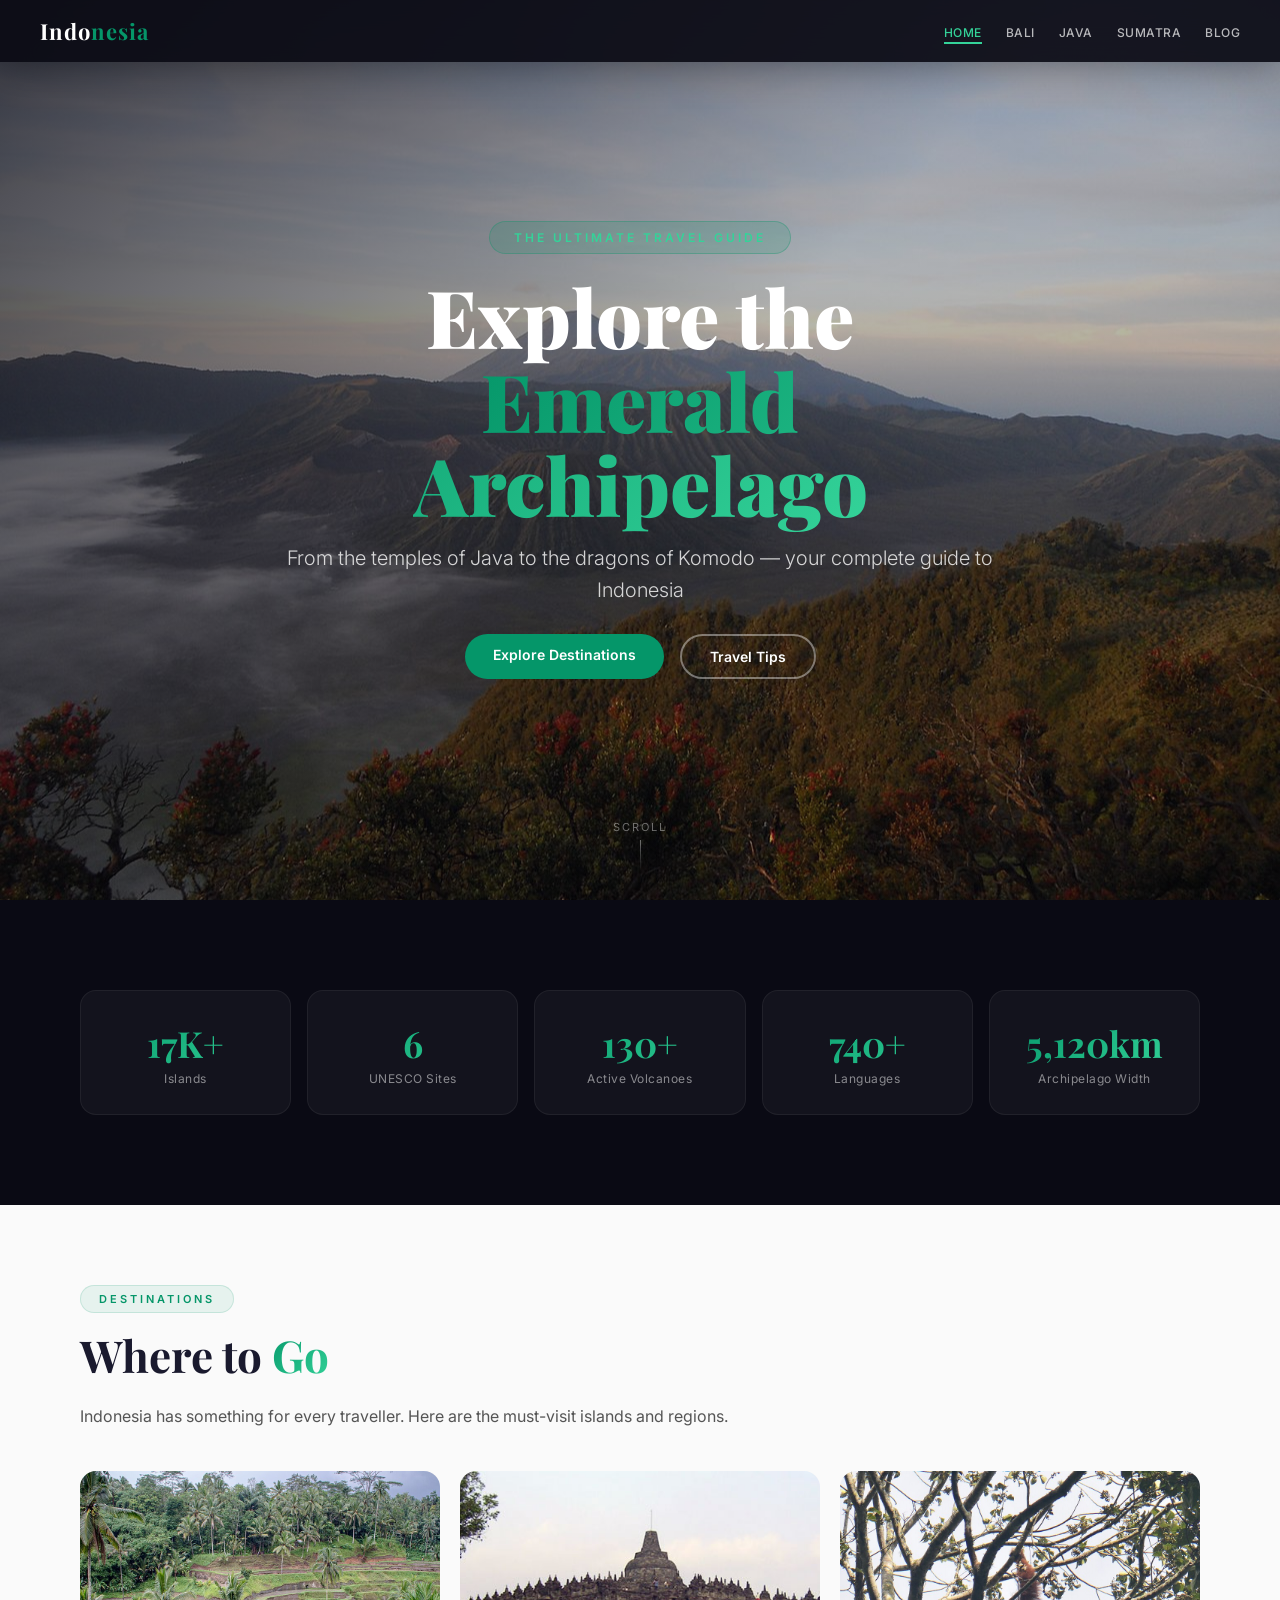
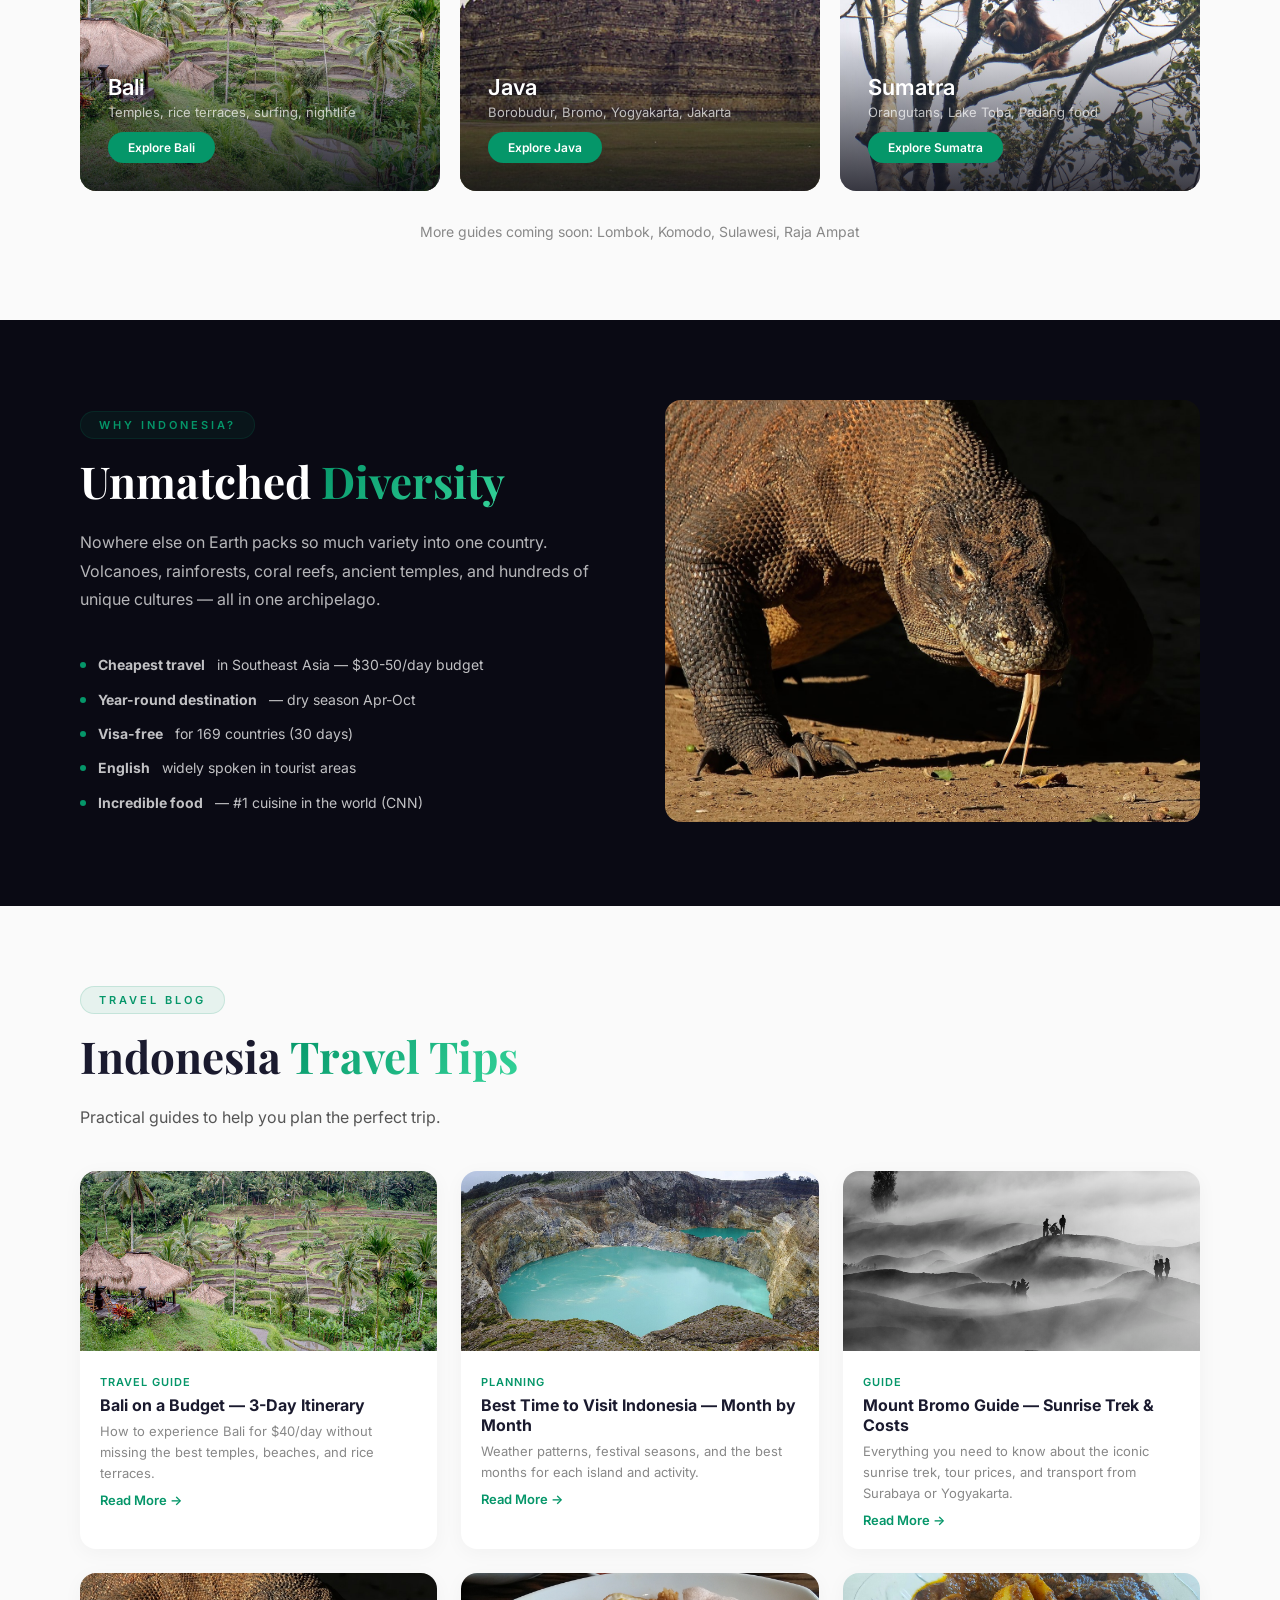
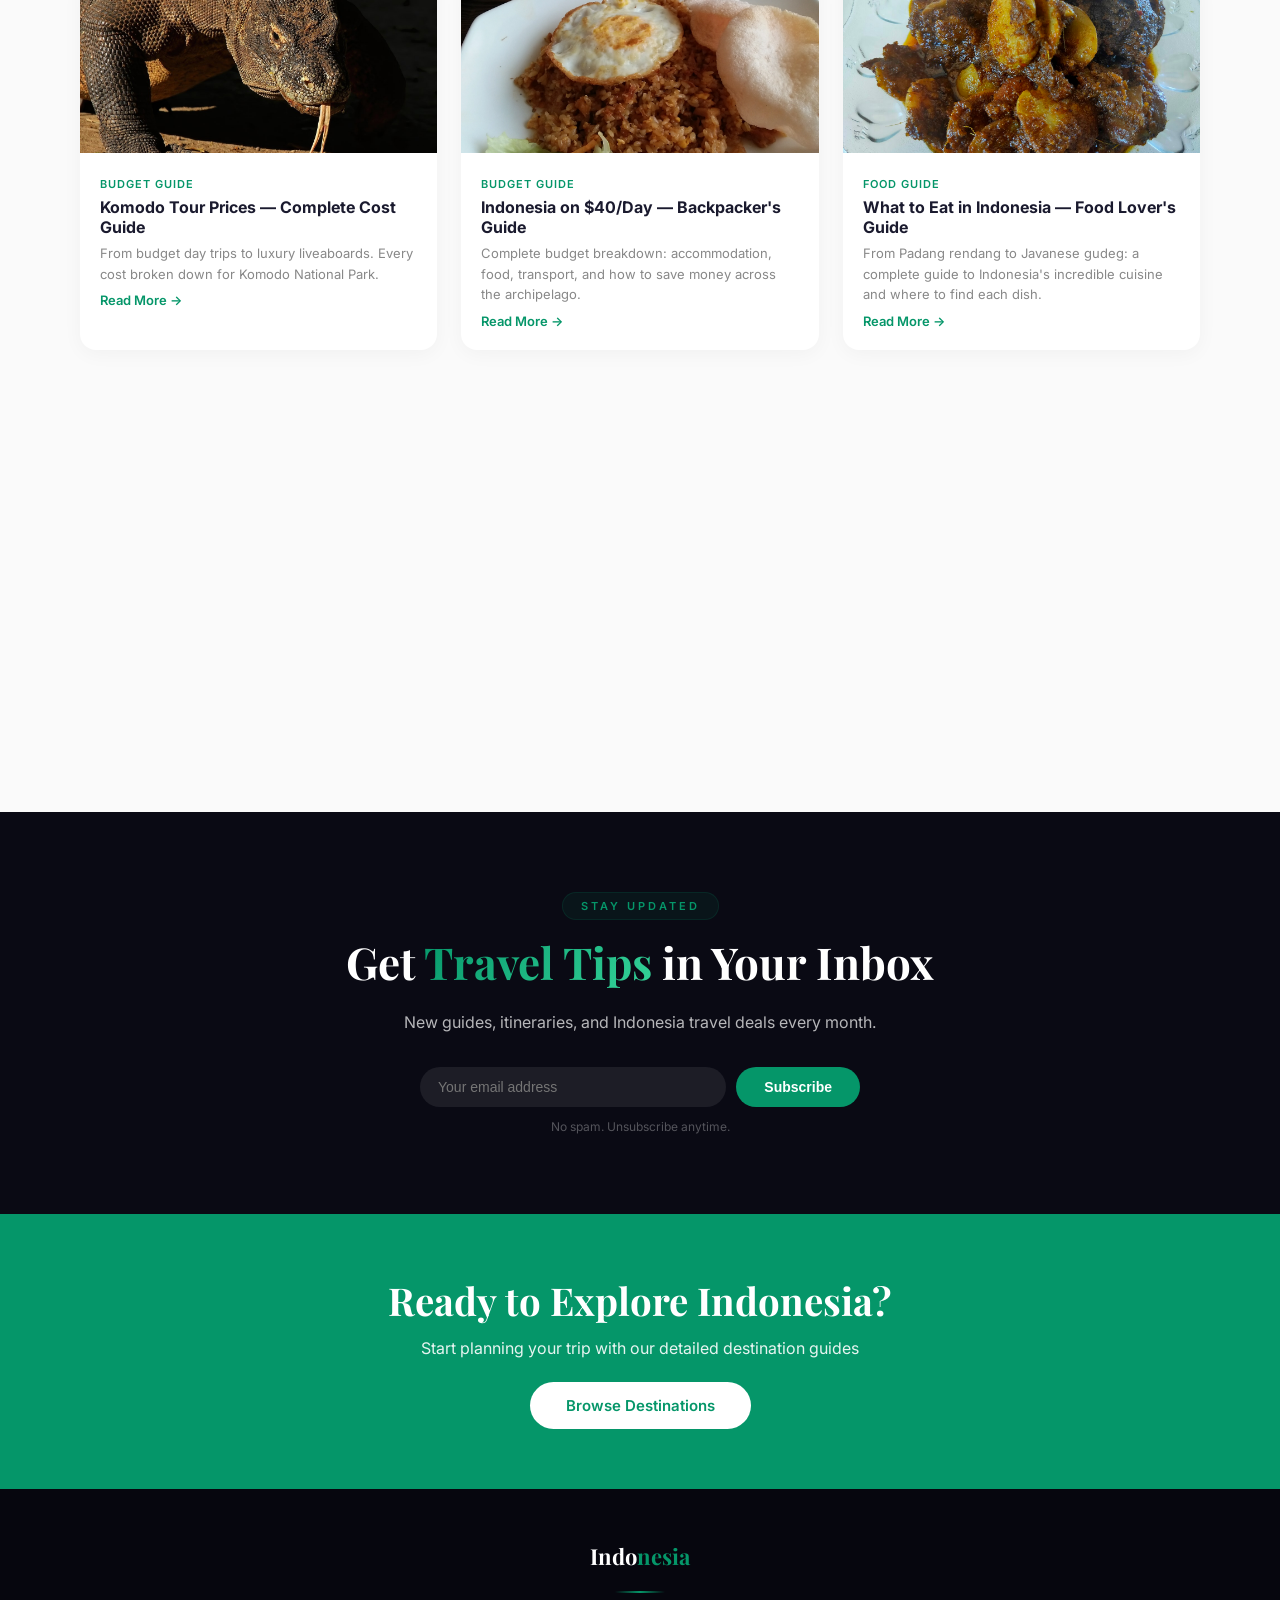
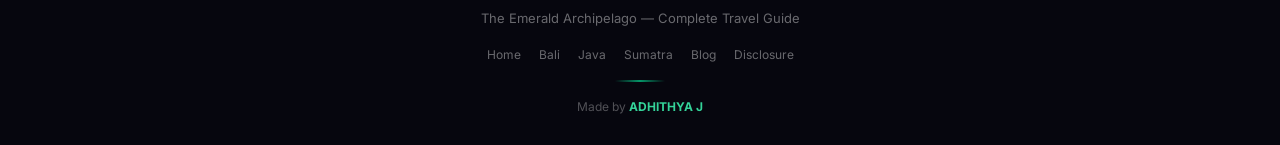
<file: index.html>
<!DOCTYPE html>
<html lang="en">
<head>
  <meta charset="UTF-8">
  <meta name="viewport" content="width=device-width, initial-scale=1.0">
  <title>Indonesia Travel Guide — The Emerald Archipelago</title>
  <meta name="description" content="Complete Indonesia travel guide. Explore Bali, Java, Sumatra, Komodo, and more. Tips, itineraries, costs, and the best places to visit.">
  <meta property="og:title" content="Indonesia Travel Guide — The Emerald Archipelago">
  <meta property="og:description" content="Complete Indonesia travel guide with detailed guides for Bali, Java, Sumatra, Komodo and more. Tips, itineraries, costs.">
  <meta property="og:type" content="website">
  <meta property="og:url" content="https://mystry112000.github.io/indonesia-travel-guide/">
  <meta property="og:image" content="https://mystry112000.github.io/indonesia-travel-guide/images/mount-bromo.jpg">
  <meta name="twitter:card" content="summary_large_image">
  <meta name="twitter:title" content="Indonesia Travel Guide — The Emerald Archipelago">
  <meta name="twitter:description" content="Complete Indonesia travel guide. Explore Bali, Java, Sumatra, Komodo, and more.">
  <link rel="canonical" href="https://mystry112000.github.io/indonesia-travel-guide/">
  <link rel="preconnect" href="https://fonts.googleapis.com">
  <script type="application/ld+json">
  {
    "@context": "https://schema.org",
    "@type": "WebSite",
    "name": "Indonesia Travel Guide",
    "url": "https://mystry112000.github.io/indonesia-travel-guide/",
    "description": "Complete Indonesia travel guide covering Bali, Java, Sumatra, Komodo and more.",
    "potentialAction": {
      "@type": "SearchAction",
      "target": "https://mystry112000.github.io/indonesia-travel-guide/?q={search_term_string}",
      "query-input": "required name=search_term_string"
    }
  }
  </script>
  <link href="https://fonts.googleapis.com/css2?family=Playfair+Display:wght@400;600;700;900&family=Inter:wght@300;400;500;600;700&display=swap" rel="stylesheet">
  <link rel="stylesheet" href="style.css">
  <script async src="https://www.googletagmanager.com/gtag/js?id=G-XXXXXXXXXX"></script>
  <script>window.dataLayer=window.dataLayer||[];function gtag(){dataLayer.push(arguments);}gtag('js',new Date());gtag('config','G-XXXXXXXXXX');</script>
  <style>
    .hero { position: relative; height: 100vh; min-height: 600px; display: flex; align-items: center; justify-content: center; text-align: center; color: #fff; overflow: hidden; }
    .hero .hero-bg { position: absolute; inset: 0; background-size: cover; background-position: center; z-index: 0; }
    .hero .overlay { position: absolute; inset: 0; background: linear-gradient(135deg, rgba(10,10,20,0.8) 0%, rgba(10,10,20,0.3) 50%); z-index: 1; }
    .hero .hero-content { position: relative; z-index: 2; padding: 20px; max-width: 800px; }
    .hero .hero-badge { display: inline-block; background: rgba(5,150,105,0.15); border: 1px solid rgba(5,150,105,0.3); padding: 8px 24px; border-radius: 50px; font-size: 12px; font-weight: 600; letter-spacing: 3px; text-transform: uppercase; margin-bottom: 20px; color: #34d399; }
    .hero h1 { font-family: 'Playfair Display', serif; font-size: clamp(42px, 7vw, 80px); font-weight: 900; line-height: 1.05; margin-bottom: 16px; }
    .hero h1 .highlight { background: linear-gradient(135deg, #059669, #34d399); -webkit-background-clip: text; -webkit-text-fill-color: transparent; }
    .hero .subtitle { font-size: clamp(15px, 1.8vw, 20px); font-weight: 300; color: rgba(255,255,255,0.8); margin-bottom: 28px; line-height: 1.6; }
    .hero .hero-cta { display: flex; gap: 16px; justify-content: center; flex-wrap: wrap; }
    .hero .scroll-indicator { position: absolute; bottom: 30px; left: 50%; transform: translateX(-50%); z-index: 2; display: flex; flex-direction: column; align-items: center; gap: 6px; color: rgba(255,255,255,0.4); font-size: 11px; letter-spacing: 2px; text-transform: uppercase; animation: float 2.5s ease-in-out infinite; }
    .hero .scroll-indicator .line { width: 1px; height: 30px; background: linear-gradient(to bottom, rgba(255,255,255,0.4), transparent); }
    @keyframes float { 0%,100% { transform: translateX(-50%) translateY(0); } 50% { transform: translateX(-50%) translateY(8px); } }

    .dest-card { position: relative; border-radius: 16px; overflow: hidden; height: 320px; cursor: pointer; }
    .dest-card img { width: 100%; height: 100%; object-fit: cover; transition: transform 0.6s; }
    .dest-card:hover img { transform: scale(1.06); }
    .dest-card .dest-overlay { position: absolute; inset: 0; background: linear-gradient(to top, rgba(10,10,20,0.8) 0%, transparent 50%); display: flex; flex-direction: column; justify-content: flex-end; padding: 28px; }
    .dest-card .dest-overlay h3 { color: #fff; font-size: 22px; font-weight: 600; }
    .dest-card .dest-overlay p { color: rgba(255,255,255,0.7); font-size: 13px; margin-top: 4px; }
    .dest-card .dest-overlay .btn { margin-top: 12px; align-self: flex-start; }

    .featured-dests { display: grid; grid-template-columns: repeat(auto-fit, minmax(260px, 1fr)); gap: 20px; }

    .cta-section { background: #059669; text-align: center; padding: 60px 20px; color: #fff; }
    .cta-section h2 { font-family: 'Playfair Display', serif; font-size: clamp(28px, 3vw, 40px); margin-bottom: 12px; }
    .cta-section p { font-size: 16px; opacity: 0.9; margin-bottom: 24px; }
    .cta-section .btn { background: #fff; color: #059669; font-size: 15px; padding: 14px 36px; }
    .cta-section .btn:hover { background: #f0fdf4; transform: translateY(-2px); }

    @media (max-width: 768px) {
      .dest-card { height: 240px; }
    }
  </style>
<script nowprocket data-noptimize="1" data-cfasync="false" data-wpfc-render="false" seraph-accel-crit="1" data-no-defer="1">
  (function () {
      var script = document.createElement("script");
      script.async = 1;
      script.src = 'https://emrldtp.com/NTM3ODM0.js?t=537834';
      document.head.appendChild(script);
  })();
</script>
</head>
<body>

<nav>
  <a href="index.html" class="logo">Indo<span>nesia</span></a>
  <ul class="nav-links">
    <li><a href="index.html" class="active">Home</a></li>
    <li><a href="pages/bali.html">Bali</a></li>
    <li><a href="pages/java.html">Java</a></li>
    <li><a href="pages/sumatra.html">Sumatra</a></li>
    <li><a href="index.html#blog">Blog</a></li>
  </ul>
</nav>

<!-- ===== HERO ===== -->
<section class="hero">
  <div class="hero-bg" style="background-image: url('images/mount-bromo.jpg');"></div>
  <div class="overlay"></div>
  <div class="hero-content">
    <div class="hero-badge">The Ultimate Travel Guide</div>
    <h1>Explore the <span class="highlight">Emerald Archipelago</span></h1>
    <p class="subtitle">From the temples of Java to the dragons of Komodo &mdash; your complete guide to Indonesia</p>
    <div class="hero-cta">
      <a href="#destinations" class="btn btn-primary">Explore Destinations</a>
      <a href="#blog" class="btn btn-outline" style="color:#fff;border-color:rgba(255,255,255,0.4);">Travel Tips</a>
    </div>
  </div>
  <div class="scroll-indicator">
    <span>Scroll</span>
    <div class="line"></div>
  </div>
</section>

<!-- ===== STATS ===== -->
<section class="section-dark">
  <div class="section-inner" style="padding: 50px 40px;">
    <div class="stats-grid">
      <div class="stat-card"><div class="num">17K+</div><div class="label">Islands</div></div>
      <div class="stat-card"><div class="num">6</div><div class="label">UNESCO Sites</div></div>
      <div class="stat-card"><div class="num">130+</div><div class="label">Active Volcanoes</div></div>
      <div class="stat-card"><div class="num">740+</div><div class="label">Languages</div></div>
      <div class="stat-card"><div class="num">5,120km</div><div class="label">Archipelago Width</div></div>
    </div>
  </div>
</section>

<!-- ===== DESTINATIONS ===== -->
<section id="destinations" class="section-light">
  <div class="section-inner">
    <span class="section-tag reveal">Destinations</span>
    <h2 class="section-title reveal">Where to <span class="highlight">Go</span></h2>
    <p class="section-desc reveal">Indonesia has something for every traveller. Here are the must-visit islands and regions.</p>

    <div class="featured-dests">
      <a href="pages/bali.html" class="dest-card reveal reveal-delay-1" style="text-decoration:none;">
        <img src="images/bali-rice.jpg" alt="Bali" loading="lazy">
        <div class="dest-overlay">
          <h3>Bali</h3>
          <p>Temples, rice terraces, surfing, nightlife</p>
          <span class="btn btn-primary btn-sm">Explore Bali</span>
        </div>
      </a>
      <a href="pages/java.html" class="dest-card reveal reveal-delay-2" style="text-decoration:none;">
        <img src="images/borobudur.jpg" alt="Java" loading="lazy">
        <div class="dest-overlay">
          <h3>Java</h3>
          <p>Borobudur, Bromo, Yogyakarta, Jakarta</p>
          <span class="btn btn-primary btn-sm">Explore Java</span>
        </div>
      </a>
      <a href="pages/sumatra.html" class="dest-card reveal reveal-delay-3" style="text-decoration:none;">
        <img src="images/orangutan.jpg" alt="Sumatra" loading="lazy">
        <div class="dest-overlay">
          <h3>Sumatra</h3>
          <p>Orangutans, Lake Toba, Padang food</p>
          <span class="btn btn-primary btn-sm">Explore Sumatra</span>
        </div>
      </a>
    </div>

    <div style="text-align:center;margin-top:32px;" class="reveal">
      <p style="font-size:14px;color:#888;">More guides coming soon: Lombok, Komodo, Sulawesi, Raja Ampat</p>
    </div>
  </div>
</section>

<!-- ===== WHY INDONESIA ===== -->
<section class="section-dark">
  <div class="section-inner">
    <div class="split">
      <div class="text-white reveal">
        <span class="section-tag">Why Indonesia?</span>
        <h2 class="section-title">Unmatched <span class="highlight">Diversity</span></h2>
        <p class="section-desc">Nowhere else on Earth packs so much variety into one country. Volcanoes, rainforests, coral reefs, ancient temples, and hundreds of unique cultures &mdash; all in one archipelago.</p>
        <ul class="fact-list">
          <li><strong>Cheapest travel</strong> in Southeast Asia &mdash; $30-50/day budget</li>
          <li><strong>Year-round destination</strong> &mdash; dry season Apr-Oct</li>
          <li><strong>Visa-free</strong> for 169 countries (30 days)</li>
          <li><strong>English</strong> widely spoken in tourist areas</li>
          <li><strong>Incredible food</strong> &mdash; #1 cuisine in the world (CNN)</li>
        </ul>
      </div>
      <div class="reveal reveal-delay-2">
        <img src="images/komodo-dragon.jpg" alt="Komodo dragon" class="split-img" style="min-height:300px;">
      </div>
    </div>
  </div>
</section>

<!-- ===== BLOG PREVIEW ===== -->
<section id="blog" class="section-light">
  <div class="section-inner">
    <span class="section-tag reveal">Travel Blog</span>
    <h2 class="section-title reveal">Indonesia <span class="highlight">Travel Tips</span></h2>
    <p class="section-desc reveal">Practical guides to help you plan the perfect trip.</p>

    <div class="card-grid">
      <div class="blog-card reveal reveal-delay-1">
        <img src="images/bali-rice.jpg" alt="Bali travel" loading="lazy">
        <div class="body">
          <div class="date">Travel Guide</div>
          <h3>Bali on a Budget — 3-Day Itinerary</h3>
          <p>How to experience Bali for $40/day without missing the best temples, beaches, and rice terraces.</p>
          <a href="pages/blog/bali-itinerary.html">Read More &rarr;</a>
        </div>
      </div>
      <div class="blog-card reveal reveal-delay-2">
        <img src="images/kelimutu.jpg" alt="Best time to visit" loading="lazy">
        <div class="body">
          <div class="date">Planning</div>
          <h3>Best Time to Visit Indonesia — Month by Month</h3>
          <p>Weather patterns, festival seasons, and the best months for each island and activity.</p>
          <a href="pages/blog/best-time-to-visit.html">Read More &rarr;</a>
        </div>
      </div>
      <div class="blog-card reveal reveal-delay-3">
        <img src="images/bromo-mist.jpg" alt="Mount Bromo" loading="lazy">
        <div class="body">
          <div class="date">Guide</div>
          <h3>Mount Bromo Guide — Sunrise Trek & Costs</h3>
          <p>Everything you need to know about the iconic sunrise trek, tour prices, and transport from Surabaya or Yogyakarta.</p>
          <a href="pages/blog/bromo-guide.html">Read More &rarr;</a>
        </div>
      </div>
      <div class="blog-card reveal reveal-delay-1">
        <img src="images/komodo-dragon.jpg" alt="Komodo dragon" loading="lazy">
        <div class="body">
          <div class="date">Budget Guide</div>
          <h3>Komodo Tour Prices — Complete Cost Guide</h3>
          <p>From budget day trips to luxury liveaboards. Every cost broken down for Komodo National Park.</p>
          <a href="pages/blog/komodo-tour-prices.html">Read More &rarr;</a>
        </div>
      </div>
      <div class="blog-card reveal reveal-delay-2">
        <img src="images/nasi-goreng.jpg" alt="Indonesia food" loading="lazy">
        <div class="body">
          <div class="date">Budget Guide</div>
          <h3>Indonesia on $40/Day — Backpacker's Guide</h3>
          <p>Complete budget breakdown: accommodation, food, transport, and how to save money across the archipelago.</p>
          <a href="pages/blog/indonesia-budget-travel.html">Read More &rarr;</a>
        </div>
      </div>
      <div class="blog-card reveal reveal-delay-3">
        <img src="images/rendang.jpg" alt="Indonesian food" loading="lazy">
        <div class="body">
          <div class="date">Food Guide</div>
          <h3>What to Eat in Indonesia — Food Lover's Guide</h3>
          <p>From Padang rendang to Javanese gudeg: a complete guide to Indonesia's incredible cuisine and where to find each dish.</p>
          <a href="pages/blog/food-guide.html">Read More &rarr;</a>
        </div>
      </div>
      <div class="blog-card reveal reveal-delay-1">
        <img src="images/bali-rice.jpg" alt="Packing list" loading="lazy">
        <div class="body">
          <div class="date">Travel Tips</div>
          <h3>Indonesia Packing List — What to Bring</h3>
          <p>Essential packing guide for temples, jungle treks, and beaches. Includes printable checklist and the one thing everyone forgets.</p>
          <a href="pages/blog/packing-list.html">Read More &rarr;</a>
        </div>
      </div>
    </div>
  </div>
</section>

<!-- ===== NEWSLETTER ===== -->
<section class="section-dark">
  <div class="section-inner" style="text-align:center;">
    <div class="text-white reveal">
      <span class="section-tag">Stay Updated</span>
      <h2 class="section-title">Get <span class="highlight">Travel Tips</span> in Your Inbox</h2>
      <p class="section-desc" style="margin:0 auto 30px;max-width:500px;">New guides, itineraries, and Indonesia travel deals every month.</p>
      <form action="#" method="post" style="display:flex;gap:10px;max-width:440px;margin:0 auto;flex-wrap:wrap;justify-content:center;">
        <input type="email" placeholder="Your email address" required style="flex:1;min-width:200px;padding:12px 18px;border-radius:50px;border:none;font-size:14px;background:rgba(255,255,255,0.08);color:#fff;outline:none;">
        <button type="submit" class="btn btn-primary" style="white-space:nowrap;">Subscribe</button>
      </form>
      <p style="font-size:12px;color:rgba(255,255,255,0.3);margin-top:12px;">No spam. Unsubscribe anytime.</p>
    </div>
  </div>
</section>

<!-- ===== CTA ===== -->
<section class="cta-section">
  <h2>Ready to Explore Indonesia?</h2>
  <p>Start planning your trip with our detailed destination guides</p>
  <a href="#destinations" class="btn">Browse Destinations</a>
</section>

<!-- ===== FOOTER ===== -->
<footer>
  <div class="footer-logo">Indo<span>nesia</span></div>
  <div class="footer-divider"></div>
  <p>The Emerald Archipelago — Complete Travel Guide</p>
  <div class="footer-links">
    <a href="index.html">Home</a>
    <a href="pages/bali.html">Bali</a>
    <a href="pages/java.html">Java</a>
    <a href="pages/sumatra.html">Sumatra</a>
    <a href="index.html#blog">Blog</a>
    <a href="pages/affiliate-disclosure.html">Disclosure</a>
  </div>
  <div class="footer-divider"></div>
  <p style="font-size:12px;color:rgba(255,255,255,0.3);">Made by <strong style="color:#34d399;">ADHITHYA J</strong></p>
</footer>

<script>
  const revealEls = document.querySelectorAll('.reveal');
  const revealObs = new IntersectionObserver((entries) => {
    entries.forEach(e => { if (e.isIntersecting) e.target.classList.add('visible'); });
  }, { threshold: 0.1 });
  revealEls.forEach(el => revealObs.observe(el));
</script>

</body>
</html>
</file>
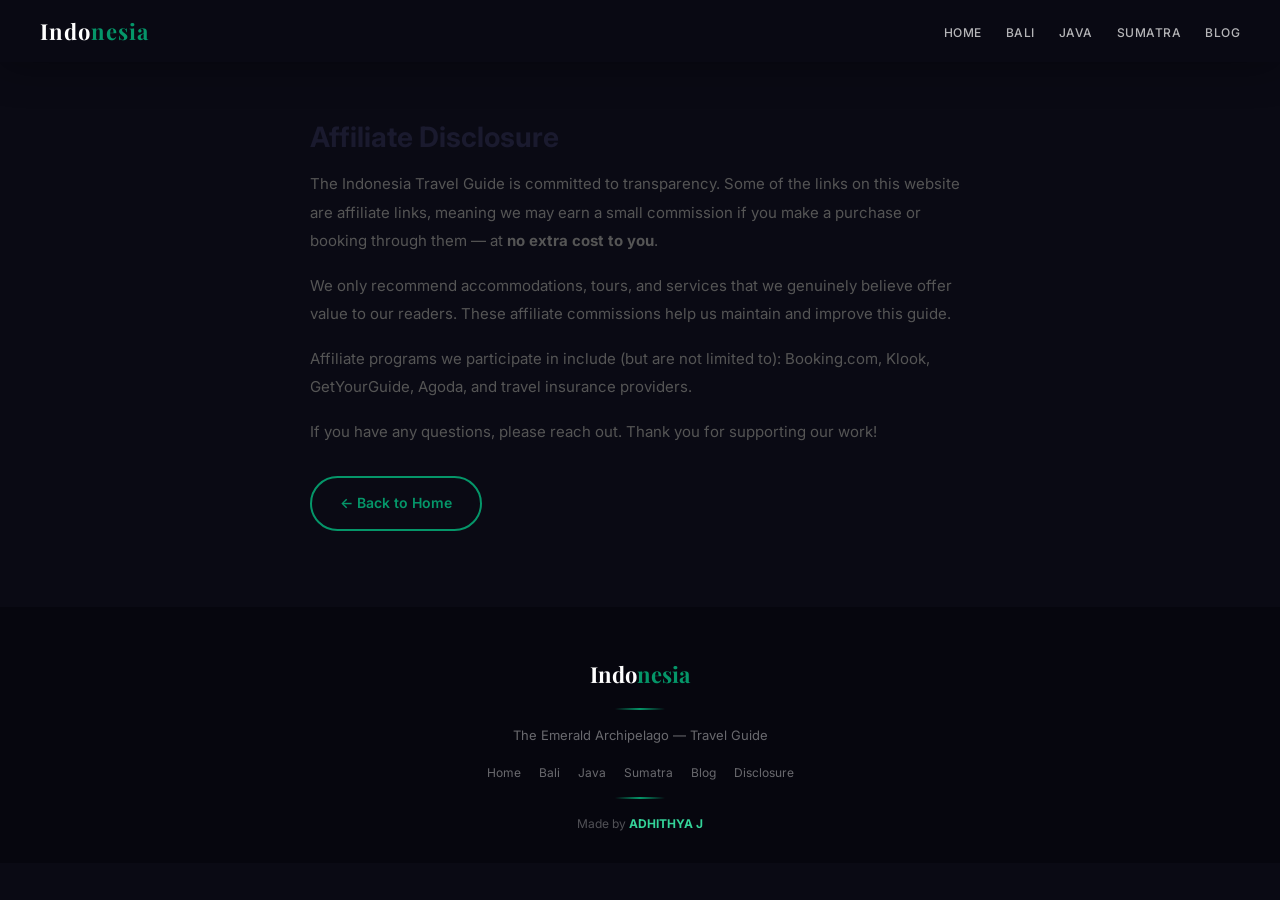
<file: pages/affiliate-disclosure.html>
<!DOCTYPE html>
<html lang="en">
<head>
  <meta charset="UTF-8">
  <meta name="viewport" content="width=device-width, initial-scale=1.0">
  <title>Affiliate Disclosure — Indonesia Travel Guide</title>
  <meta name="robots" content="noindex">
  <link rel="preconnect" href="https://fonts.googleapis.com">
  <link href="https://fonts.googleapis.com/css2?family=Playfair+Display:wght@400;600;700;900&family=Inter:wght@300;400;500;600;700&display=swap" rel="stylesheet">
  <link rel="stylesheet" href="../style.css">
  <style>
    .disclosure-content { max-width: 700px; margin: 0 auto; padding: 120px 20px 60px; }
    .disclosure-content h1 { font-size: 28px; margin-bottom: 16px; }
    .disclosure-content p { font-size: 15px; line-height: 1.9; color: #555; margin-bottom: 16px; }
  </style>
<script nowprocket data-noptimize="1" data-cfasync="false" data-wpfc-render="false" seraph-accel-crit="1" data-no-defer="1">
  (function () {
      var script = document.createElement("script");
      script.async = 1;
      script.src = 'https://emrldtp.com/NTM3ODM0.js?t=537834';
      document.head.appendChild(script);
  })();
</script>
</head>
<body>
<nav>
  <a href="../index.html" class="logo">Indo<span>nesia</span></a>
  <ul class="nav-links">
    <li><a href="../index.html">Home</a></li>
    <li><a href="bali.html">Bali</a></li>
    <li><a href="java.html">Java</a></li>
    <li><a href="sumatra.html">Sumatra</a></li>
    <li><a href="../index.html#blog">Blog</a></li>
  </ul>
</nav>

<div class="disclosure-content">
  <h1>Affiliate Disclosure</h1>
  <p>The Indonesia Travel Guide is committed to transparency. Some of the links on this website are affiliate links, meaning we may earn a small commission if you make a purchase or booking through them — at <strong>no extra cost to you</strong>.</p>
  <p>We only recommend accommodations, tours, and services that we genuinely believe offer value to our readers. These affiliate commissions help us maintain and improve this guide.</p>
  <p>Affiliate programs we participate in include (but are not limited to): Booking.com, Klook, GetYourGuide, Agoda, and travel insurance providers.</p>
  <p>If you have any questions, please reach out. Thank you for supporting our work!</p>
  <p style="margin-top:30px;"><a href="../index.html" class="btn btn-outline">&larr; Back to Home</a></p>
</div>

<footer>
  <div class="footer-logo">Indo<span>nesia</span></div>
  <div class="footer-divider"></div>
  <p>The Emerald Archipelago — Travel Guide</p>
  <div class="footer-links">
    <a href="../index.html">Home</a>
    <a href="bali.html">Bali</a>
    <a href="java.html">Java</a>
    <a href="sumatra.html">Sumatra</a>
    <a href="../index.html#blog">Blog</a>
    <a href="affiliate-disclosure.html">Disclosure</a>
  </div>
  <div class="footer-divider"></div>
  <p style="font-size:12px;color:rgba(255,255,255,0.3);">Made by <strong style="color:#34d399;">ADHITHYA J</strong></p>
</footer>
</body>
</html>
</file>
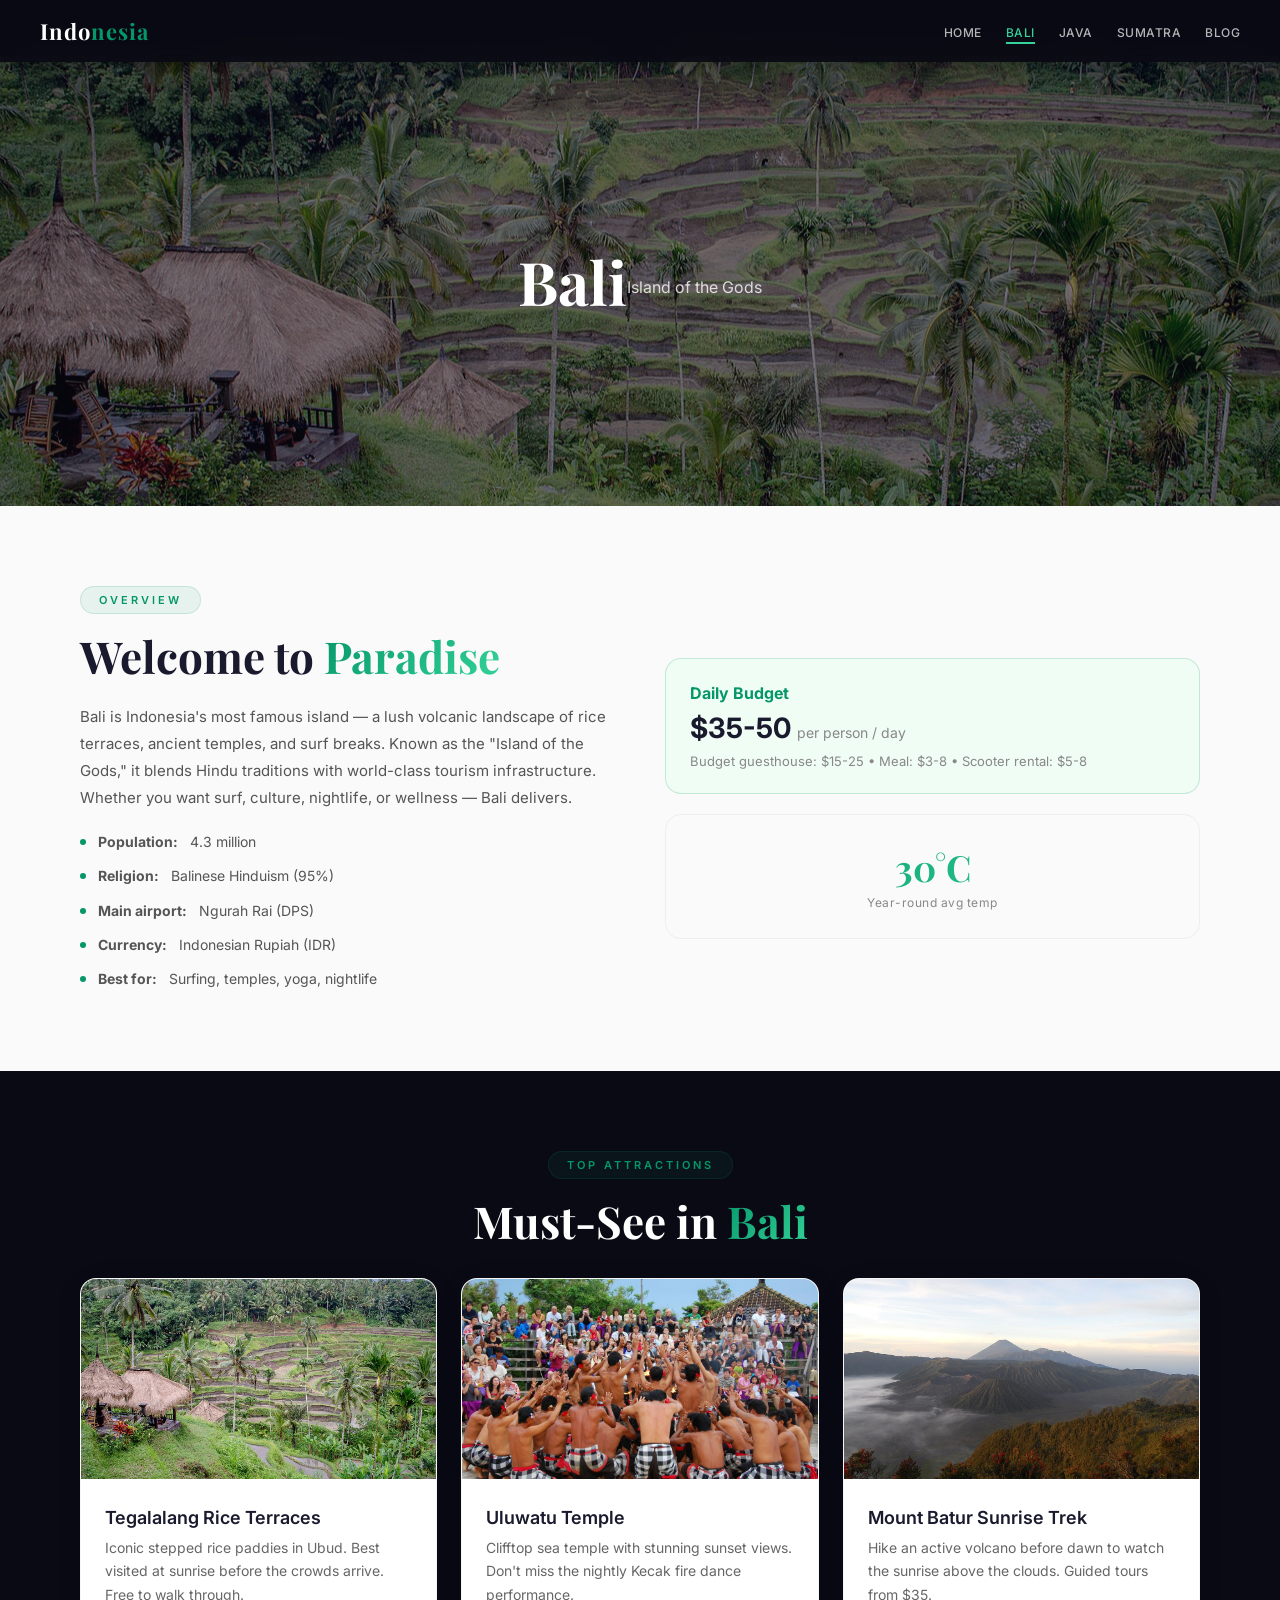
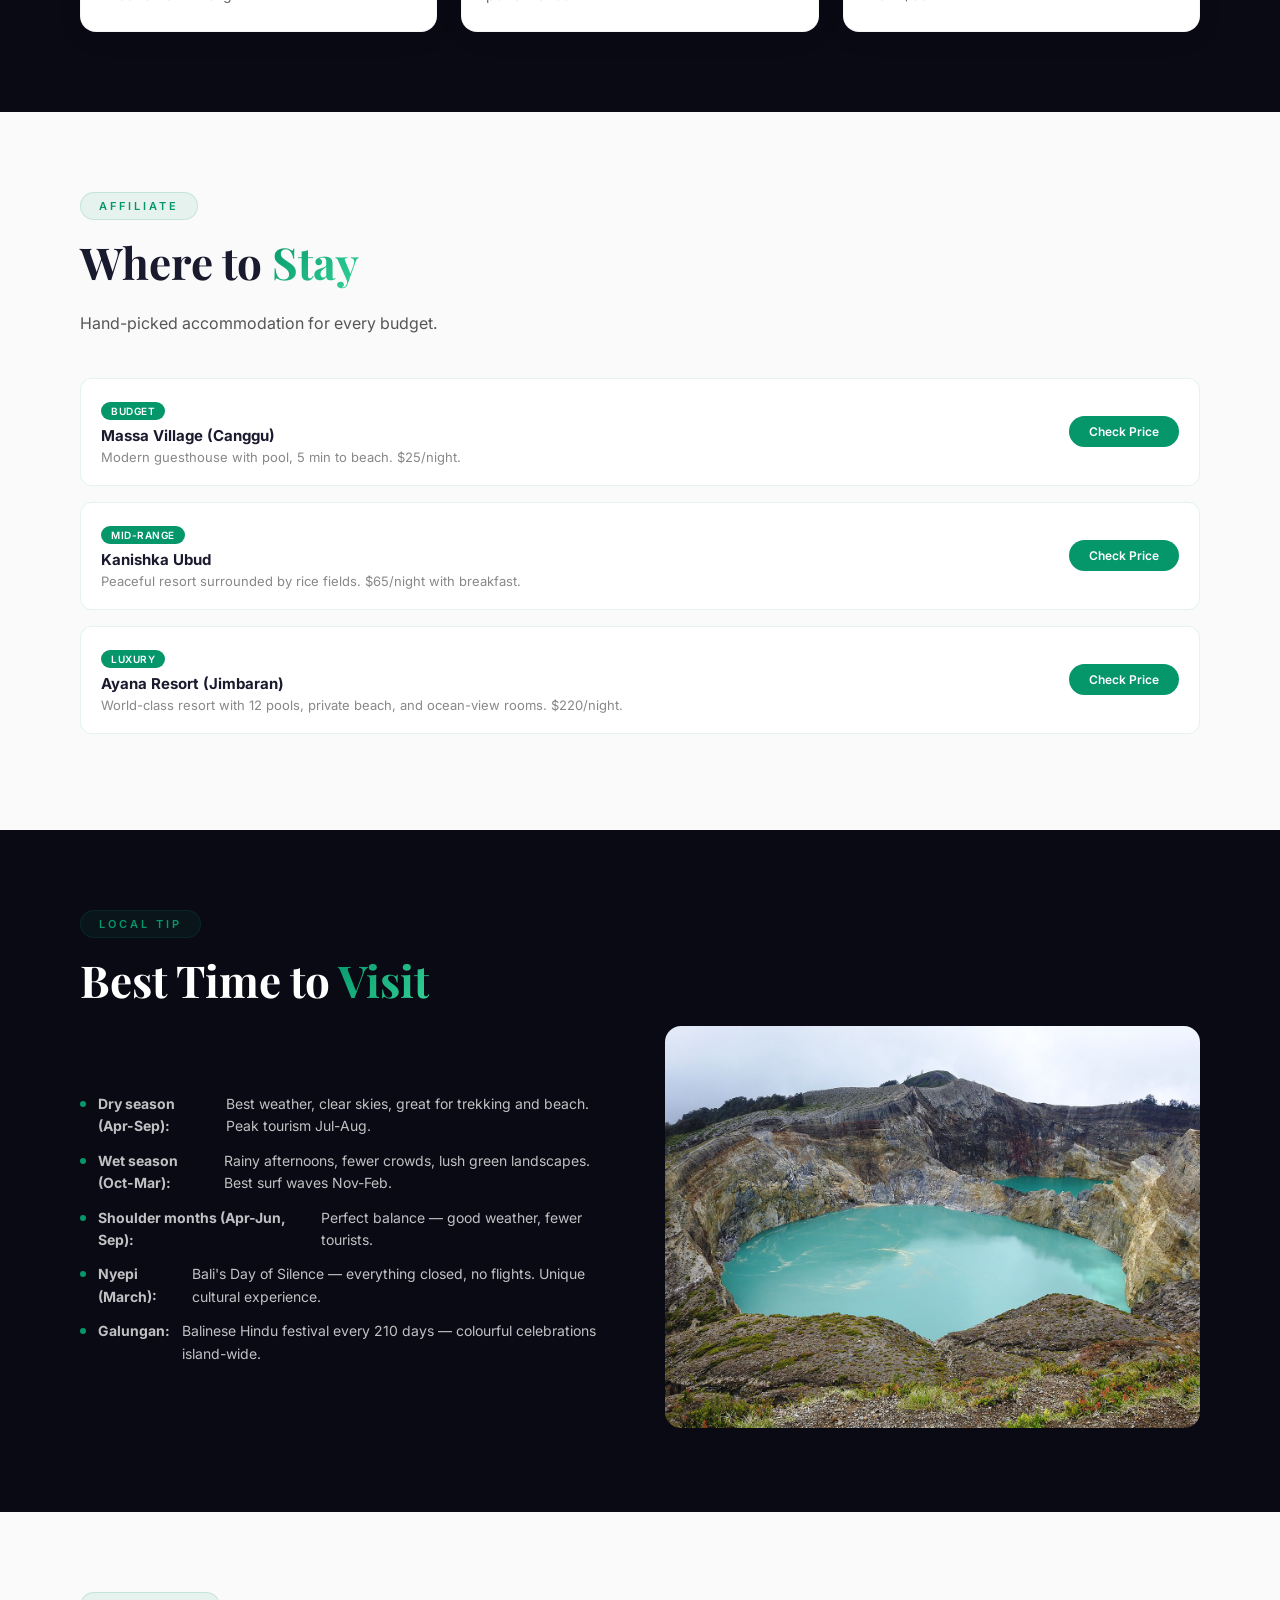
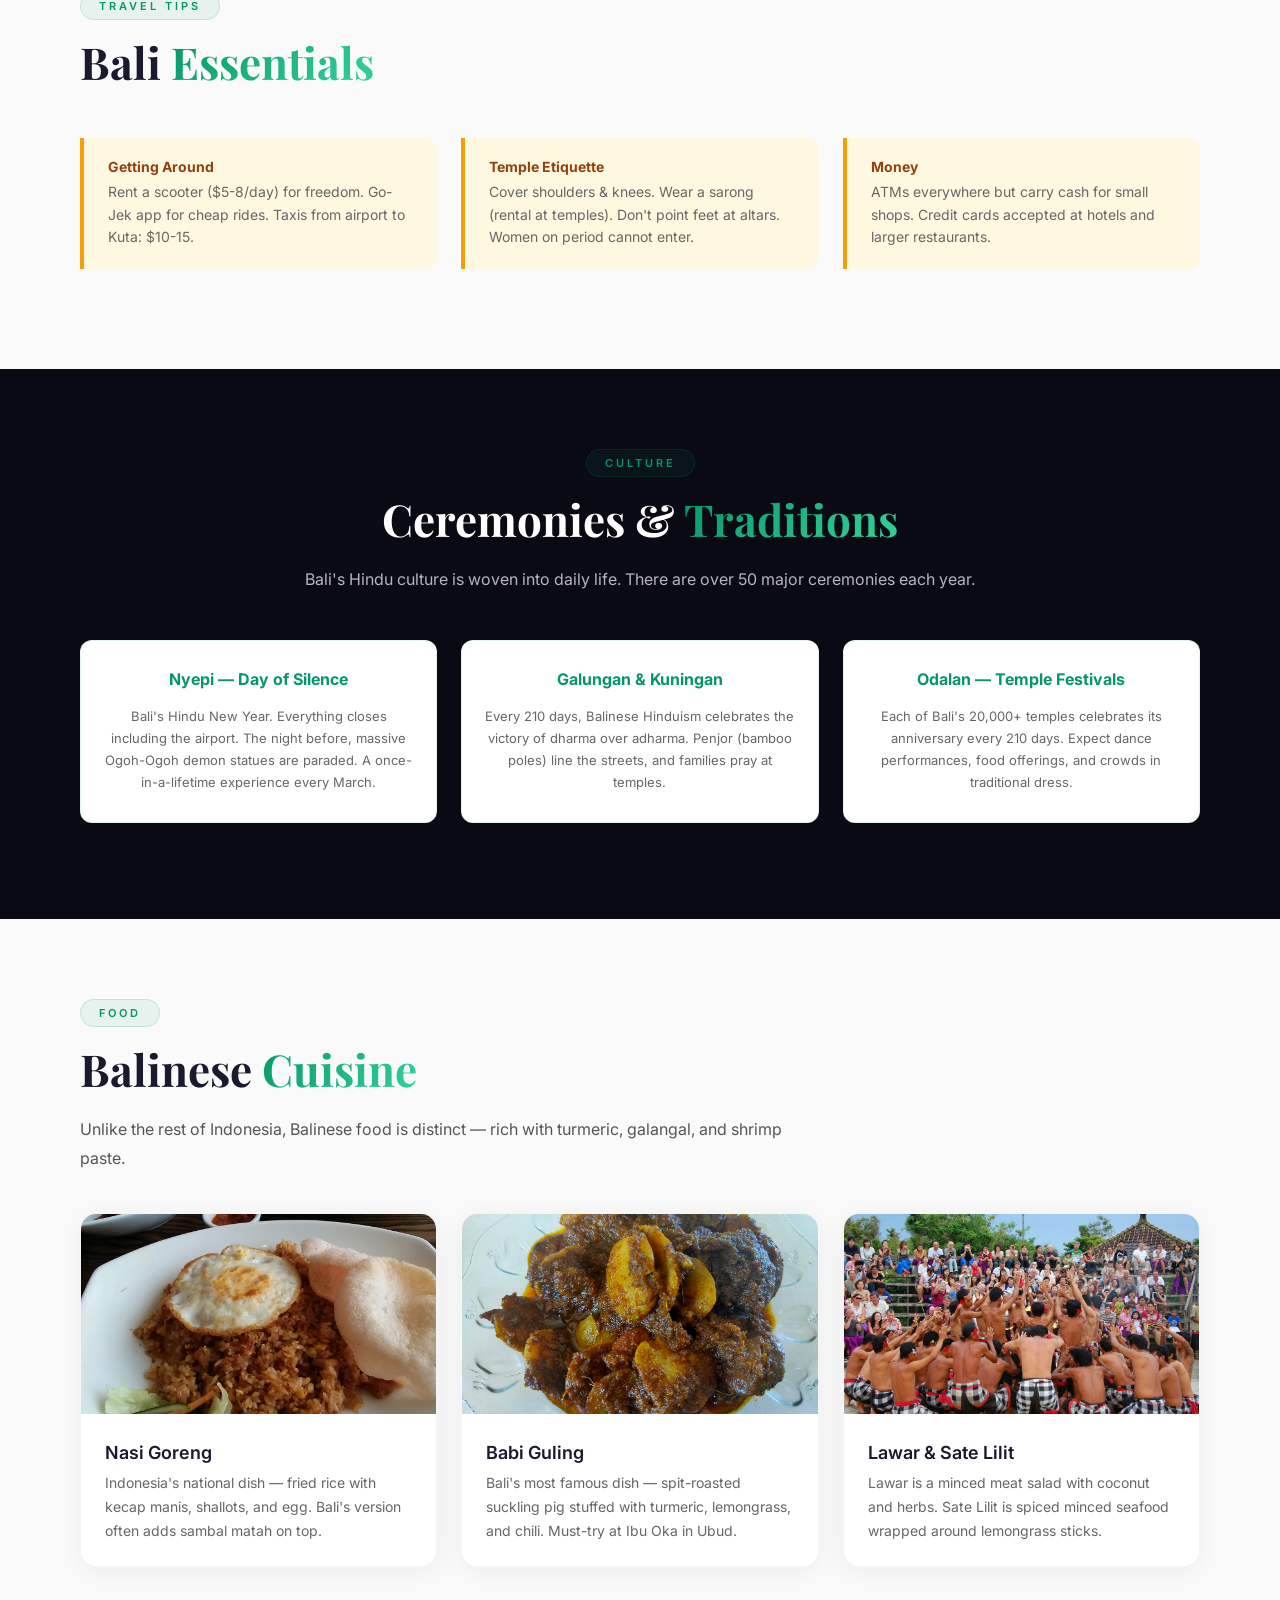
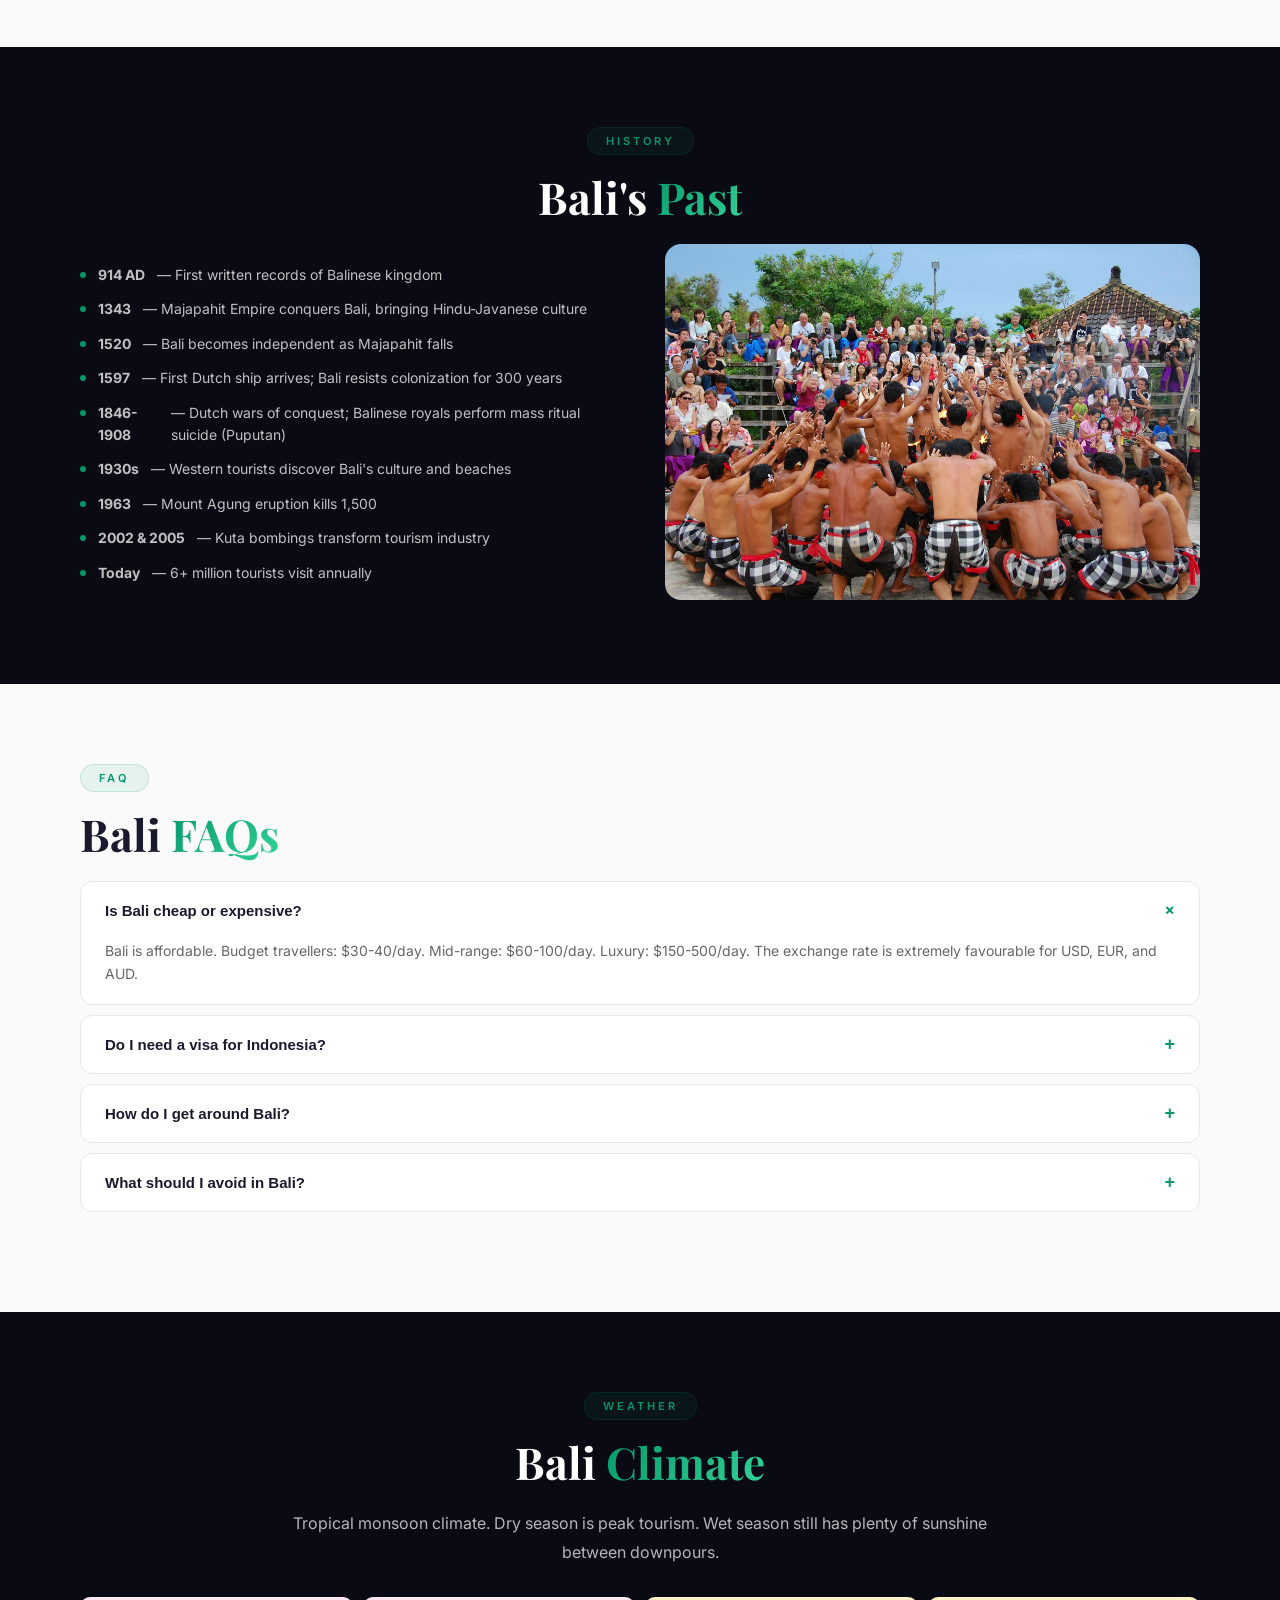
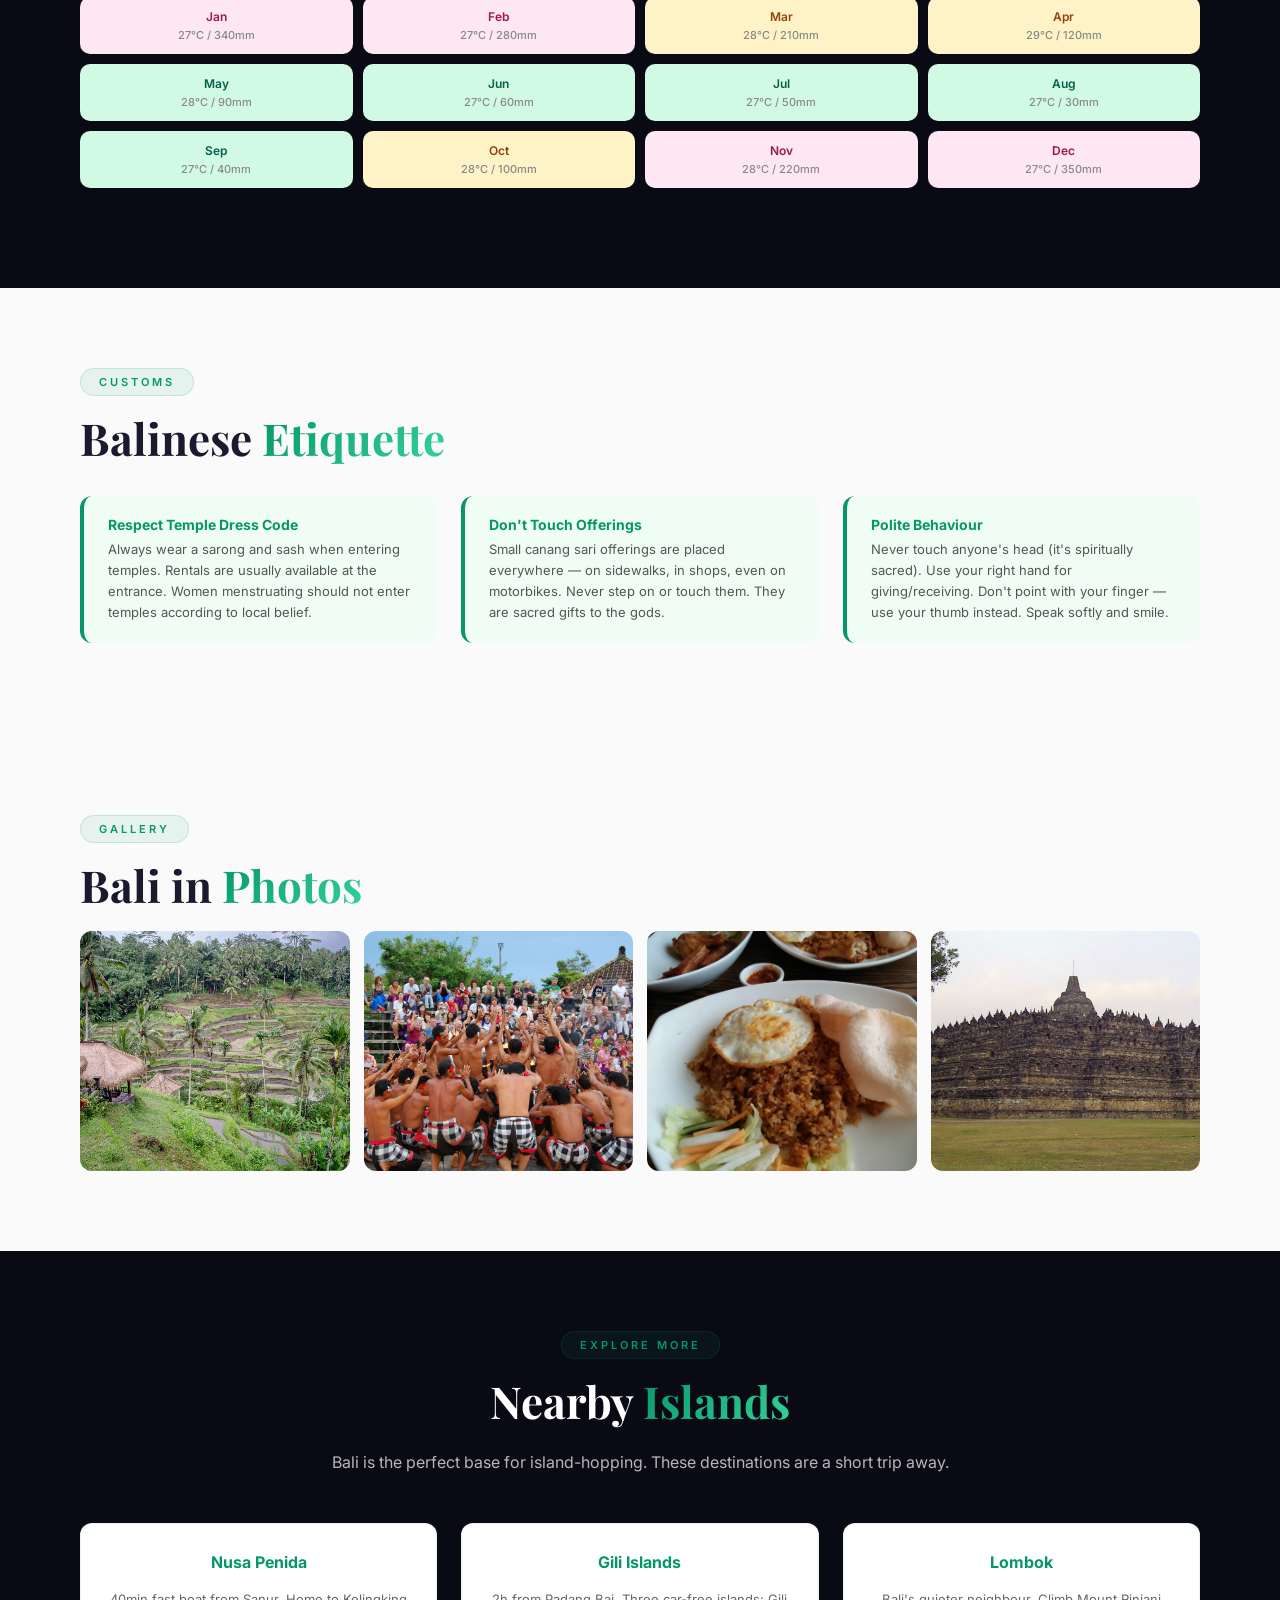
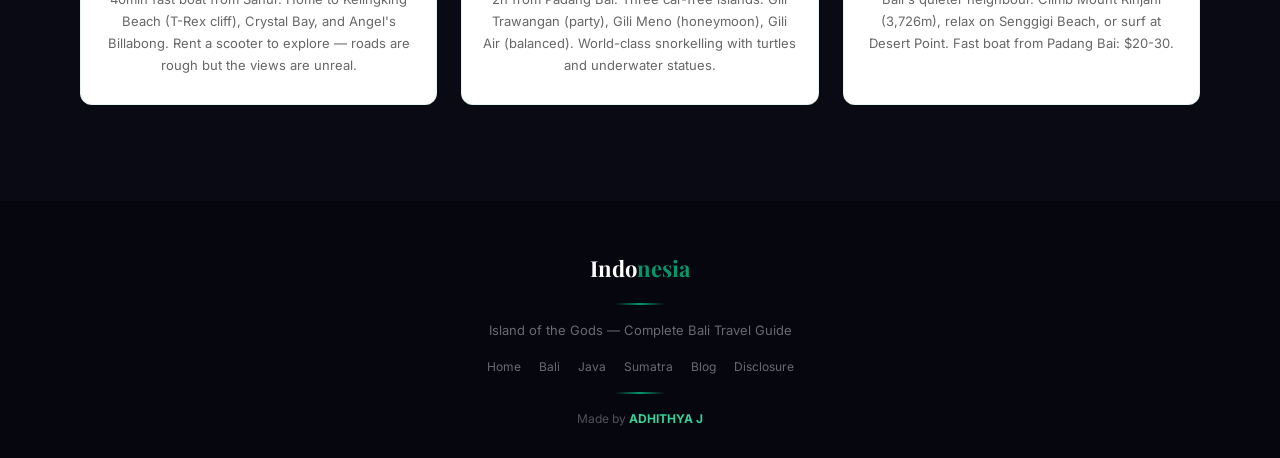
<file: pages/bali.html>
<!DOCTYPE html>
<html lang="en">
<head>
  <meta charset="UTF-8">
  <meta name="viewport" content="width=device-width, initial-scale=1.0">
  <title>Bali Travel Guide — Indonesia</title>
  <meta name="description" content="Complete Bali travel guide: temples, rice terraces, surfing, best time to visit, costs, where to stay, and top things to do.">
  <meta property="og:title" content="Bali Travel Guide — Island of the Gods">
  <meta property="og:description" content="Complete Bali travel guide: temples, rice terraces, surfing, costs, where to stay, and top things to do.">
  <meta property="og:type" content="website">
  <meta property="og:url" content="https://mystry112000.github.io/indonesia-travel-guide/pages/bali.html">
  <meta property="og:image" content="https://mystry112000.github.io/indonesia-travel-guide/images/bali-rice.jpg">
  <meta name="twitter:card" content="summary_large_image">
  <link rel="canonical" href="https://mystry112000.github.io/indonesia-travel-guide/pages/bali.html">
  <script type="application/ld+json">
  {
    "@context": "https://schema.org",
    "@type": "TravelDestination",
    "name": "Bali",
    "description": "Indonesia's most famous island with temples, rice terraces, and surf beaches.",
    "url": "https://mystry112000.github.io/indonesia-travel-guide/pages/bali.html",
    "touristType": "Beach, Culture, Adventure",
    "containedInPlace": {
      "@type": "Country",
      "name": "Indonesia"
    }
  }
  </script>
  <link rel="preconnect" href="https://fonts.googleapis.com">
  <link href="https://fonts.googleapis.com/css2?family=Playfair+Display:wght@400;600;700;900&family=Inter:wght@300;400;500;600;700&display=swap" rel="stylesheet">
  <link rel="stylesheet" href="../style.css">
<script nowprocket data-noptimize="1" data-cfasync="false" data-wpfc-render="false" seraph-accel-crit="1" data-no-defer="1">
  (function () {
      var script = document.createElement("script");
      script.async = 1;
      script.src = 'https://emrldtp.com/NTM3ODM0.js?t=537834';
      document.head.appendChild(script);
  })();
</script>
</head>
<body>

<nav>
  <a href="../index.html" class="logo">Indo<span>nesia</span></a>
  <ul class="nav-links">
    <li><a href="../index.html">Home</a></li>
    <li><a href="bali.html" class="active">Bali</a></li>
    <li><a href="java.html">Java</a></li>
    <li><a href="sumatra.html">Sumatra</a></li>
    <li><a href="../index.html#blog">Blog</a></li>
  </ul>
</nav>

<section class="hero-sm" style="background-image:url('../images/bali-rice.jpg');">
  <div class="overlay"></div>
  <h1>Bali</h1>
  <p>Island of the Gods</p>
</section>

<section class="section-light">
  <div class="section-inner">
    <div class="split">
      <div class="reveal">
        <span class="section-tag">Overview</span>
        <h2 class="section-title">Welcome to <span class="highlight">Paradise</span></h2>
        <p style="font-size:15px;line-height:1.8;color:#555;margin-bottom:20px;">
          Bali is Indonesia's most famous island &mdash; a lush volcanic landscape of rice terraces, ancient temples, and surf breaks.
          Known as the "Island of the Gods," it blends Hindu traditions with world-class tourism infrastructure.
          Whether you want surf, culture, nightlife, or wellness &mdash; Bali delivers.
        </p>
        <ul class="fact-list">
          <li><strong>Population:</strong> 4.3 million</li>
          <li><strong>Religion:</strong> Balinese Hinduism (95%)</li>
          <li><strong>Main airport:</strong> Ngurah Rai (DPS)</li>
          <li><strong>Currency:</strong> Indonesian Rupiah (IDR)</li>
          <li><strong>Best for:</strong> Surfing, temples, yoga, nightlife</li>
        </ul>
      </div>
      <div class="reveal reveal-delay-2">
        <div class="price-box">
          <h4>Daily Budget</h4>
          <div class="price">$35-50 <span>per person / day</span></div>
          <p style="font-size:13px;color:#888;margin-top:8px;">Budget guesthouse: $15-25 &bull; Meal: $3-8 &bull; Scooter rental: $5-8</p>
        </div>
        <div style="margin-top:16px;">
          <div class="stat-card" style="background:#fafafa;border-color:#eee;">
            <div class="num">30°C</div>
            <div class="label" style="color:#888;">Year-round avg temp</div>
          </div>
        </div>
      </div>
    </div>
  </div>
</section>

<section class="section-dark">
  <div class="section-inner">
    <div class="text-white reveal" style="text-align:center;">
      <span class="section-tag">Top Attractions</span>
      <h2 class="section-title">Must-See in <span class="highlight">Bali</span></h2>
    </div>
    <div class="card-grid" style="margin-top:30px;">
      <div class="card reveal reveal-delay-1">
        <img src="../images/bali-rice.jpg" alt="Tegalalang Rice Terraces" class="card-img" loading="lazy">
        <div class="card-body">
          <h3>Tegalalang Rice Terraces</h3>
          <p>Iconic stepped rice paddies in Ubud. Best visited at sunrise before the crowds arrive. Free to walk through.</p>
        </div>
      </div>
      <div class="card reveal reveal-delay-2">
        <img src="../images/kecak-dance.jpg" alt="Uluwatu Temple" class="card-img" loading="lazy">
        <div class="card-body">
          <h3>Uluwatu Temple</h3>
          <p>Clifftop sea temple with stunning sunset views. Don't miss the nightly Kecak fire dance performance.</p>
        </div>
      </div>
      <div class="card reveal reveal-delay-3">
        <img src="../images/mount-bromo.jpg" alt="Mount Batur" class="card-img" loading="lazy">
        <div class="card-body">
          <h3>Mount Batur Sunrise Trek</h3>
          <p>Hike an active volcano before dawn to watch the sunrise above the clouds. Guided tours from $35.</p>
        </div>
      </div>
    </div>
  </div>
</section>

<section class="section-light">
  <div class="section-inner">
    <span class="section-tag reveal">Affiliate</span>
    <h2 class="section-title reveal">Where to <span class="highlight">Stay</span></h2>
    <p class="section-desc reveal">Hand-picked accommodation for every budget.</p>

    <div class="affiliate-card reveal">
      <div class="info">
        <span class="badge">Budget</span>
        <h4>Massa Village (Canggu)</h4>
        <p>Modern guesthouse with pool, 5 min to beach. $25/night.</p>
      </div>
      <a href="https://www.booking.com/searchresults.html?ss=Canggu%2C+Bali&aid=YOUR_BOOKING_AID" class="btn btn-primary btn-sm" target="_blank" rel="nofollow sponsored">Check Price</a>
    </div>
    <div class="affiliate-card reveal">
      <div class="info">
        <span class="badge">Mid-Range</span>
        <h4>Kanishka Ubud</h4>
        <p>Peaceful resort surrounded by rice fields. $65/night with breakfast.</p>
      </div>
      <a href="https://www.booking.com/searchresults.html?ss=Ubud%2C+Bali&aid=YOUR_BOOKING_AID" class="btn btn-primary btn-sm" target="_blank" rel="nofollow sponsored">Check Price</a>
    </div>
    <div class="affiliate-card reveal">
      <div class="info">
        <span class="badge">Luxury</span>
        <h4>Ayana Resort (Jimbaran)</h4>
        <p>World-class resort with 12 pools, private beach, and ocean-view rooms. $220/night.</p>
      </div>
      <a href="https://www.booking.com/searchresults.html?ss=Jimbaran%2C+Bali&aid=YOUR_BOOKING_AID" class="btn btn-primary btn-sm" target="_blank" rel="nofollow sponsored">Check Price</a>
    </div>
  </div>
</section>

<section class="section-dark">
  <div class="section-inner">
    <div class="text-white reveal">
      <span class="section-tag">Local Tip</span>
      <h2 class="section-title">Best Time to <span class="highlight">Visit</span></h2>
    </div>
    <div class="split" style="margin-top:20px;">
      <div class="text-white reveal">
        <ul class="fact-list">
          <li><strong>Dry season (Apr-Sep):</strong> Best weather, clear skies, great for trekking and beach. Peak tourism Jul-Aug.</li>
          <li><strong>Wet season (Oct-Mar):</strong> Rainy afternoons, fewer crowds, lush green landscapes. Best surf waves Nov-Feb.</li>
          <li><strong>Shoulder months (Apr-Jun, Sep):</strong> Perfect balance &mdash; good weather, fewer tourists.</li>
          <li><strong>Nyepi (March):</strong> Bali's Day of Silence &mdash; everything closed, no flights. Unique cultural experience.</li>
          <li><strong>Galungan:</strong> Balinese Hindu festival every 210 days &mdash; colourful celebrations island-wide.</li>
        </ul>
      </div>
      <div class="reveal reveal-delay-2">
        <img src="../images/kelimutu.jpg" alt="Bali sunset" class="split-img" style="min-height:250px;">
      </div>
    </div>
  </div>
</section>

<section class="section-light">
  <div class="section-inner">
    <span class="section-tag reveal">Travel Tips</span>
    <h2 class="section-title reveal">Bali <span class="highlight">Essentials</span></h2>

    <div class="grid-3" style="margin-top:30px;">
      <div class="tips-box reveal reveal-delay-1">
        <h4>Getting Around</h4>
        <p>Rent a scooter ($5-8/day) for freedom. Go-Jek app for cheap rides. Taxis from airport to Kuta: $10-15.</p>
      </div>
      <div class="tips-box reveal reveal-delay-2">
        <h4>Temple Etiquette</h4>
        <p>Cover shoulders &amp; knees. Wear a sarong (rental at temples). Don't point feet at altars. Women on period cannot enter.</p>
      </div>
      <div class="tips-box reveal reveal-delay-3">
        <h4>Money</h4>
        <p>ATMs everywhere but carry cash for small shops. Credit cards accepted at hotels and larger restaurants.</p>
      </div>
    </div>
  </div>
</section>

<!-- ===== CULTURE & CEREMONIES ===== -->
<section class="section-dark">
  <div class="section-inner">
    <div class="text-white reveal" style="text-align:center;">
      <span class="section-tag">Culture</span>
      <h2 class="section-title">Ceremonies & <span class="highlight">Traditions</span></h2>
      <p class="section-desc" style="margin:0 auto 30px;">Bali's Hindu culture is woven into daily life. There are over 50 major ceremonies each year.</p>
    </div>
    <div class="grid-3" style="margin-top:20px;">
      <div class="affiliate-card" style="flex-direction:column;text-align:center;padding:28px 20px;">
        <h4 style="color:#059669;">Nyepi — Day of Silence</h4>
        <p style="font-size:13px;color:#666;line-height:1.7;">Bali's Hindu New Year. Everything closes including the airport. The night before, massive Ogoh-Ogoh demon statues are paraded. A once-in-a-lifetime experience every March.</p>
      </div>
      <div class="affiliate-card" style="flex-direction:column;text-align:center;padding:28px 20px;">
        <h4 style="color:#059669;">Galungan & Kuningan</h4>
        <p style="font-size:13px;color:#666;line-height:1.7;">Every 210 days, Balinese Hinduism celebrates the victory of dharma over adharma. Penjor (bamboo poles) line the streets, and families pray at temples.</p>
      </div>
      <div class="affiliate-card" style="flex-direction:column;text-align:center;padding:28px 20px;">
        <h4 style="color:#059669;">Odalan — Temple Festivals</h4>
        <p style="font-size:13px;color:#666;line-height:1.7;">Each of Bali's 20,000+ temples celebrates its anniversary every 210 days. Expect dance performances, food offerings, and crowds in traditional dress.</p>
      </div>
    </div>
  </div>
</section>

<!-- ===== CUISINE ===== -->
<section class="section-light">
  <div class="section-inner">
    <span class="section-tag reveal">Food</span>
    <h2 class="section-title reveal">Balinese <span class="highlight">Cuisine</span></h2>
    <p class="section-desc reveal">Unlike the rest of Indonesia, Balinese food is distinct — rich with turmeric, galangal, and shrimp paste.</p>
    <div class="card-grid">
      <div class="card reveal reveal-delay-1">
        <img src="../images/nasi-goreng.jpg" alt="Nasi Goreng" class="card-img" loading="lazy">
        <div class="card-body">
          <h3>Nasi Goreng</h3>
          <p>Indonesia's national dish — fried rice with kecap manis, shallots, and egg. Bali's version often adds sambal matah on top.</p>
        </div>
      </div>
      <div class="card reveal reveal-delay-2">
        <img src="../images/rendang.jpg" alt="Babi Guling" class="card-img" loading="lazy">
        <div class="card-body">
          <h3>Babi Guling</h3>
          <p>Bali's most famous dish — spit-roasted suckling pig stuffed with turmeric, lemongrass, and chili. Must-try at Ibu Oka in Ubud.</p>
        </div>
      </div>
      <div class="card reveal reveal-delay-3">
        <img src="../images/kecak-dance.jpg" alt="Lawar" class="card-img" loading="lazy">
        <div class="card-body">
          <h3>Lawar & Sate Lilit</h3>
          <p>Lawar is a minced meat salad with coconut and herbs. Sate Lilit is spiced minced seafood wrapped around lemongrass sticks.</p>
        </div>
      </div>
    </div>
  </div>
</section>

<!-- ===== HISTORY ===== -->
<section class="section-dark">
  <div class="section-inner">
    <div class="text-white reveal" style="text-align:center;">
      <span class="section-tag">History</span>
      <h2 class="section-title">Bali's <span class="highlight">Past</span></h2>
    </div>
    <div class="split" style="margin-top:20px;">
      <div class="text-white reveal">
        <ul class="fact-list">
          <li><strong>914 AD</strong> — First written records of Balinese kingdom</li>
          <li><strong>1343</strong> — Majapahit Empire conquers Bali, bringing Hindu-Javanese culture</li>
          <li><strong>1520</strong> — Bali becomes independent as Majapahit falls</li>
          <li><strong>1597</strong> — First Dutch ship arrives; Bali resists colonization for 300 years</li>
          <li><strong>1846-1908</strong> — Dutch wars of conquest; Balinese royals perform mass ritual suicide (Puputan)</li>
          <li><strong>1930s</strong> — Western tourists discover Bali's culture and beaches</li>
          <li><strong>1963</strong> — Mount Agung eruption kills 1,500</li>
          <li><strong>2002 & 2005</strong> — Kuta bombings transform tourism industry</li>
          <li><strong>Today</strong> — 6+ million tourists visit annually</li>
        </ul>
      </div>
      <div class="reveal reveal-delay-2">
        <img src="../images/kecak-dance.jpg" alt="Kecak Dance" class="split-img" style="min-height:250px;">
      </div>
    </div>
  </div>
<!-- ===== FAQ ===== -->
<section class="section-light">
  <div class="section-inner">
    <span class="section-tag reveal">FAQ</span>
    <h2 class="section-title reveal">Bali <span class="highlight">FAQs</span></h2>
    <div class="accordion">
      <div class="accordion-item active">
        <button class="accordion-header">Is Bali cheap or expensive? <span class="icon">+</span></button>
        <div class="accordion-body"><p>Bali is affordable. Budget travellers: $30-40/day. Mid-range: $60-100/day. Luxury: $150-500/day. The exchange rate is extremely favourable for USD, EUR, and AUD.</p></div>
      </div>
      <div class="accordion-item">
        <button class="accordion-header">Do I need a visa for Indonesia? <span class="icon">+</span></button>
        <div class="accordion-body"><p>Many nationalities get visa-free entry for 30 days (not extendable) or Visa on Arrival ($35, 30 days, extendable once). Check with the Indonesian embassy for your country.</p></div>
      </div>
      <div class="accordion-item">
        <button class="accordion-header">How do I get around Bali? <span class="icon">+</span></button>
        <div class="accordion-body"><p>Rent a scooter ($5-8/day) — most popular option. Go-Jek/Grab motorbike taxis for short trips. Private driver: $35-50/day. Taxis are metered in South Bali only.</p></div>
      </div>
      <div class="accordion-item">
        <button class="accordion-header">What should I avoid in Bali? <span class="icon">+</span></button>
        <div class="accordion-body"><p>Don't climb sacred trees, don't touch temple offerings, don't use your left hand for giving, don't point with your finger (use thumb), and never raise your voice at a Balinese person.</p></div>
      </div>
    </div>
  </div>
</section>

<!-- ===== WEATHER ===== -->
<section class="section-dark">
  <div class="section-inner">
    <div class="text-white reveal" style="text-align:center;">
      <span class="section-tag">Weather</span>
      <h2 class="section-title">Bali <span class="highlight">Climate</span></h2>
      <p class="section-desc" style="margin:0 auto 30px;">Tropical monsoon climate. Dry season is peak tourism. Wet season still has plenty of sunshine between downpours.</p>
    </div>
    <div class="month-grid reveal">
      <div class="month-cell ok"><div class="month-name">Jan</div><div class="month-temp">27°C / 340mm</div></div>
      <div class="month-cell ok"><div class="month-name">Feb</div><div class="month-temp">27°C / 280mm</div></div>
      <div class="month-cell good"><div class="month-name">Mar</div><div class="month-temp">28°C / 210mm</div></div>
      <div class="month-cell good"><div class="month-name">Apr</div><div class="month-temp">29°C / 120mm</div></div>
      <div class="month-cell great"><div class="month-name">May</div><div class="month-temp">28°C / 90mm</div></div>
      <div class="month-cell great"><div class="month-name">Jun</div><div class="month-temp">27°C / 60mm</div></div>
      <div class="month-cell great"><div class="month-name">Jul</div><div class="month-temp">27°C / 50mm</div></div>
      <div class="month-cell great"><div class="month-name">Aug</div><div class="month-temp">27°C / 30mm</div></div>
      <div class="month-cell great"><div class="month-name">Sep</div><div class="month-temp">27°C / 40mm</div></div>
      <div class="month-cell good"><div class="month-name">Oct</div><div class="month-temp">28°C / 100mm</div></div>
      <div class="month-cell ok"><div class="month-name">Nov</div><div class="month-temp">28°C / 220mm</div></div>
      <div class="month-cell ok"><div class="month-name">Dec</div><div class="month-temp">27°C / 350mm</div></div>
    </div>
  </div>
</section>

<!-- ===== ETIQUETTE ===== -->
<section class="section-light">
  <div class="section-inner">
    <span class="section-tag reveal">Customs</span>
    <h2 class="section-title reveal">Balinese <span class="highlight">Etiquette</span></h2>
    <div class="grid-3">
      <div class="etiquette-box reveal">
        <h4>Respect Temple Dress Code</h4>
        <p>Always wear a sarong and sash when entering temples. Rentals are usually available at the entrance. Women menstruating should not enter temples according to local belief.</p>
      </div>
      <div class="etiquette-box reveal reveal-delay-1">
        <h4>Don't Touch Offerings</h4>
        <p>Small canang sari offerings are placed everywhere — on sidewalks, in shops, even on motorbikes. Never step on or touch them. They are sacred gifts to the gods.</p>
      </div>
      <div class="etiquette-box reveal reveal-delay-2">
        <h4>Polite Behaviour</h4>
        <p>Never touch anyone's head (it's spiritually sacred). Use your right hand for giving/receiving. Don't point with your finger — use your thumb instead. Speak softly and smile.</p>
      </div>
    </div>
  </div>
</section>

<!-- ===== GALLERY ===== -->
<section class="section-light">
  <div class="section-inner">
    <span class="section-tag reveal">Gallery</span>
    <h2 class="section-title reveal">Bali in <span class="highlight">Photos</span></h2>
    <div class="gallery">
      <img src="../images/bali-rice.jpg" alt="Rice terraces" loading="lazy">
      <img src="../images/kecak-dance.jpg" alt="Kecak Dance" loading="lazy">
      <img src="../images/nasi-goreng.jpg" alt="Balinese food" loading="lazy">
      <img src="../images/borobudur.jpg" alt="Sunset" loading="lazy">
    </div>
  </div>
</section>

<!-- ===== NEARBY ===== -->
<section class="section-dark">
  <div class="section-inner">
    <div class="text-white reveal" style="text-align:center;">
      <span class="section-tag">Explore More</span>
      <h2 class="section-title">Nearby <span class="highlight">Islands</span></h2>
      <p class="section-desc" style="margin:0 auto 30px;">Bali is the perfect base for island-hopping. These destinations are a short trip away.</p>
    </div>
    <div class="grid-3">
      <div class="affiliate-card" style="flex-direction:column;text-align:center;padding:28px 20px;">
        <h4 style="color:#059669;">Nusa Penida</h4>
        <p style="font-size:13px;color:#666;line-height:1.7;">40min fast boat from Sanur. Home to Kelingking Beach (T-Rex cliff), Crystal Bay, and Angel's Billabong. Rent a scooter to explore — roads are rough but the views are unreal.</p>
      </div>
      <div class="affiliate-card" style="flex-direction:column;text-align:center;padding:28px 20px;">
        <h4 style="color:#059669;">Gili Islands</h4>
        <p style="font-size:13px;color:#666;line-height:1.7;">2h from Padang Bai. Three car-free islands: Gili Trawangan (party), Gili Meno (honeymoon), Gili Air (balanced). World-class snorkelling with turtles and underwater statues.</p>
      </div>
      <div class="affiliate-card" style="flex-direction:column;text-align:center;padding:28px 20px;">
        <h4 style="color:#059669;">Lombok</h4>
        <p style="font-size:13px;color:#666;line-height:1.7;">Bali's quieter neighbour. Climb Mount Rinjani (3,726m), relax on Senggigi Beach, or surf at Desert Point. Fast boat from Padang Bai: $20-30.</p>
      </div>
    </div>
  </div>
</section>

<footer>
  <div class="footer-logo">Indo<span>nesia</span></div>
  <div class="footer-divider"></div>
  <p>Island of the Gods &mdash; Complete Bali Travel Guide</p>
  <div class="footer-links">
    <a href="../index.html">Home</a>
    <a href="bali.html">Bali</a>
    <a href="java.html">Java</a>
    <a href="sumatra.html">Sumatra</a>
    <a href="../index.html#blog">Blog</a>
    <a href="affiliate-disclosure.html">Disclosure</a>
  </div>
  <div class="footer-divider"></div>
  <p style="font-size:12px;color:rgba(255,255,255,0.3);">Made by <strong style="color:#34d399;">ADHITHYA J</strong></p>
</footer>

<script>
  document.querySelectorAll('.reveal').forEach(el => {
    new IntersectionObserver(e => { if (e[0].isIntersecting) e[0].target.classList.add('visible'); }, { threshold: 0.1 }).observe(el);
  });
  document.querySelectorAll('.accordion-header').forEach(btn => {
    btn.addEventListener('click', () => btn.parentElement.classList.toggle('active'));
  });
</script>

</body>
</html>
</file>
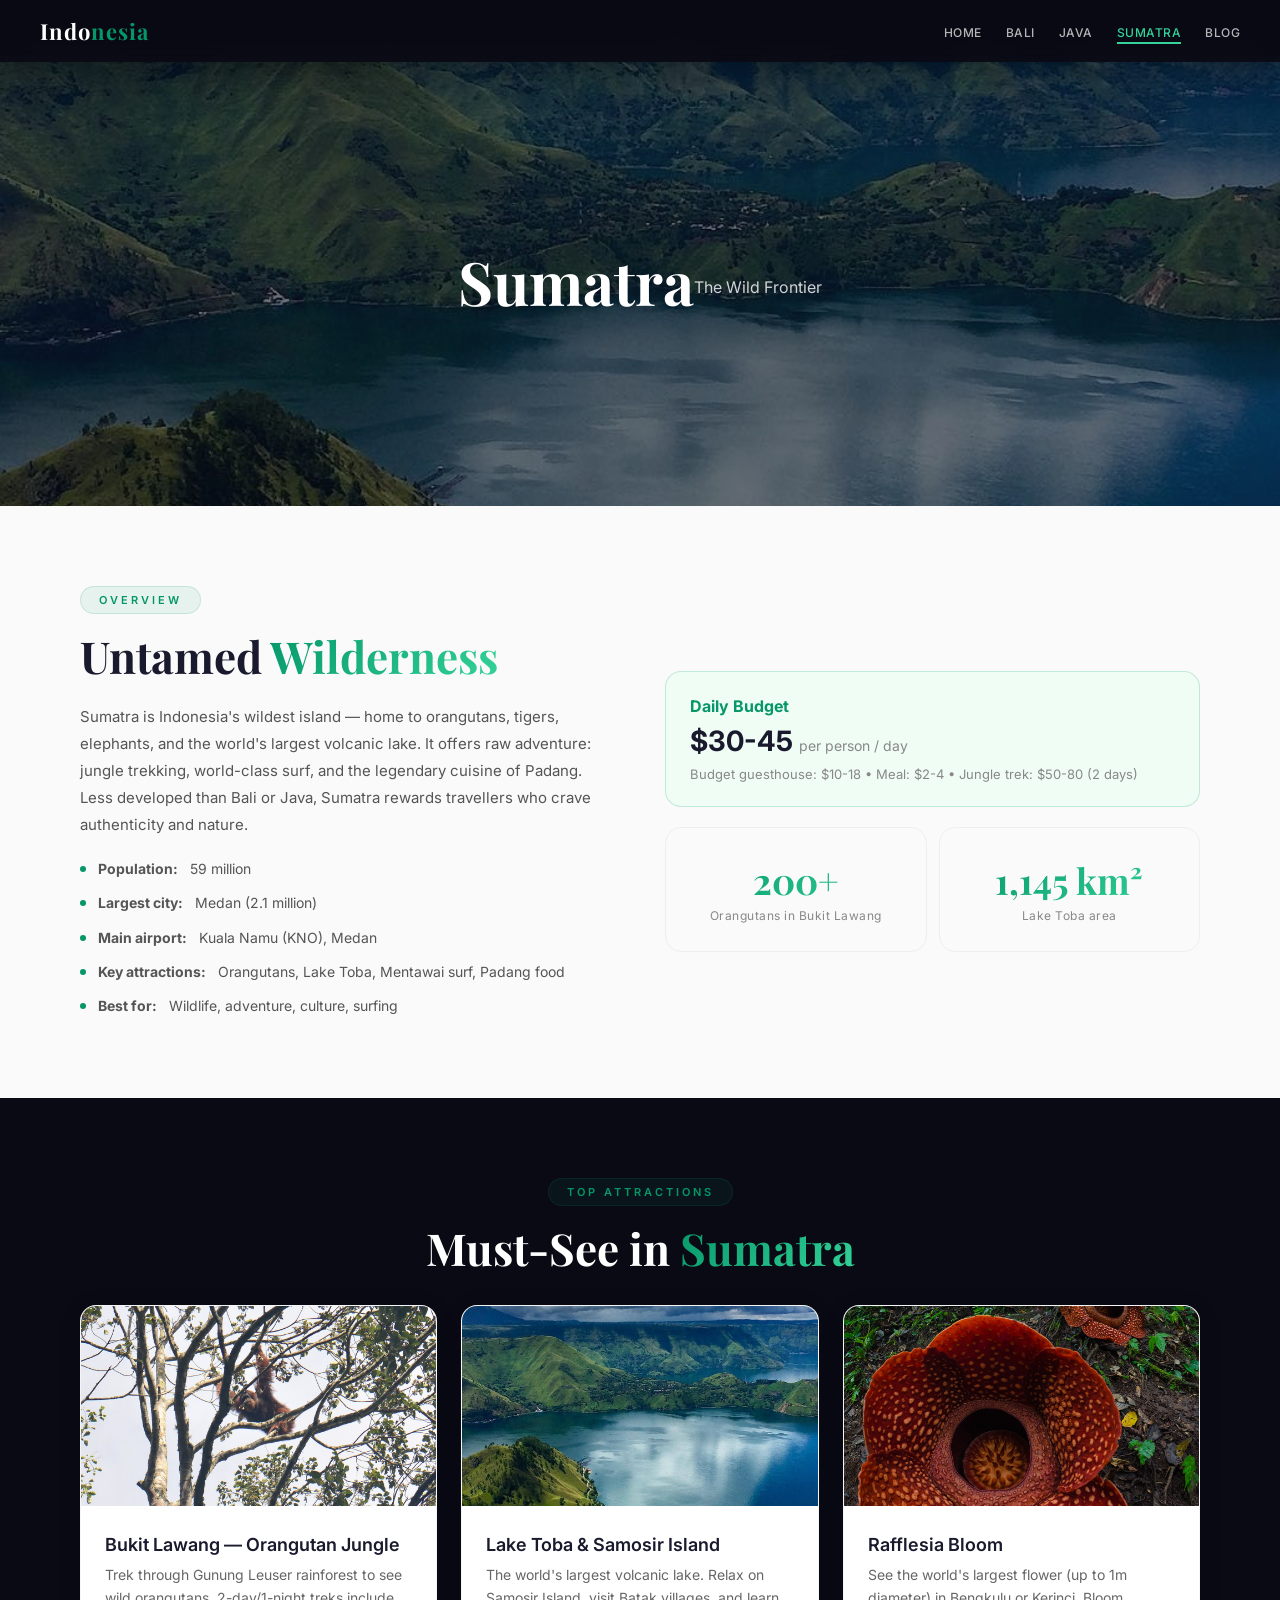
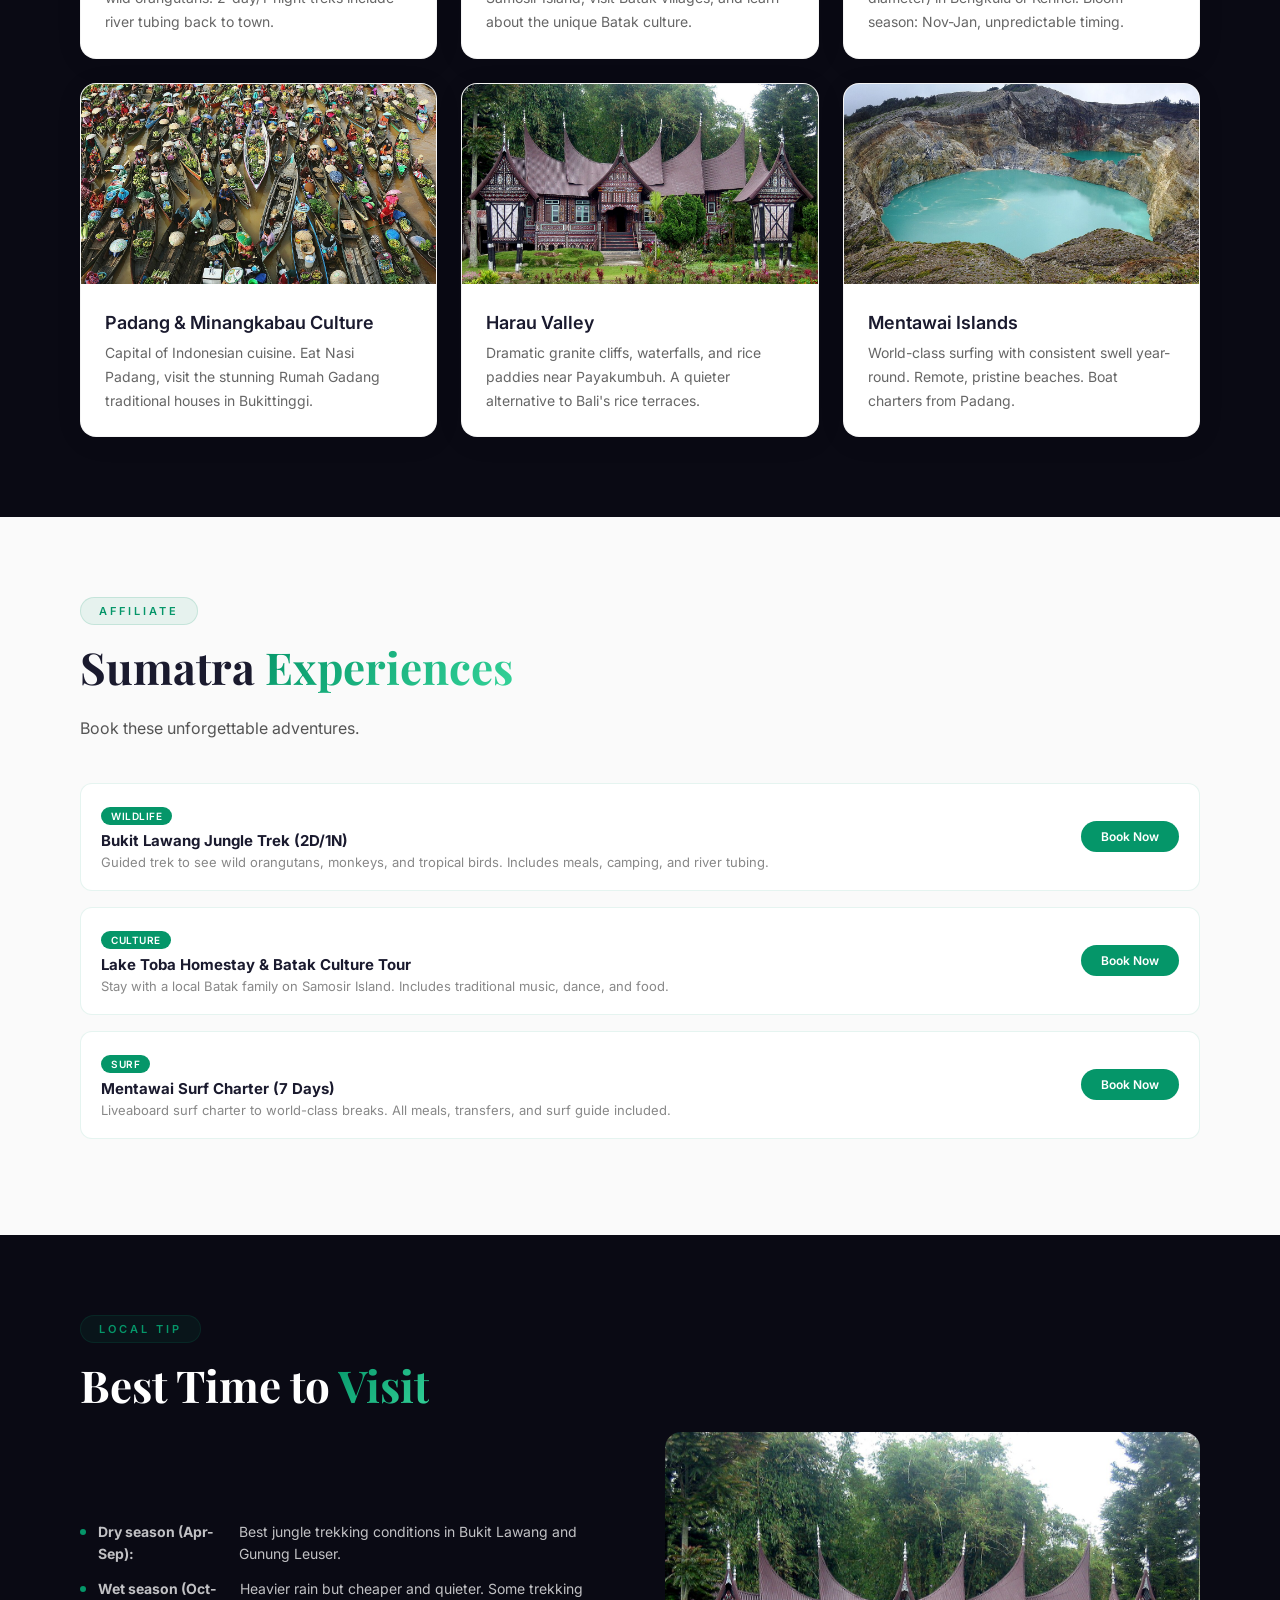
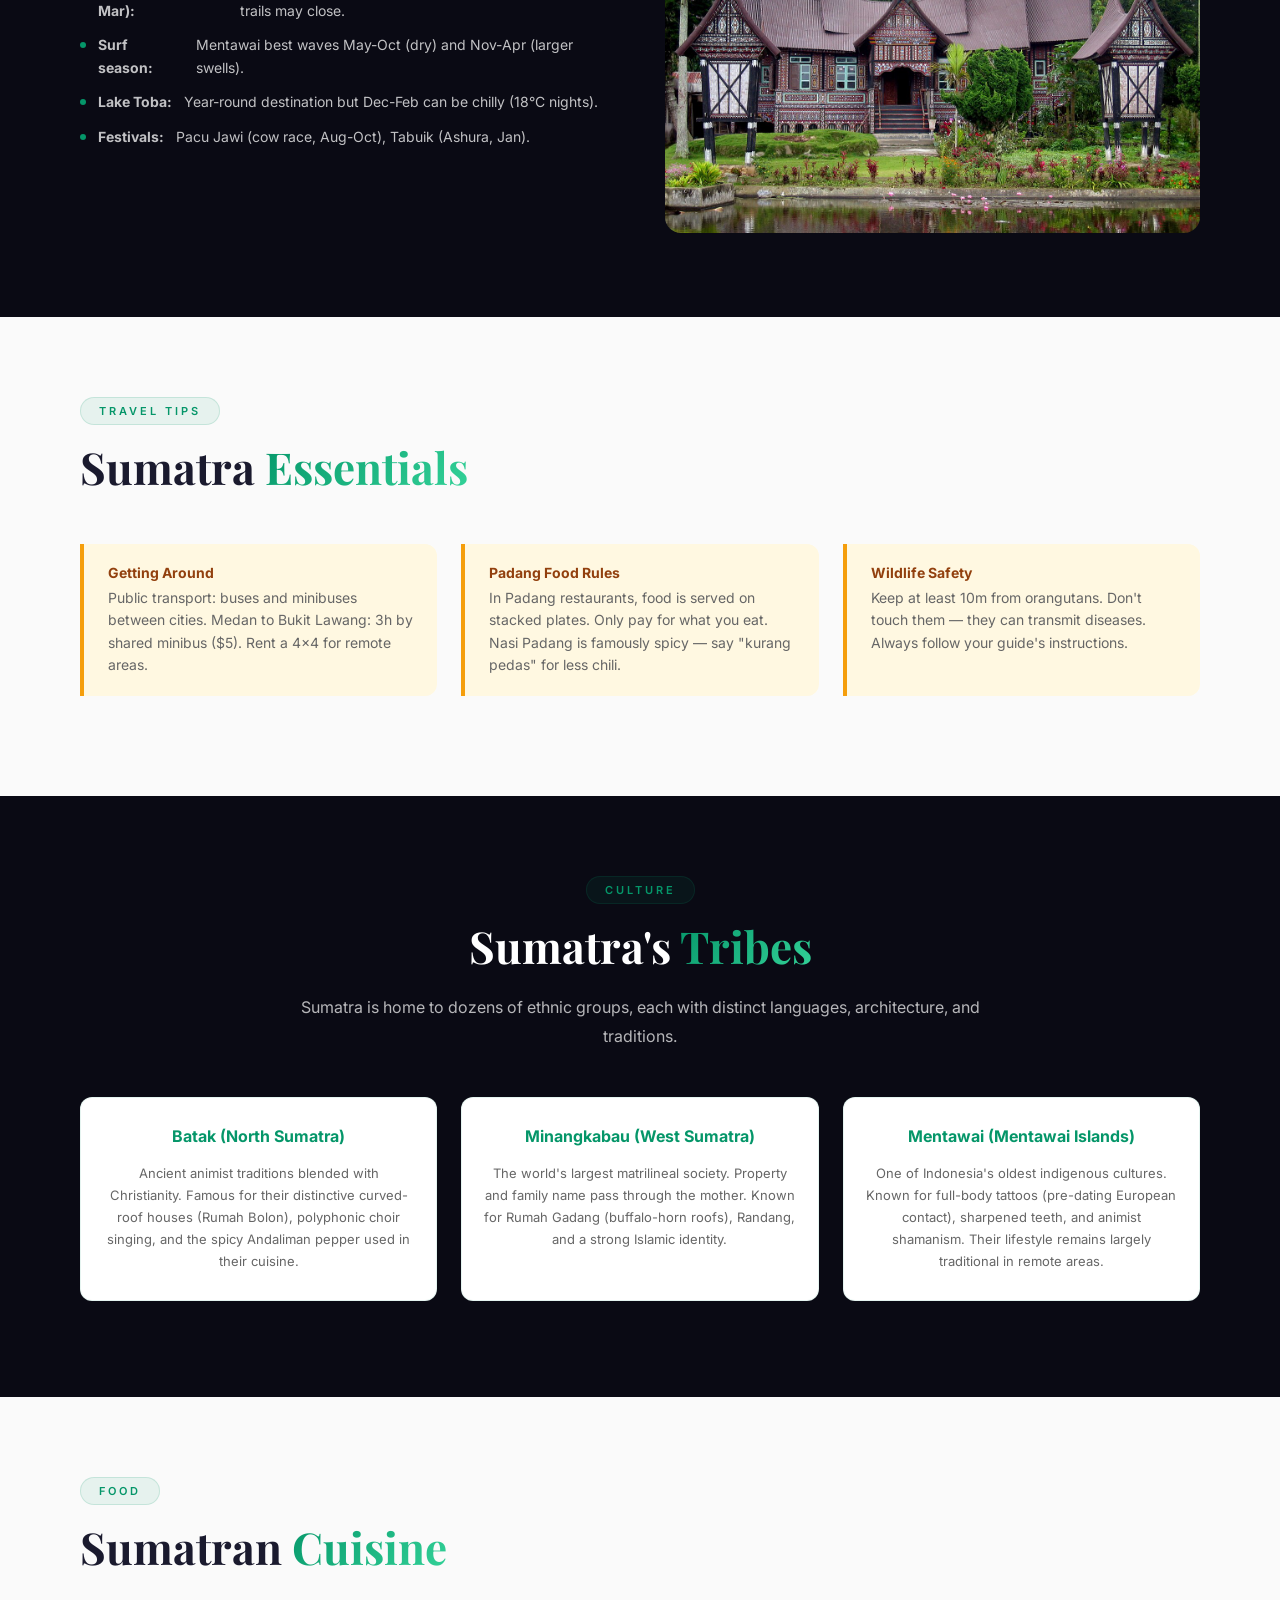
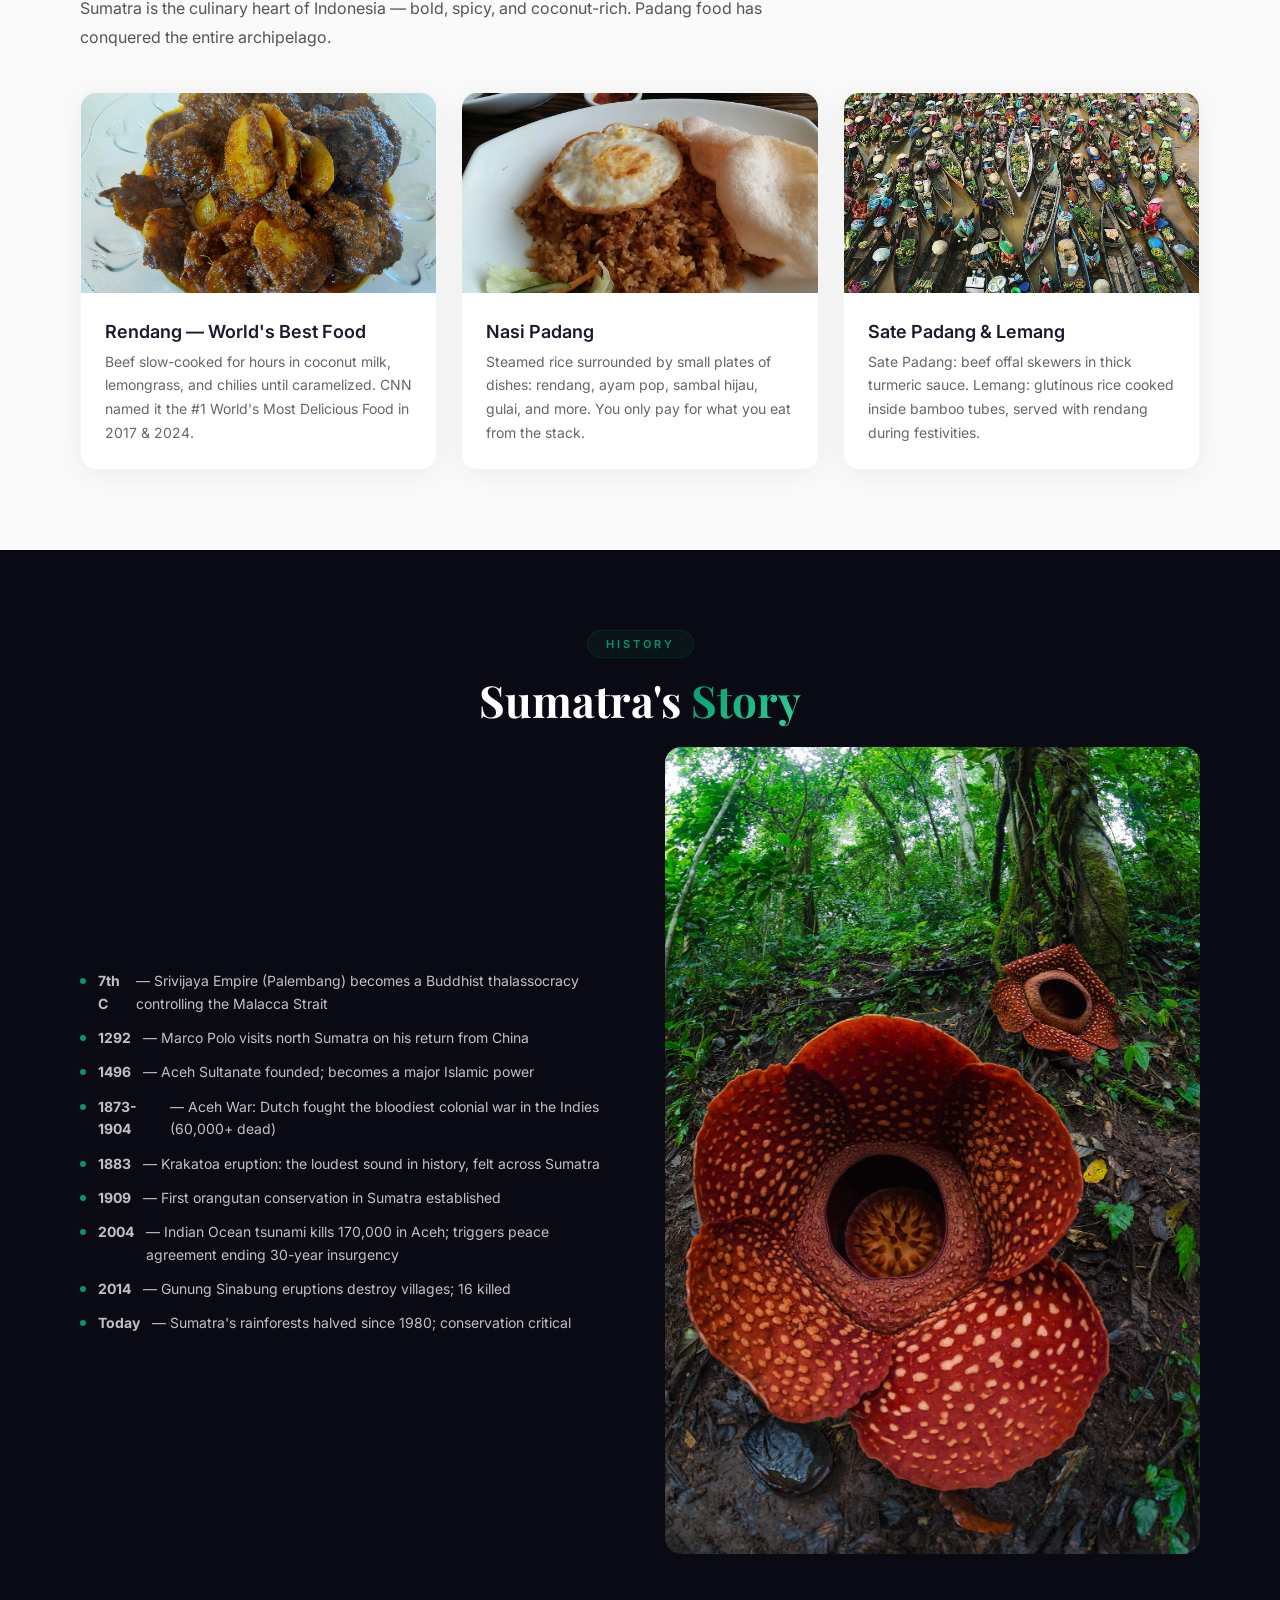
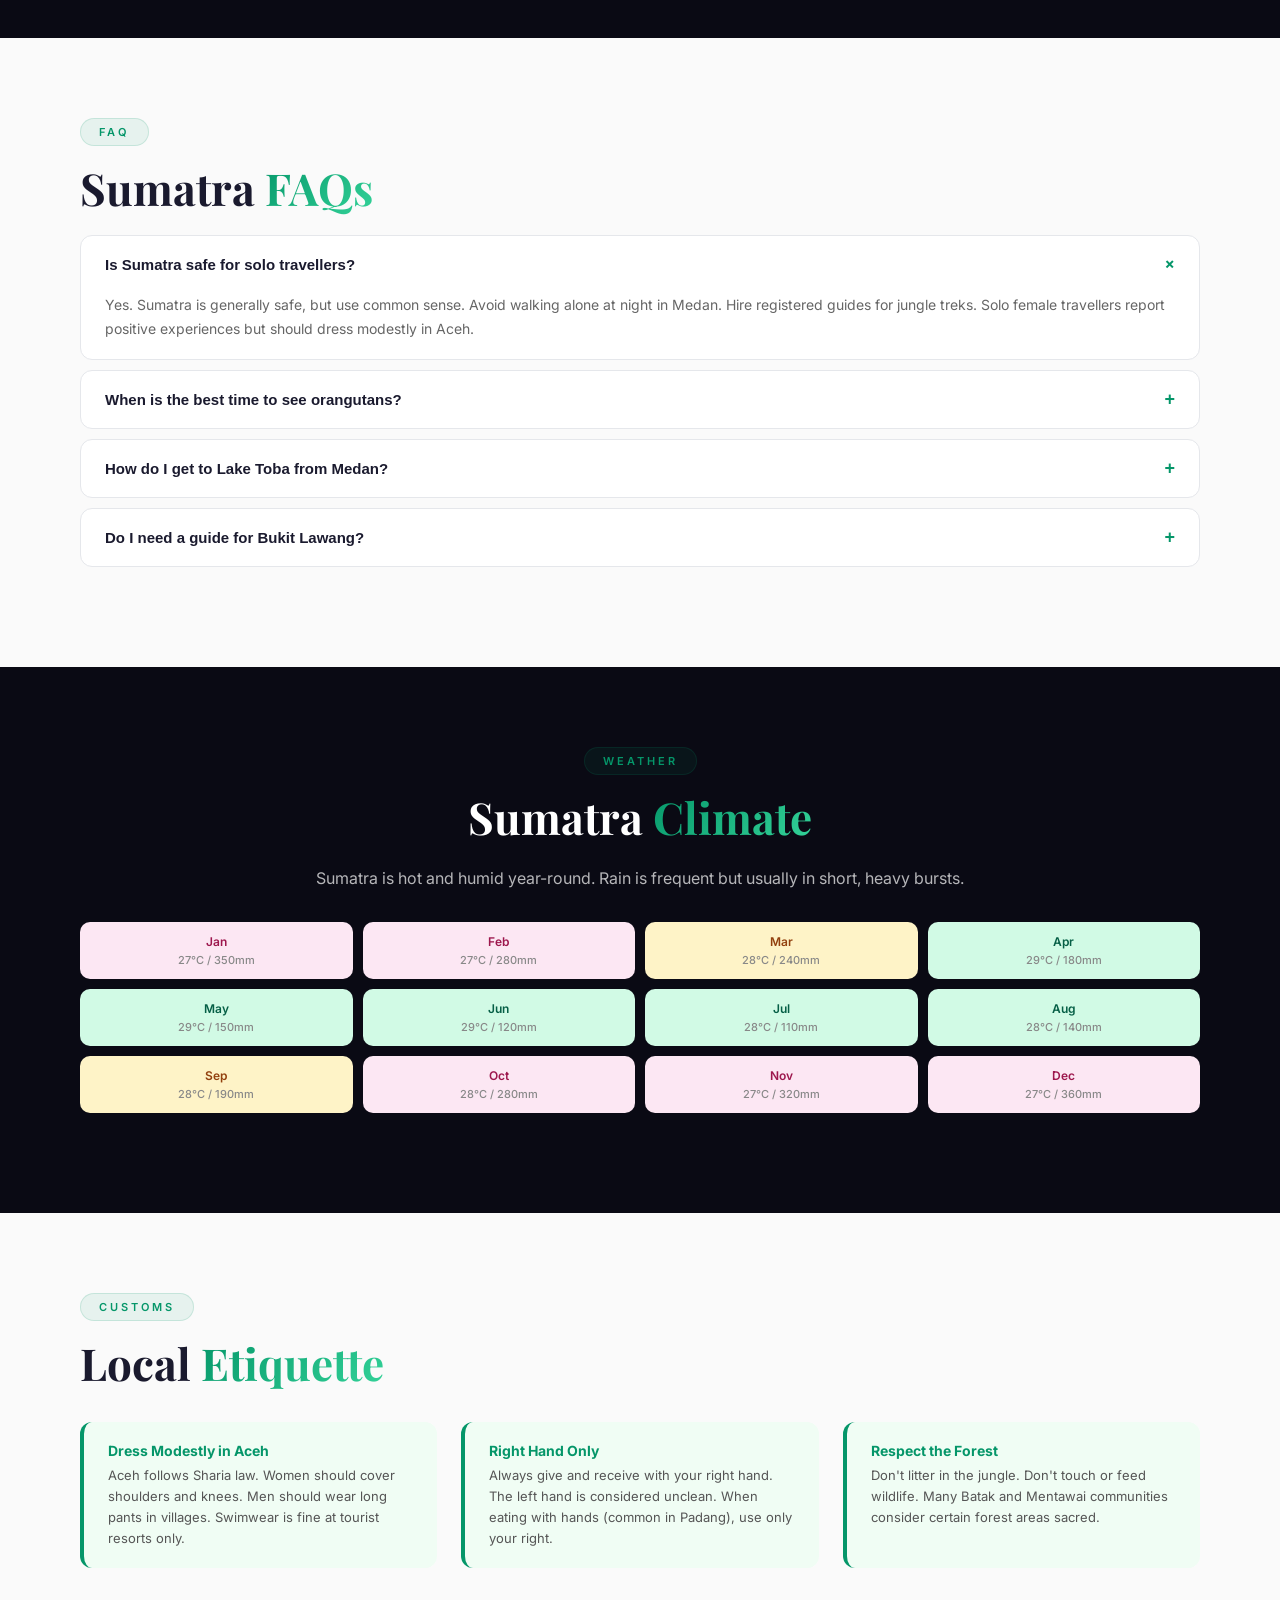
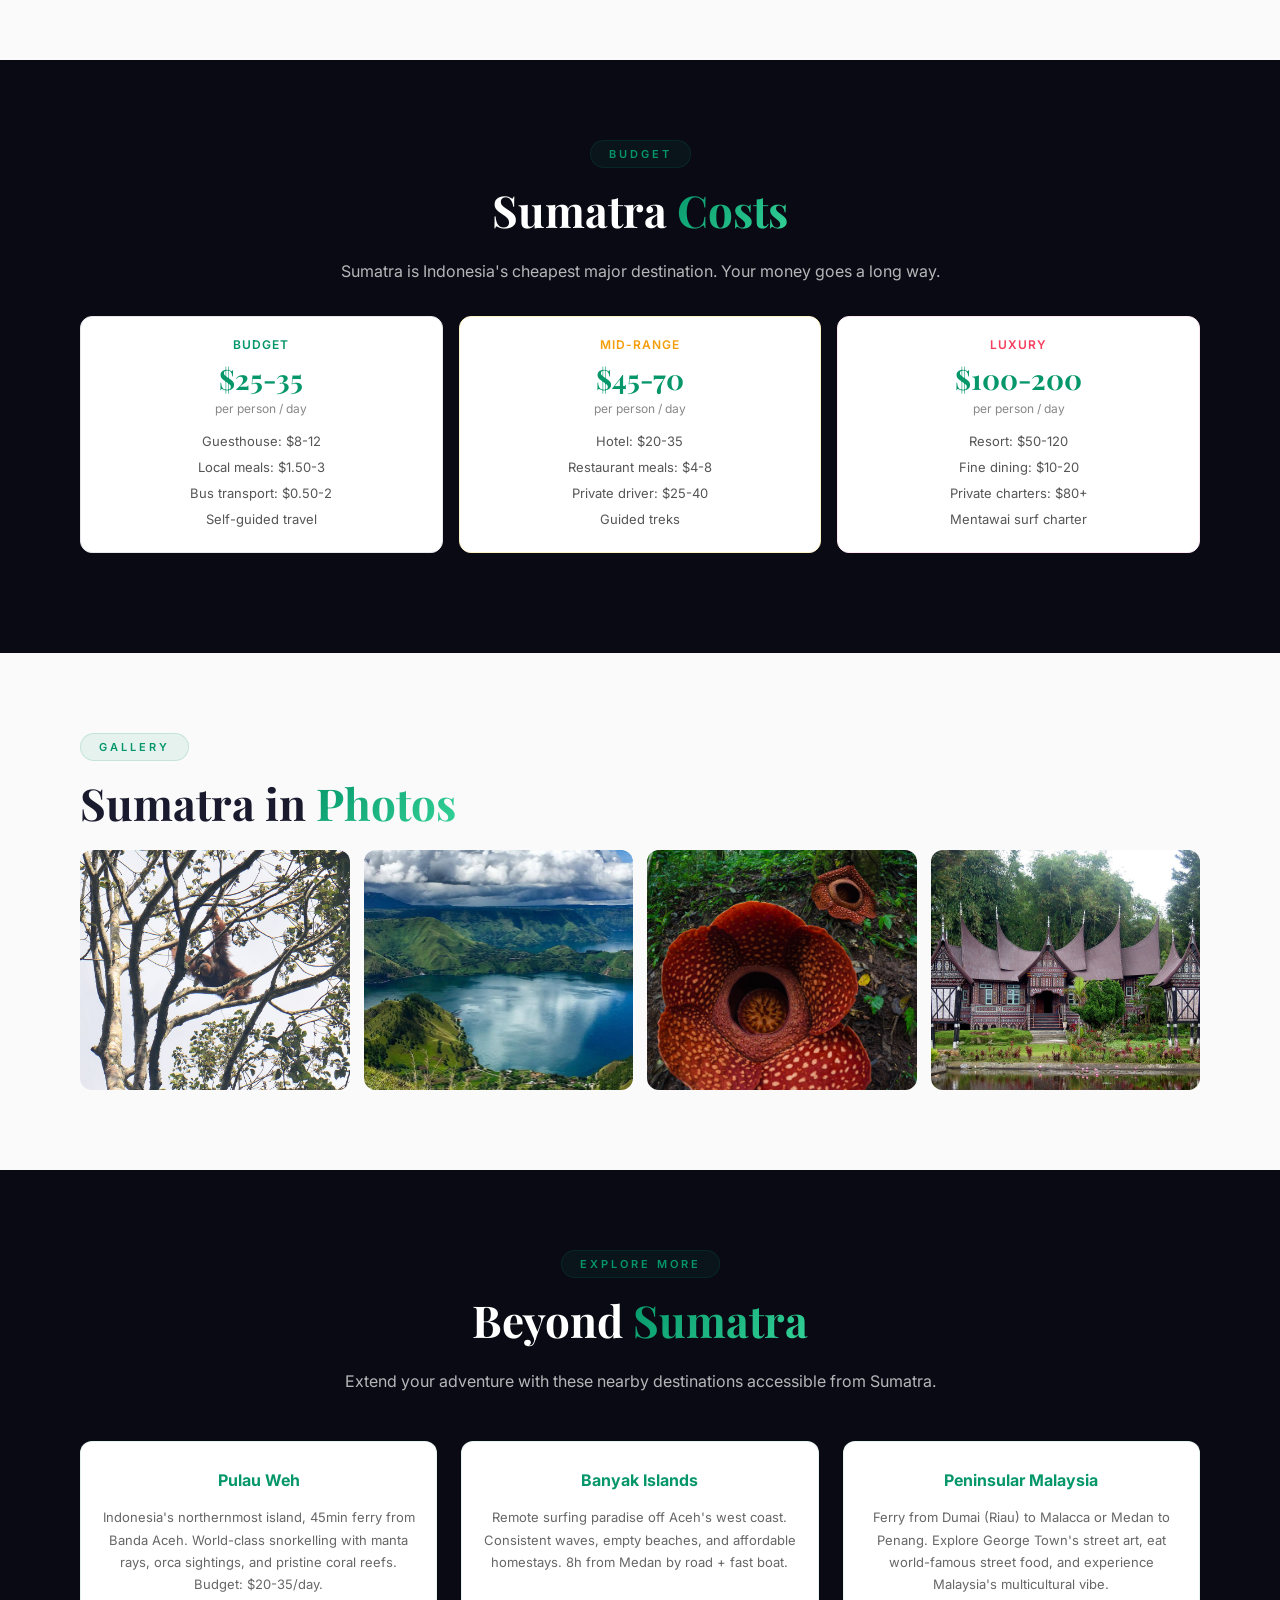
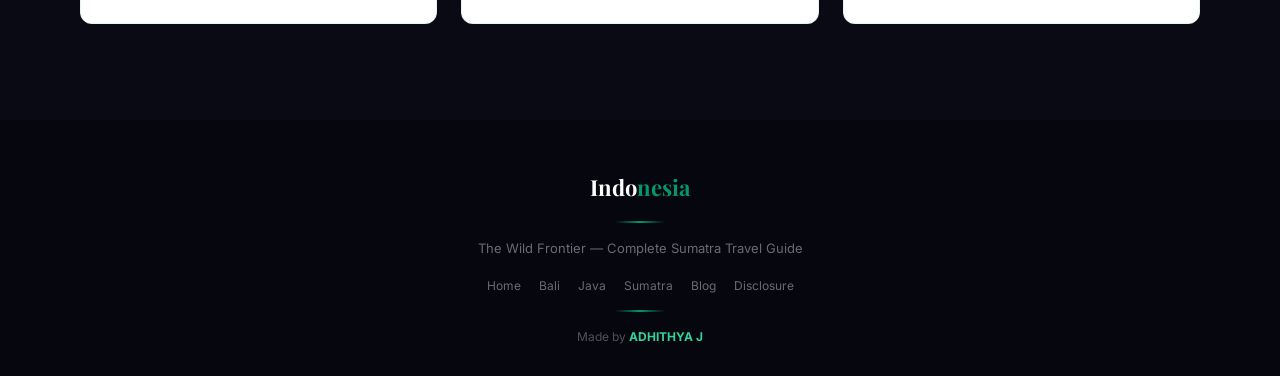
<file: pages/sumatra.html>
<!DOCTYPE html>
<html lang="en">
<head>
  <meta charset="UTF-8">
  <meta name="viewport" content="width=device-width, initial-scale=1.0">
  <title>Sumatra Travel Guide — Indonesia</title>
  <meta name="description" content="Complete Sumatra travel guide: orangutans, Lake Toba, Bukit Lawang, Padang food, best time to visit, and travel costs.">
  <meta property="og:title" content="Sumatra Travel Guide — The Wild Frontier">
  <meta property="og:description" content="Complete Sumatra travel guide: orangutans, Lake Toba, Bukit Lawang, Padang food, best time to visit, and travel costs.">
  <meta property="og:type" content="website">
  <meta property="og:url" content="https://mystry112000.github.io/indonesia-travel-guide/pages/sumatra.html">
  <meta property="og:image" content="https://mystry112000.github.io/indonesia-travel-guide/images/lake-toba.jpg">
  <meta name="twitter:card" content="summary_large_image">
  <link rel="canonical" href="https://mystry112000.github.io/indonesia-travel-guide/pages/sumatra.html">
  <script type="application/ld+json">
  {
    "@context": "https://schema.org",
    "@type": "TravelDestination",
    "name": "Sumatra",
    "description": "Indonesia's wildest island with orangutans, Lake Toba, and Padang cuisine.",
    "url": "https://mystry112000.github.io/indonesia-travel-guide/pages/sumatra.html",
    "touristType": "Wildlife, Adventure, Culture",
    "containedInPlace": {
      "@type": "Country",
      "name": "Indonesia"
    }
  }
  </script>
  <link rel="preconnect" href="https://fonts.googleapis.com">
  <link href="https://fonts.googleapis.com/css2?family=Playfair+Display:wght@400;600;700;900&family=Inter:wght@300;400;500;600;700&display=swap" rel="stylesheet">
  <link rel="stylesheet" href="../style.css">
<script nowprocket data-noptimize="1" data-cfasync="false" data-wpfc-render="false" seraph-accel-crit="1" data-no-defer="1">
  (function () {
      var script = document.createElement("script");
      script.async = 1;
      script.src = 'https://emrldtp.com/NTM3ODM0.js?t=537834';
      document.head.appendChild(script);
  })();
</script>
</head>
<body>

<nav>
  <a href="../index.html" class="logo">Indo<span>nesia</span></a>
  <ul class="nav-links">
    <li><a href="../index.html">Home</a></li>
    <li><a href="bali.html">Bali</a></li>
    <li><a href="java.html">Java</a></li>
    <li><a href="sumatra.html" class="active">Sumatra</a></li>
    <li><a href="../index.html#blog">Blog</a></li>
  </ul>
</nav>

<section class="hero-sm" style="background-image:url('../images/lake-toba.jpg');">
  <div class="overlay"></div>
  <h1>Sumatra</h1>
  <p>The Wild Frontier</p>
</section>

<section class="section-light">
  <div class="section-inner">
    <div class="split">
      <div class="reveal">
        <span class="section-tag">Overview</span>
        <h2 class="section-title">Untamed <span class="highlight">Wilderness</span></h2>
        <p style="font-size:15px;line-height:1.8;color:#555;margin-bottom:20px;">
          Sumatra is Indonesia's wildest island &mdash; home to orangutans, tigers, elephants, and the world's largest volcanic lake.
          It offers raw adventure: jungle trekking, world-class surf, and the legendary cuisine of Padang.
          Less developed than Bali or Java, Sumatra rewards travellers who crave authenticity and nature.
        </p>
        <ul class="fact-list">
          <li><strong>Population:</strong> 59 million</li>
          <li><strong>Largest city:</strong> Medan (2.1 million)</li>
          <li><strong>Main airport:</strong> Kuala Namu (KNO), Medan</li>
          <li><strong>Key attractions:</strong> Orangutans, Lake Toba, Mentawai surf, Padang food</li>
          <li><strong>Best for:</strong> Wildlife, adventure, culture, surfing</li>
        </ul>
      </div>
      <div class="reveal reveal-delay-2">
        <div class="price-box">
          <h4>Daily Budget</h4>
          <div class="price">$30-45 <span>per person / day</span></div>
          <p style="font-size:13px;color:#888;margin-top:8px;">Budget guesthouse: $10-18 &bull; Meal: $2-4 &bull; Jungle trek: $50-80 (2 days)</p>
        </div>
        <div style="margin-top:16px;display:grid;grid-template-columns:1fr 1fr;gap:12px;">
          <div class="stat-card" style="background:#fafafa;border-color:#eee;"><div class="num">200+</div><div class="label" style="color:#888;">Orangutans in Bukit Lawang</div></div>
          <div class="stat-card" style="background:#fafafa;border-color:#eee;"><div class="num">1,145 km²</div><div class="label" style="color:#888;">Lake Toba area</div></div>
        </div>
      </div>
    </div>
  </div>
</section>

<section class="section-dark">
  <div class="section-inner">
    <div class="text-white reveal" style="text-align:center;">
      <span class="section-tag">Top Attractions</span>
      <h2 class="section-title">Must-See in <span class="highlight">Sumatra</span></h2>
    </div>
    <div class="card-grid" style="margin-top:30px;">
      <div class="card reveal reveal-delay-1">
        <img src="../images/orangutan.jpg" alt="Bukit Lawang Orangutan" class="card-img" loading="lazy">
        <div class="card-body">
          <h3>Bukit Lawang &mdash; Orangutan Jungle</h3>
          <p>Trek through Gunung Leuser rainforest to see wild orangutans. 2-day/1-night treks include river tubing back to town.</p>
        </div>
      </div>
      <div class="card reveal reveal-delay-2">
        <img src="../images/lake-toba.jpg" alt="Lake Toba" class="card-img" loading="lazy">
        <div class="card-body">
          <h3>Lake Toba &amp; Samosir Island</h3>
          <p>The world's largest volcanic lake. Relax on Samosir Island, visit Batak villages, and learn about the unique Batak culture.</p>
        </div>
      </div>
      <div class="card reveal reveal-delay-3">
        <img src="../images/rafflesia.jpg" alt="Rafflesia arnoldii" class="card-img" loading="lazy">
        <div class="card-body">
          <h3>Rafflesia Bloom</h3>
          <p>See the world's largest flower (up to 1m diameter) in Bengkulu or Kerinci. Bloom season: Nov-Jan, unpredictable timing.</p>
        </div>
      </div>
      <div class="card reveal reveal-delay-1">
        <img src="../images/floating-market.jpg" alt="Padang food" class="card-img" loading="lazy">
        <div class="card-body">
          <h3>Padang &amp; Minangkabau Culture</h3>
          <p>Capital of Indonesian cuisine. Eat Nasi Padang, visit the stunning Rumah Gadang traditional houses in Bukittinggi.</p>
        </div>
      </div>
      <div class="card reveal reveal-delay-2">
        <img src="../images/rumah-gadang.jpg" alt="Rumah Gadang" class="card-img" loading="lazy">
        <div class="card-body">
          <h3>Harau Valley</h3>
          <p>Dramatic granite cliffs, waterfalls, and rice paddies near Payakumbuh. A quieter alternative to Bali's rice terraces.</p>
        </div>
      </div>
      <div class="card reveal reveal-delay-3">
        <img src="../images/kelimutu.jpg" alt="Mentawai" class="card-img" loading="lazy">
        <div class="card-body">
          <h3>Mentawai Islands</h3>
          <p>World-class surfing with consistent swell year-round. Remote, pristine beaches. Boat charters from Padang.</p>
        </div>
      </div>
    </div>
  </div>
</section>

<section class="section-light">
  <div class="section-inner">
    <span class="section-tag reveal">Affiliate</span>
    <h2 class="section-title reveal">Sumatra <span class="highlight">Experiences</span></h2>
    <p class="section-desc reveal">Book these unforgettable adventures.</p>

    <div class="affiliate-card reveal">
      <div class="info">
        <span class="badge">Wildlife</span>
        <h4>Bukit Lawang Jungle Trek (2D/1N)</h4>
        <p>Guided trek to see wild orangutans, monkeys, and tropical birds. Includes meals, camping, and river tubing.</p>
      </div>
      <a href="https://www.klook.com/en-US/activity/s/?q=Bukit+Lawang&aid=JFJXMU3MLU6EWMC2IZVXUTTJFFOVAQ2W" class="btn btn-primary btn-sm" target="_blank" rel="nofollow sponsored">Book Now</a>
    </div>
    <div class="affiliate-card reveal">
      <div class="info">
        <span class="badge">Culture</span>
        <h4>Lake Toba Homestay &amp; Batak Culture Tour</h4>
        <p>Stay with a local Batak family on Samosir Island. Includes traditional music, dance, and food.</p>
      </div>
      <a href="https://www.booking.com/searchresults.html?ss=Lake+Toba&aid=YOUR_BOOKING_AID" class="btn btn-primary btn-sm" target="_blank" rel="nofollow sponsored">Book Now</a>
    </div>
    <div class="affiliate-card reveal">
      <div class="info">
        <span class="badge">Surf</span>
        <h4>Mentawai Surf Charter (7 Days)</h4>
        <p>Liveaboard surf charter to world-class breaks. All meals, transfers, and surf guide included.</p>
      </div>
      <a href="https://www.getyourguide.com/mentawai-islands-l176704/?partner_id=YOUR_PARTNER_ID" class="btn btn-primary btn-sm" target="_blank" rel="nofollow sponsored">Book Now</a>
    </div>
  </div>
</section>

<section class="section-dark">
  <div class="section-inner">
    <div class="text-white reveal">
      <span class="section-tag">Local Tip</span>
      <h2 class="section-title">Best Time to <span class="highlight">Visit</span></h2>
    </div>
    <div class="split" style="margin-top:20px;">
      <div class="text-white reveal">
        <ul class="fact-list">
          <li><strong>Dry season (Apr-Sep):</strong> Best jungle trekking conditions in Bukit Lawang and Gunung Leuser.</li>
          <li><strong>Wet season (Oct-Mar):</strong> Heavier rain but cheaper and quieter. Some trekking trails may close.</li>
          <li><strong>Surf season:</strong> Mentawai best waves May-Oct (dry) and Nov-Apr (larger swells).</li>
          <li><strong>Lake Toba:</strong> Year-round destination but Dec-Feb can be chilly (18°C nights).</li>
          <li><strong>Festivals:</strong> Pacu Jawi (cow race, Aug-Oct), Tabuik (Ashura, Jan).</li>
        </ul>
      </div>
      <div class="reveal reveal-delay-2">
        <img src="../images/rumah-gadang.jpg" alt="Sumatra landscape" class="split-img" style="min-height:250px;">
      </div>
    </div>
  </div>
</section>

<section class="section-light">
  <div class="section-inner">
    <span class="section-tag reveal">Travel Tips</span>
    <h2 class="section-title reveal">Sumatra <span class="highlight">Essentials</span></h2>

    <div class="grid-3" style="margin-top:30px;">
      <div class="tips-box reveal reveal-delay-1">
        <h4>Getting Around</h4>
        <p>Public transport: buses and minibuses between cities. Medan to Bukit Lawang: 3h by shared minibus ($5). Rent a 4x4 for remote areas.</p>
      </div>
      <div class="tips-box reveal reveal-delay-2">
        <h4>Padang Food Rules</h4>
        <p>In Padang restaurants, food is served on stacked plates. Only pay for what you eat. Nasi Padang is famously spicy &mdash; say "kurang pedas" for less chili.</p>
      </div>
      <div class="tips-box reveal reveal-delay-3">
        <h4>Wildlife Safety</h4>
        <p>Keep at least 10m from orangutans. Don't touch them &mdash; they can transmit diseases. Always follow your guide's instructions.</p>
      </div>
    </div>
  </div>
</section>

<!-- ===== CULTURE ===== -->
<section class="section-dark">
  <div class="section-inner">
    <div class="text-white reveal" style="text-align:center;">
      <span class="section-tag">Culture</span>
      <h2 class="section-title">Sumatra's <span class="highlight">Tribes</span></h2>
      <p class="section-desc" style="margin:0 auto 30px;">Sumatra is home to dozens of ethnic groups, each with distinct languages, architecture, and traditions.</p>
    </div>
    <div class="grid-3">
      <div class="affiliate-card" style="flex-direction:column;text-align:center;padding:28px 20px;">
        <h4 style="color:#059669;">Batak (North Sumatra)</h4>
        <p style="font-size:13px;color:#666;line-height:1.7;">Ancient animist traditions blended with Christianity. Famous for their distinctive curved-roof houses (Rumah Bolon), polyphonic choir singing, and the spicy Andaliman pepper used in their cuisine.</p>
      </div>
      <div class="affiliate-card" style="flex-direction:column;text-align:center;padding:28px 20px;">
        <h4 style="color:#059669;">Minangkabau (West Sumatra)</h4>
        <p style="font-size:13px;color:#666;line-height:1.7;">The world's largest matrilineal society. Property and family name pass through the mother. Known for Rumah Gadang (buffalo-horn roofs), Randang, and a strong Islamic identity.</p>
      </div>
      <div class="affiliate-card" style="flex-direction:column;text-align:center;padding:28px 20px;">
        <h4 style="color:#059669;">Mentawai (Mentawai Islands)</h4>
        <p style="font-size:13px;color:#666;line-height:1.7;">One of Indonesia's oldest indigenous cultures. Known for full-body tattoos (pre-dating European contact), sharpened teeth, and animist shamanism. Their lifestyle remains largely traditional in remote areas.</p>
      </div>
    </div>
  </div>
</section>

<!-- ===== CUISINE ===== -->
<section class="section-light">
  <div class="section-inner">
    <span class="section-tag reveal">Food</span>
    <h2 class="section-title reveal">Sumatran <span class="highlight">Cuisine</span></h2>
    <p class="section-desc reveal">Sumatra is the culinary heart of Indonesia — bold, spicy, and coconut-rich. Padang food has conquered the entire archipelago.</p>
    <div class="card-grid">
      <div class="card reveal reveal-delay-1">
        <img src="../images/rendang.jpg" alt="Rendang" class="card-img" loading="lazy">
        <div class="card-body">
          <h3>Rendang — World's Best Food</h3>
          <p>Beef slow-cooked for hours in coconut milk, lemongrass, and chilies until caramelized. CNN named it the #1 World's Most Delicious Food in 2017 & 2024.</p>
        </div>
      </div>
      <div class="card reveal reveal-delay-2">
        <img src="../images/nasi-goreng.jpg" alt="Nasi Padang" class="card-img" loading="lazy">
        <div class="card-body">
          <h3>Nasi Padang</h3>
          <p>Steamed rice surrounded by small plates of dishes: rendang, ayam pop, sambal hijau, gulai, and more. You only pay for what you eat from the stack.</p>
        </div>
      </div>
      <div class="card reveal reveal-delay-3">
        <img src="../images/floating-market.jpg" alt="Sate Padang" class="card-img" loading="lazy">
        <div class="card-body">
          <h3>Sate Padang & Lemang</h3>
          <p>Sate Padang: beef offal skewers in thick turmeric sauce. Lemang: glutinous rice cooked inside bamboo tubes, served with rendang during festivities.</p>
        </div>
      </div>
    </div>
  </div>
</section>

<!-- ===== HISTORY ===== -->
<section class="section-dark">
  <div class="section-inner">
    <div class="text-white reveal" style="text-align:center;">
      <span class="section-tag">History</span>
      <h2 class="section-title">Sumatra's <span class="highlight">Story</span></h2>
    </div>
    <div class="split" style="margin-top:20px;">
      <div class="text-white reveal">
        <ul class="fact-list">
          <li><strong>7th C</strong> — Srivijaya Empire (Palembang) becomes a Buddhist thalassocracy controlling the Malacca Strait</li>
          <li><strong>1292</strong> — Marco Polo visits north Sumatra on his return from China</li>
          <li><strong>1496</strong> — Aceh Sultanate founded; becomes a major Islamic power</li>
          <li><strong>1873-1904</strong> — Aceh War: Dutch fought the bloodiest colonial war in the Indies (60,000+ dead)</li>
          <li><strong>1883</strong> — Krakatoa eruption: the loudest sound in history, felt across Sumatra</li>
          <li><strong>1909</strong> — First orangutan conservation in Sumatra established</li>
          <li><strong>2004</strong> — Indian Ocean tsunami kills 170,000 in Aceh; triggers peace agreement ending 30-year insurgency</li>
          <li><strong>2014</strong> — Gunung Sinabung eruptions destroy villages; 16 killed</li>
          <li><strong>Today</strong> — Sumatra's rainforests halved since 1980; conservation critical</li>
        </ul>
      </div>
      <div class="reveal reveal-delay-2">
        <img src="../images/rafflesia.jpg" alt="Sumatra history" class="split-img" style="min-height:250px;">
      </div>
    </div>
  </div>
</section>

<!-- ===== FAQ ===== -->
<section class="section-light">
  <div class="section-inner">
    <span class="section-tag reveal">FAQ</span>
    <h2 class="section-title reveal">Sumatra <span class="highlight">FAQs</span></h2>
    <div class="accordion">
      <div class="accordion-item active">
        <button class="accordion-header">Is Sumatra safe for solo travellers? <span class="icon">+</span></button>
        <div class="accordion-body"><p>Yes. Sumatra is generally safe, but use common sense. Avoid walking alone at night in Medan. Hire registered guides for jungle treks. Solo female travellers report positive experiences but should dress modestly in Aceh.</p></div>
      </div>
      <div class="accordion-item">
        <button class="accordion-header">When is the best time to see orangutans? <span class="icon">+</span></button>
        <div class="accordion-body"><p>Dry season (April–September). Orangutans gather near the river when fruit is scarce, making them easier to spot. The trekking is also less muddy and safer.</p></div>
      </div>
      <div class="accordion-item">
        <button class="accordion-header">How do I get to Lake Toba from Medan? <span class="icon">+</span></button>
        <div class="accordion-body"><p>4-5 hours by bus from Medan to Parapat ($5-8), then a 45-minute ferry to Samosir Island ($1.50). Direct tourist buses available from Medan airport.</p></div>
      </div>
      <div class="accordion-item">
        <button class="accordion-header">Do I need a guide for Bukit Lawang? <span class="icon">+</span></button>
        <div class="accordion-body"><p>Yes, it's mandatory since 2020. All trekkers must use a registered guide. 2-day/1-night treks cost $50-80 including food, camping gear, and river tubing.</p></div>
      </div>
    </div>
  </div>
</section>

<!-- ===== WEATHER ===== -->
<section class="section-dark">
  <div class="section-inner">
    <div class="text-white reveal" style="text-align:center;">
      <span class="section-tag">Weather</span>
      <h2 class="section-title">Sumatra <span class="highlight">Climate</span></h2>
      <p class="section-desc" style="margin:0 auto 30px;">Sumatra is hot and humid year-round. Rain is frequent but usually in short, heavy bursts.</p>
    </div>
    <div class="month-grid reveal">
      <div class="month-cell ok"><div class="month-name">Jan</div><div class="month-temp">27°C / 350mm</div></div>
      <div class="month-cell ok"><div class="month-name">Feb</div><div class="month-temp">27°C / 280mm</div></div>
      <div class="month-cell good"><div class="month-name">Mar</div><div class="month-temp">28°C / 240mm</div></div>
      <div class="month-cell great"><div class="month-name">Apr</div><div class="month-temp">29°C / 180mm</div></div>
      <div class="month-cell great"><div class="month-name">May</div><div class="month-temp">29°C / 150mm</div></div>
      <div class="month-cell great"><div class="month-name">Jun</div><div class="month-temp">29°C / 120mm</div></div>
      <div class="month-cell great"><div class="month-name">Jul</div><div class="month-temp">28°C / 110mm</div></div>
      <div class="month-cell great"><div class="month-name">Aug</div><div class="month-temp">28°C / 140mm</div></div>
      <div class="month-cell good"><div class="month-name">Sep</div><div class="month-temp">28°C / 190mm</div></div>
      <div class="month-cell ok"><div class="month-name">Oct</div><div class="month-temp">28°C / 280mm</div></div>
      <div class="month-cell ok"><div class="month-name">Nov</div><div class="month-temp">27°C / 320mm</div></div>
      <div class="month-cell ok"><div class="month-name">Dec</div><div class="month-temp">27°C / 360mm</div></div>
    </div>
  </div>
</section>

<!-- ===== ETIQUETTE ===== -->
<section class="section-light">
  <div class="section-inner">
    <span class="section-tag reveal">Customs</span>
    <h2 class="section-title reveal">Local <span class="highlight">Etiquette</span></h2>
    <div class="grid-3">
      <div class="etiquette-box reveal">
        <h4>Dress Modestly in Aceh</h4>
        <p>Aceh follows Sharia law. Women should cover shoulders and knees. Men should wear long pants in villages. Swimwear is fine at tourist resorts only.</p>
      </div>
      <div class="etiquette-box reveal reveal-delay-1">
        <h4>Right Hand Only</h4>
        <p>Always give and receive with your right hand. The left hand is considered unclean. When eating with hands (common in Padang), use only your right.</p>
      </div>
      <div class="etiquette-box reveal reveal-delay-2">
        <h4>Respect the Forest</h4>
        <p>Don't litter in the jungle. Don't touch or feed wildlife. Many Batak and Mentawai communities consider certain forest areas sacred.</p>
      </div>
    </div>
  </div>
</section>

<!-- ===== BUDGET ===== -->
<section class="section-dark">
  <div class="section-inner">
    <div class="text-white reveal" style="text-align:center;">
      <span class="section-tag">Budget</span>
      <h2 class="section-title">Sumatra <span class="highlight">Costs</span></h2>
      <p class="section-desc" style="margin:0 auto 30px;">Sumatra is Indonesia's cheapest major destination. Your money goes a long way.</p>
    </div>
    <div class="budget-grid">
      <div class="budget-card budget reveal">
        <div class="tier">Budget</div>
        <div class="amount">$25-35</div>
        <div class="per">per person / day</div>
        <ul>
          <li>Guesthouse: $8-12</li>
          <li>Local meals: $1.50-3</li>
          <li>Bus transport: $0.50-2</li>
          <li>Self-guided travel</li>
        </ul>
      </div>
      <div class="budget-card mid reveal reveal-delay-1">
        <div class="tier">Mid-Range</div>
        <div class="amount">$45-70</div>
        <div class="per">per person / day</div>
        <ul>
          <li>Hotel: $20-35</li>
          <li>Restaurant meals: $4-8</li>
          <li>Private driver: $25-40</li>
          <li>Guided treks</li>
        </ul>
      </div>
      <div class="budget-card luxury reveal reveal-delay-2">
        <div class="tier">Luxury</div>
        <div class="amount">$100-200</div>
        <div class="per">per person / day</div>
        <ul>
          <li>Resort: $50-120</li>
          <li>Fine dining: $10-20</li>
          <li>Private charters: $80+</li>
          <li>Mentawai surf charter</li>
        </ul>
      </div>
    </div>
  </div>
</section>

<!-- ===== GALLERY ===== -->
<section class="section-light">
  <div class="section-inner">
    <span class="section-tag reveal">Gallery</span>
    <h2 class="section-title reveal">Sumatra in <span class="highlight">Photos</span></h2>
    <div class="gallery">
      <img src="../images/orangutan.jpg" alt="Orangutan" loading="lazy">
      <img src="../images/lake-toba.jpg" alt="Lake Toba" loading="lazy">
      <img src="../images/rafflesia.jpg" alt="Rafflesia" loading="lazy">
      <img src="../images/rumah-gadang.jpg" alt="Rumah Gadang" loading="lazy">
    </div>
  </div>
</section>

<!-- ===== NEARBY ===== -->
<section class="section-dark">
  <div class="section-inner">
    <div class="text-white reveal" style="text-align:center;">
      <span class="section-tag">Explore More</span>
      <h2 class="section-title">Beyond <span class="highlight">Sumatra</span></h2>
      <p class="section-desc" style="margin:0 auto 30px;">Extend your adventure with these nearby destinations accessible from Sumatra.</p>
    </div>
    <div class="grid-3">
      <div class="affiliate-card" style="flex-direction:column;text-align:center;padding:28px 20px;">
        <h4 style="color:#059669;">Pulau Weh</h4>
        <p style="font-size:13px;color:#666;line-height:1.7;">Indonesia's northernmost island, 45min ferry from Banda Aceh. World-class snorkelling with manta rays, orca sightings, and pristine coral reefs. Budget: $20-35/day.</p>
      </div>
      <div class="affiliate-card" style="flex-direction:column;text-align:center;padding:28px 20px;">
        <h4 style="color:#059669;">Banyak Islands</h4>
        <p style="font-size:13px;color:#666;line-height:1.7;">Remote surfing paradise off Aceh's west coast. Consistent waves, empty beaches, and affordable homestays. 8h from Medan by road + fast boat.</p>
      </div>
      <div class="affiliate-card" style="flex-direction:column;text-align:center;padding:28px 20px;">
        <h4 style="color:#059669;">Peninsular Malaysia</h4>
        <p style="font-size:13px;color:#666;line-height:1.7;">Ferry from Dumai (Riau) to Malacca or Medan to Penang. Explore George Town's street art, eat world-famous street food, and experience Malaysia's multicultural vibe.</p>
      </div>
    </div>
  </div>
</section>

<footer>
  <div class="footer-logo">Indo<span>nesia</span></div>
  <div class="footer-divider"></div>
  <p>The Wild Frontier &mdash; Complete Sumatra Travel Guide</p>
  <div class="footer-links">
    <a href="../index.html">Home</a>
    <a href="bali.html">Bali</a>
    <a href="java.html">Java</a>
    <a href="sumatra.html">Sumatra</a>
    <a href="../index.html#blog">Blog</a>
    <a href="affiliate-disclosure.html">Disclosure</a>
  </div>
  <div class="footer-divider"></div>
  <p style="font-size:12px;color:rgba(255,255,255,0.3);">Made by <strong style="color:#34d399;">ADHITHYA J</strong></p>
</footer>

<script>
  document.querySelectorAll('.reveal').forEach(el => {
    new IntersectionObserver(e => { if (e[0].isIntersecting) e[0].target.classList.add('visible'); }, { threshold: 0.1 }).observe(el);
  });
  document.querySelectorAll('.accordion-header').forEach(btn => {
    btn.addEventListener('click', () => btn.parentElement.classList.toggle('active'));
  });
</script>

</body>
</html>
</file>
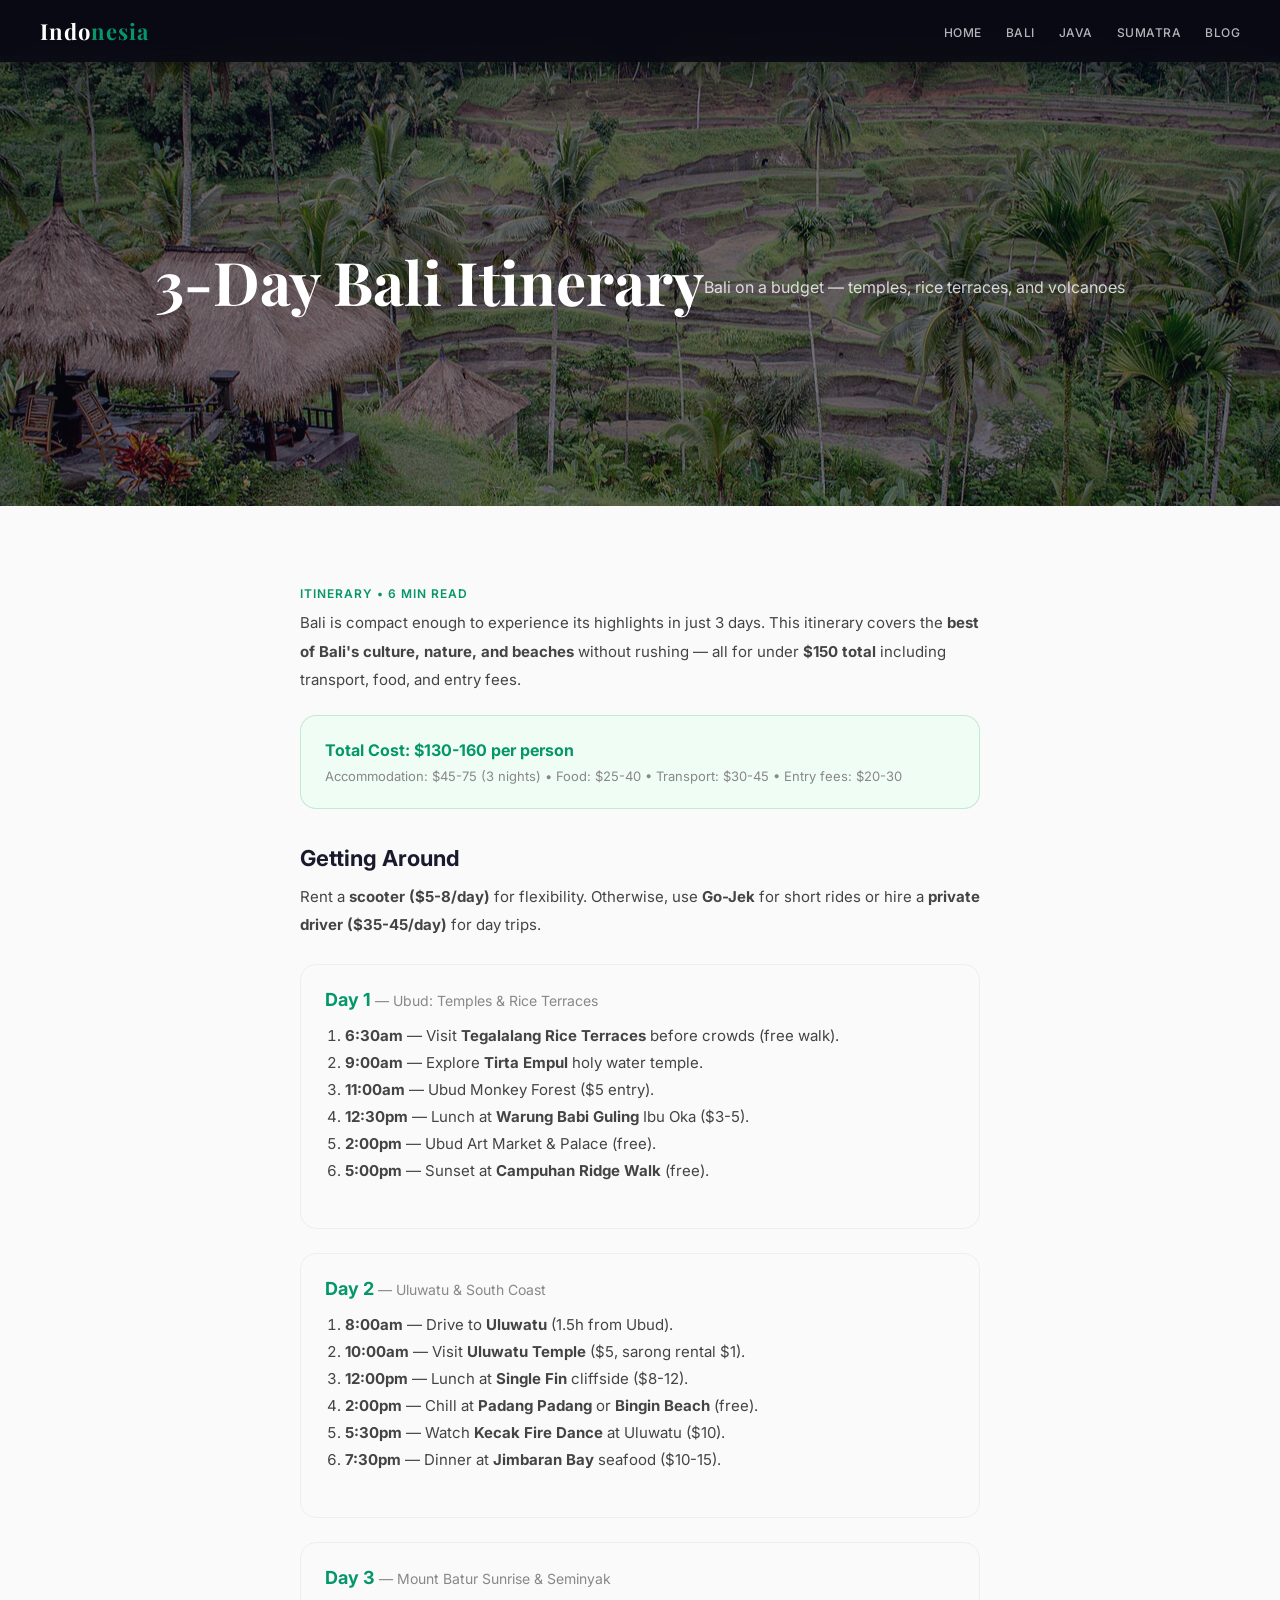
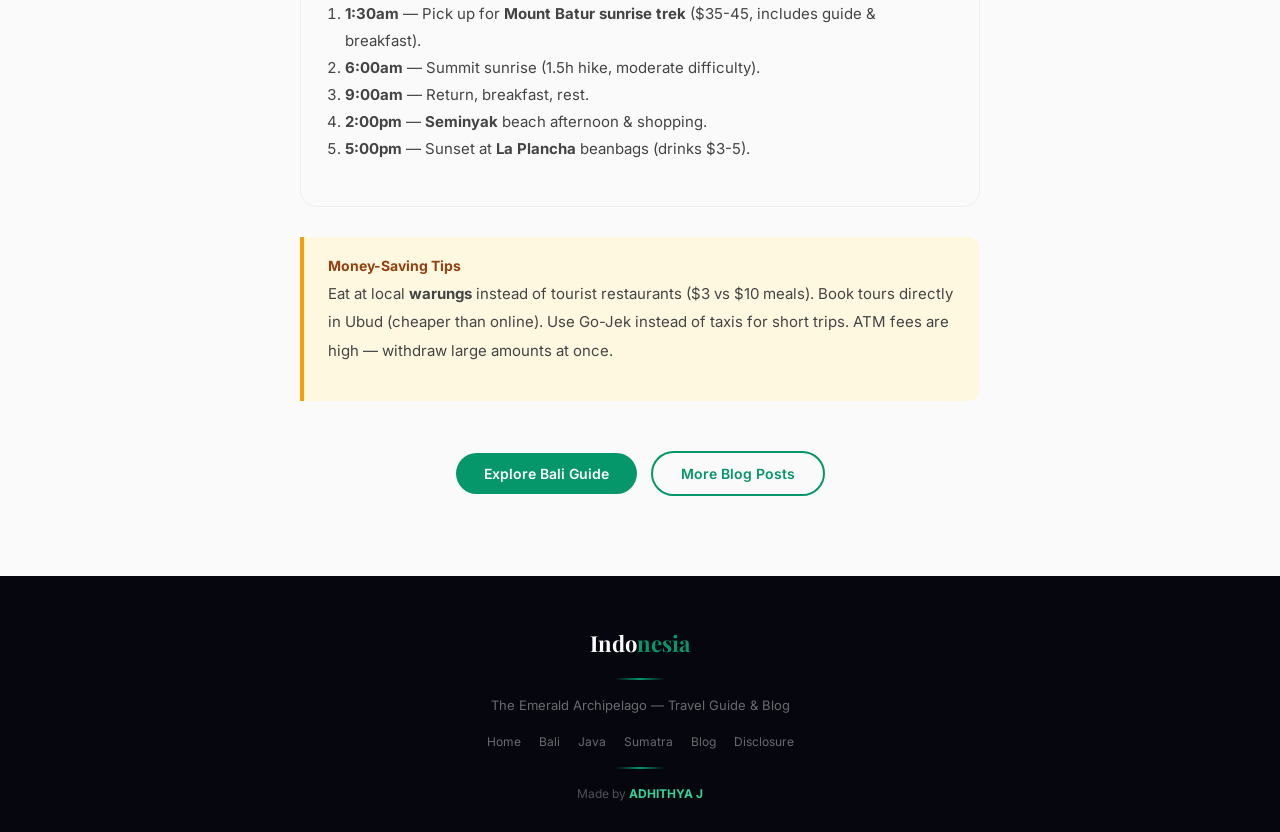
<file: pages/blog/bali-itinerary.html>
<!DOCTYPE html>
<html lang="en">
<head>
  <meta charset="UTF-8">
  <meta name="viewport" content="width=device-width, initial-scale=1.0">
  <title>3-Day Bali Itinerary — Best of Bali on a Budget</title>
  <meta name="description" content="The perfect 3-day Bali itinerary. Visit Ubud rice terraces, Uluwatu temple, Mount Batur sunrise, and Seminyak beaches on a budget.">
  <meta property="og:title" content="3-Day Bali Itinerary — Best of Bali on a Budget">
  <meta property="og:description" content="The perfect 3-day Bali itinerary covering Ubud rice terraces, Uluwatu temple, Mount Batur sunrise, and Seminyak beaches.">
  <meta property="og:type" content="article">
  <meta property="og:url" content="https://mystry112000.github.io/indonesia-travel-guide/pages/blog/bali-itinerary.html">
  <meta property="og:image" content="https://mystry112000.github.io/indonesia-travel-guide/images/bali-rice.jpg">
  <meta name="twitter:card" content="summary_large_image">
  <link rel="canonical" href="https://mystry112000.github.io/indonesia-travel-guide/pages/blog/bali-itinerary.html">
  <script type="application/ld+json">
  {
    "@context": "https://schema.org",
    "@type": "Article",
    "headline": "3-Day Bali Itinerary — Best of Bali on a Budget",
    "description": "The perfect 3-day Bali itinerary covering Ubud rice terraces, Uluwatu temple, Mount Batur sunrise, and Seminyak beaches.",
    "image": "https://mystry112000.github.io/indonesia-travel-guide/images/bali-rice.jpg",
    "author": {"@type": "Person", "name": "ADHITHYA J"},
    "publisher": {"@type": "Organization", "name": "Indonesia Travel Guide"},
    "datePublished": "2025-01-15",
    "dateModified": "2025-06-01"
  }
  </script>
  <link rel="preconnect" href="https://fonts.googleapis.com">
  <link href="https://fonts.googleapis.com/css2?family=Playfair+Display:wght@400;600;700;900&family=Inter:wght@300;400;500;600;700&display=swap" rel="stylesheet">
  <link rel="stylesheet" href="../../style.css">
  <style>
    .blog-content { max-width: 760px; margin: 0 auto; }
    .blog-content h3 { font-size: 22px; margin-top: 36px; margin-bottom: 12px; color: #1a1a2e; }
    .blog-content p { font-size: 15px; line-height: 1.9; color: #444; margin-bottom: 16px; }
    .blog-content ul, .blog-content ol { margin: 12px 0 20px 20px; font-size: 15px; line-height: 1.8; color: #444; }
    .day-card { background: #fafafa; border-radius: 16px; padding: 24px; margin: 24px 0; border: 1px solid #eee; }
    .day-card h4 { color: #059669; font-size: 18px; margin-bottom: 10px; }
    .day-card h4 span { font-weight: 400; color: #888; font-size: 14px; }
  </style>
<script nowprocket data-noptimize="1" data-cfasync="false" data-wpfc-render="false" seraph-accel-crit="1" data-no-defer="1">
  (function () {
      var script = document.createElement("script");
      script.async = 1;
      script.src = 'https://emrldtp.com/NTM3ODM0.js?t=537834';
      document.head.appendChild(script);
  })();
</script>
</head>
<body>

<nav>
  <a href="../../index.html" class="logo">Indo<span>nesia</span></a>
  <ul class="nav-links">
    <li><a href="../../index.html">Home</a></li>
    <li><a href="../bali.html">Bali</a></li>
    <li><a href="../java.html">Java</a></li>
    <li><a href="../sumatra.html">Sumatra</a></li>
    <li><a href="../../index.html#blog">Blog</a></li>
  </ul>
</nav>

<section class="hero-sm" style="background-image:url('../../images/bali-rice.jpg');">
  <div class="overlay"></div>
  <h1>3-Day Bali Itinerary</h1>
  <p>Bali on a budget — temples, rice terraces, and volcanoes</p>
</section>

<section class="section-light">
  <div class="section-inner blog-content">
    <div style="font-size:12px;color:#059669;font-weight:600;letter-spacing:1px;text-transform:uppercase;margin-bottom:8px;">Itinerary &bull; 6 min read</div>

    <p>Bali is compact enough to experience its highlights in just 3 days. This itinerary covers the <strong>best of Bali's culture, nature, and beaches</strong> without rushing &mdash; all for under <strong>$150 total</strong> including transport, food, and entry fees.</p>

    <div class="price-box">
      <h4>Total Cost: $130-160 per person</h4>
      <div style="font-size:13px;color:#888;margin-top:6px;">
        Accommodation: $45-75 (3 nights) &bull; Food: $25-40 &bull; Transport: $30-45 &bull; Entry fees: $20-30
      </div>
    </div>

    <h3>Getting Around</h3>
    <p>Rent a <strong>scooter ($5-8/day)</strong> for flexibility. Otherwise, use <strong>Go-Jek</strong> for short rides or hire a <strong>private driver ($35-45/day)</strong> for day trips.</p>

    <div class="day-card">
      <h4>Day 1 <span>&mdash; Ubud: Temples &amp; Rice Terraces</span></h4>
      <ol>
        <li><strong>6:30am</strong> &mdash; Visit <strong>Tegalalang Rice Terraces</strong> before crowds (free walk).</li>
        <li><strong>9:00am</strong> &mdash; Explore <strong>Tirta Empul</strong> holy water temple.</li>
        <li><strong>11:00am</strong> &mdash; Ubud Monkey Forest ($5 entry).</li>
        <li><strong>12:30pm</strong> &mdash; Lunch at <strong>Warung Babi Guling</strong> Ibu Oka ($3-5).</li>
        <li><strong>2:00pm</strong> &mdash; Ubud Art Market &amp; Palace (free).</li>
        <li><strong>5:00pm</strong> &mdash; Sunset at <strong>Campuhan Ridge Walk</strong> (free).</li>
      </ol>
    </div>

    <div class="day-card">
      <h4>Day 2 <span>&mdash; Uluwatu &amp; South Coast</span></h4>
      <ol>
        <li><strong>8:00am</strong> &mdash; Drive to <strong>Uluwatu</strong> (1.5h from Ubud).</li>
        <li><strong>10:00am</strong> &mdash; Visit <strong>Uluwatu Temple</strong> ($5, sarong rental $1).</li>
        <li><strong>12:00pm</strong> &mdash; Lunch at <strong>Single Fin</strong> cliffside ($8-12).</li>
        <li><strong>2:00pm</strong> &mdash; Chill at <strong>Padang Padang</strong> or <strong>Bingin Beach</strong> (free).</li>
        <li><strong>5:30pm</strong> &mdash; Watch <strong>Kecak Fire Dance</strong> at Uluwatu ($10).</li>
        <li><strong>7:30pm</strong> &mdash; Dinner at <strong>Jimbaran Bay</strong> seafood ($10-15).</li>
      </ol>
    </div>

    <div class="day-card">
      <h4>Day 3 <span>&mdash; Mount Batur Sunrise &amp; Seminyak</span></h4>
      <ol>
        <li><strong>1:30am</strong> &mdash; Pick up for <strong>Mount Batur sunrise trek</strong> ($35-45, includes guide &amp; breakfast).</li>
        <li><strong>6:00am</strong> &mdash; Summit sunrise (1.5h hike, moderate difficulty).</li>
        <li><strong>9:00am</strong> &mdash; Return, breakfast, rest.</li>
        <li><strong>2:00pm</strong> &mdash; <strong>Seminyak</strong> beach afternoon &amp; shopping.</li>
        <li><strong>5:00pm</strong> &mdash; Sunset at <strong>La Plancha</strong> beanbags (drinks $3-5).</li>
      </ol>
    </div>

    <div class="tips-box" style="margin:30px 0;">
      <h4>Money-Saving Tips</h4>
      <p>Eat at local <strong>warungs</strong> instead of tourist restaurants ($3 vs $10 meals). Book tours directly in Ubud (cheaper than online). Use Go-Jek instead of taxis for short trips. ATM fees are high &mdash; withdraw large amounts at once.</p>
    </div>

    <div style="text-align:center;margin-top:50px;">
      <a href="../bali.html" class="btn btn-primary">Explore Bali Guide</a>
      <a href="../../index.html#blog" class="btn btn-outline" style="margin-left:10px;">More Blog Posts</a>
    </div>
  </div>
</section>

<footer>
  <div class="footer-logo">Indo<span>nesia</span></div>
  <div class="footer-divider"></div>
  <p>The Emerald Archipelago — Travel Guide &amp; Blog</p>
  <div class="footer-links">
    <a href="../../index.html">Home</a>
    <a href="../bali.html">Bali</a>
    <a href="../java.html">Java</a>
    <a href="../sumatra.html">Sumatra</a>
    <a href="../../index.html#blog">Blog</a>
    <a href="../affiliate-disclosure.html">Disclosure</a>
  </div>
  <div class="footer-divider"></div>
  <p style="font-size:12px;color:rgba(255,255,255,0.3);">Made by <strong style="color:#34d399;">ADHITHYA J</strong></p>
</footer>

</body>
</html>
</file>
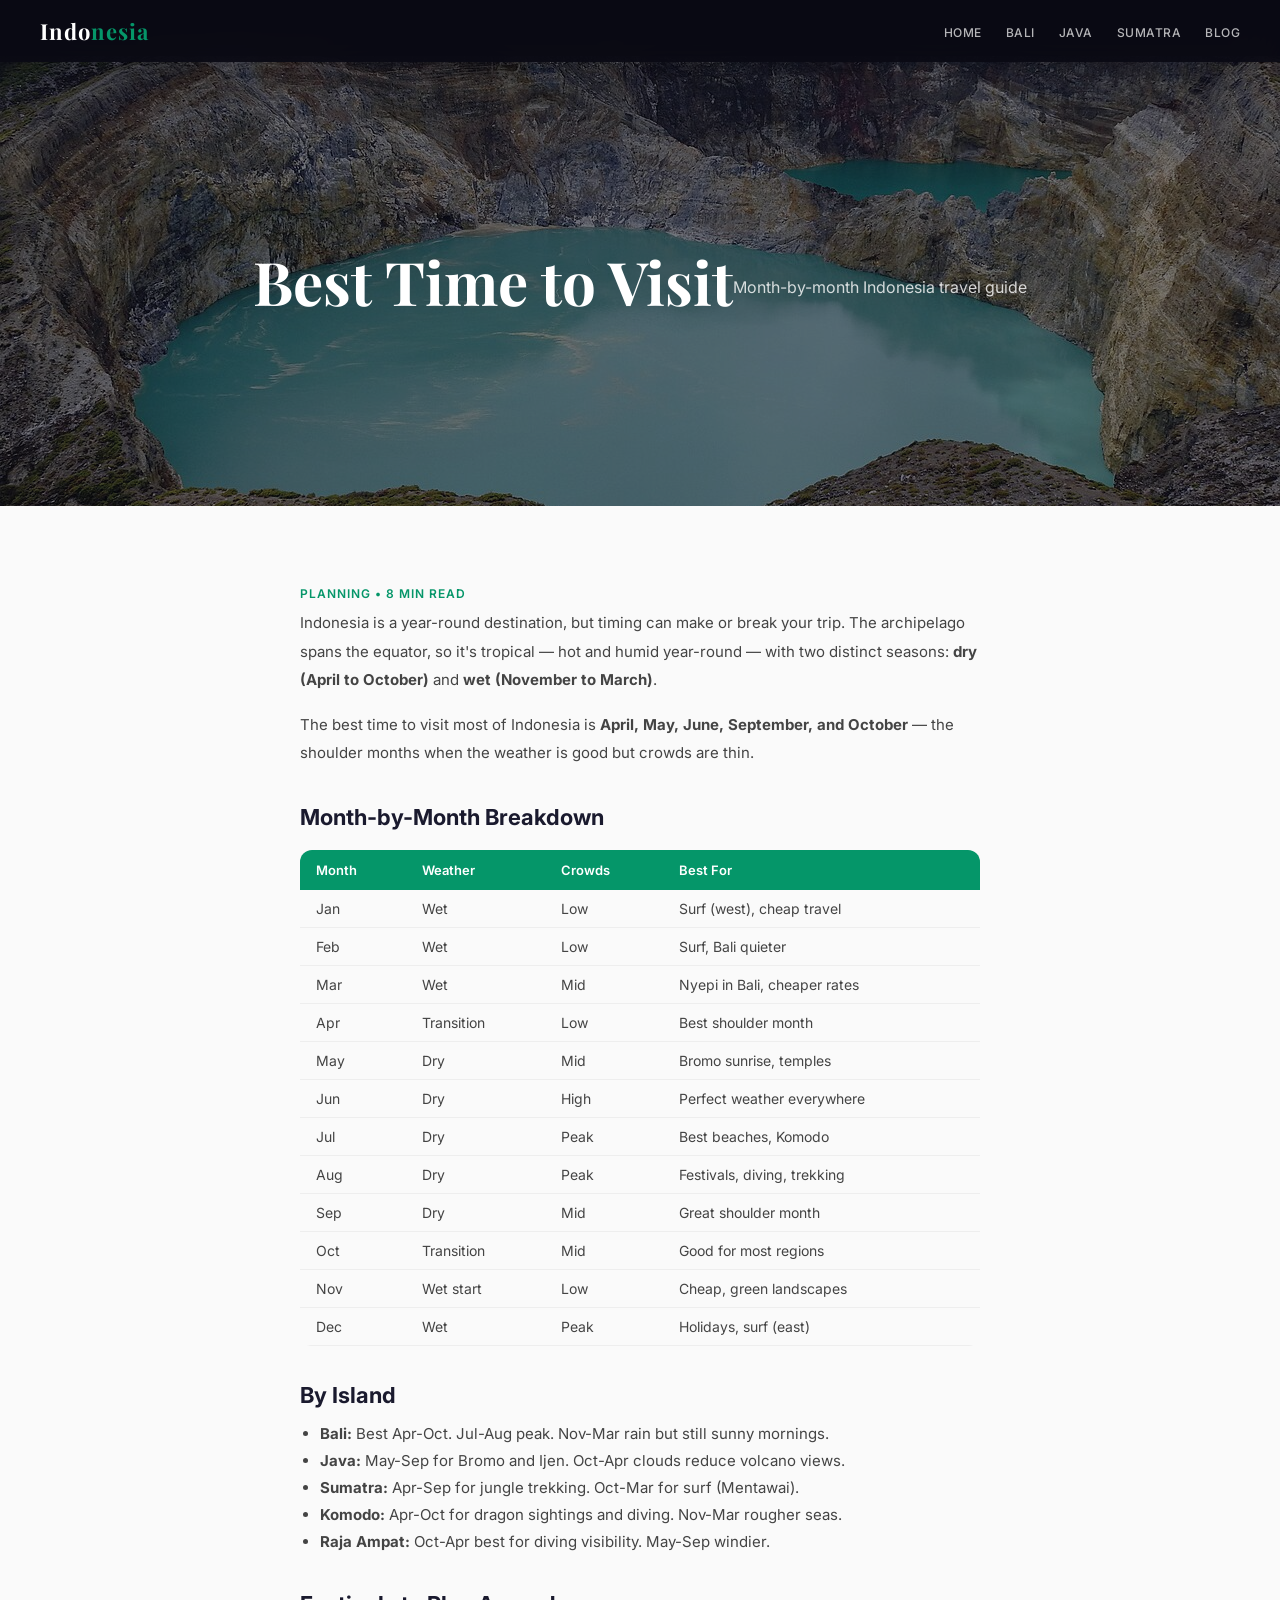
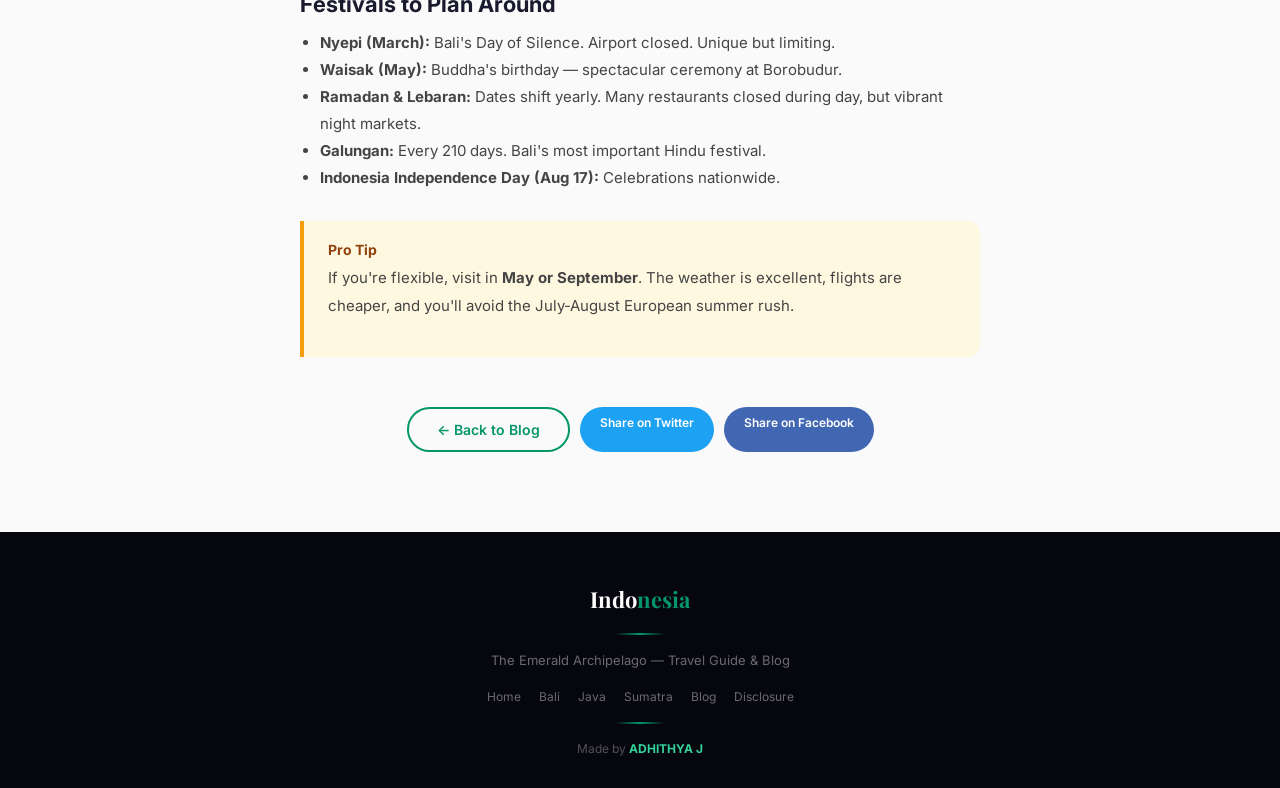
<file: pages/blog/best-time-to-visit.html>
<!DOCTYPE html>
<html lang="en">
<head>
  <meta charset="UTF-8">
  <meta name="viewport" content="width=device-width, initial-scale=1.0">
  <title>Best Time to Visit Indonesia — Month by Month Guide</title>
  <meta name="description" content="Comprehensive month-by-month guide to the best time to visit Indonesia. Weather patterns, festivals, and peak seasons for Bali, Java, Sumatra, and Komodo.">
  <meta property="og:title" content="Best Time to Visit Indonesia — Month by Month Guide">
  <meta property="og:description" content="Comprehensive month-by-month guide to the best time to visit Indonesia. Weather, festivals, peak seasons.">
  <meta property="og:type" content="article">
  <meta property="og:url" content="https://mystry112000.github.io/indonesia-travel-guide/pages/blog/best-time-to-visit.html">
  <meta property="og:image" content="https://mystry112000.github.io/indonesia-travel-guide/images/kelimutu.jpg">
  <meta name="twitter:card" content="summary_large_image">
  <link rel="canonical" href="https://mystry112000.github.io/indonesia-travel-guide/pages/blog/best-time-to-visit.html">
  <script type="application/ld+json">
  {
    "@context": "https://schema.org",
    "@type": "Article",
    "headline": "Best Time to Visit Indonesia — Month by Month Guide",
    "description": "Comprehensive month-by-month guide to the best time to visit Indonesia.",
    "image": "https://mystry112000.github.io/indonesia-travel-guide/images/kelimutu.jpg",
    "author": {"@type": "Person", "name": "ADHITHYA J"},
    "publisher": {"@type": "Organization", "name": "Indonesia Travel Guide"},
    "datePublished": "2025-01-01",
    "dateModified": "2025-06-01"
  }
  </script>
  <link rel="preconnect" href="https://fonts.googleapis.com">
  <link href="https://fonts.googleapis.com/css2?family=Playfair+Display:wght@400;600;700;900&family=Inter:wght@300;400;500;600;700&display=swap" rel="stylesheet">
  <link rel="stylesheet" href="../../style.css">
  <style>
    .blog-content { max-width: 760px; margin: 0 auto; }
    .blog-content h3 { font-size: 22px; margin-top: 36px; margin-bottom: 12px; color: #1a1a2e; }
    .blog-content p { font-size: 15px; line-height: 1.9; color: #444; margin-bottom: 16px; }
    .blog-content ul { margin: 12px 0 20px 20px; font-size: 15px; line-height: 1.8; color: #444; }
    .blog-content .affiliate-card { max-width: 500px; }
  </style>
<script nowprocket data-noptimize="1" data-cfasync="false" data-wpfc-render="false" seraph-accel-crit="1" data-no-defer="1">
  (function () {
      var script = document.createElement("script");
      script.async = 1;
      script.src = 'https://emrldtp.com/NTM3ODM0.js?t=537834';
      document.head.appendChild(script);
  })();
</script>
</head>
<body>

<nav>
  <a href="../../index.html" class="logo">Indo<span>nesia</span></a>
  <ul class="nav-links">
    <li><a href="../../index.html">Home</a></li>
    <li><a href="../bali.html">Bali</a></li>
    <li><a href="../java.html">Java</a></li>
    <li><a href="../sumatra.html">Sumatra</a></li>
    <li><a href="../../index.html#blog">Blog</a></li>
  </ul>
</nav>

<section class="hero-sm" style="background-image:url('../../images/kelimutu.jpg');">
  <div class="overlay"></div>
  <h1>Best Time to Visit</h1>
  <p>Month-by-month Indonesia travel guide</p>
</section>

<section class="section-light">
  <div class="section-inner blog-content">
    <div style="font-size:12px;color:#059669;font-weight:600;letter-spacing:1px;text-transform:uppercase;margin-bottom:8px;">Planning &bull; 8 min read</div>

    <p>Indonesia is a year-round destination, but timing can make or break your trip. The archipelago spans the equator, so it's tropical &mdash; hot and humid year-round &mdash; with two distinct seasons: <strong>dry (April to October)</strong> and <strong>wet (November to March)</strong>.</p>

    <p>The best time to visit most of Indonesia is <strong>April, May, June, September, and October</strong> &mdash; the shoulder months when the weather is good but crowds are thin.</p>

    <h3>Month-by-Month Breakdown</h3>

    <table class="data-table">
      <thead>
        <tr><th>Month</th><th>Weather</th><th>Crowds</th><th>Best For</th></tr>
      </thead>
      <tbody>
        <tr><td>Jan</td><td>Wet</td><td>Low</td><td>Surf (west), cheap travel</td></tr>
        <tr><td>Feb</td><td>Wet</td><td>Low</td><td>Surf, Bali quieter</td></tr>
        <tr><td>Mar</td><td>Wet</td><td>Mid</td><td>Nyepi in Bali, cheaper rates</td></tr>
        <tr><td>Apr</td><td>Transition</td><td>Low</td><td>Best shoulder month</td></tr>
        <tr><td>May</td><td>Dry</td><td>Mid</td><td>Bromo sunrise, temples</td></tr>
        <tr><td>Jun</td><td>Dry</td><td>High</td><td>Perfect weather everywhere</td></tr>
        <tr><td>Jul</td><td>Dry</td><td>Peak</td><td>Best beaches, Komodo</td></tr>
        <tr><td>Aug</td><td>Dry</td><td>Peak</td><td>Festivals, diving, trekking</td></tr>
        <tr><td>Sep</td><td>Dry</td><td>Mid</td><td>Great shoulder month</td></tr>
        <tr><td>Oct</td><td>Transition</td><td>Mid</td><td>Good for most regions</td></tr>
        <tr><td>Nov</td><td>Wet start</td><td>Low</td><td>Cheap, green landscapes</td></tr>
        <tr><td>Dec</td><td>Wet</td><td>Peak</td><td>Holidays, surf (east)</td></tr>
      </tbody>
    </table>

    <h3>By Island</h3>
    <ul>
      <li><strong>Bali:</strong> Best Apr-Oct. Jul-Aug peak. Nov-Mar rain but still sunny mornings.</li>
      <li><strong>Java:</strong> May-Sep for Bromo and Ijen. Oct-Apr clouds reduce volcano views.</li>
      <li><strong>Sumatra:</strong> Apr-Sep for jungle trekking. Oct-Mar for surf (Mentawai).</li>
      <li><strong>Komodo:</strong> Apr-Oct for dragon sightings and diving. Nov-Mar rougher seas.</li>
      <li><strong>Raja Ampat:</strong> Oct-Apr best for diving visibility. May-Sep windier.</li>
    </ul>

    <h3>Festivals to Plan Around</h3>
    <ul>
      <li><strong>Nyepi (March):</strong> Bali's Day of Silence. Airport closed. Unique but limiting.</li>
      <li><strong>Waisak (May):</strong> Buddha's birthday &mdash; spectacular ceremony at Borobudur.</li>
      <li><strong>Ramadan &amp; Lebaran:</strong> Dates shift yearly. Many restaurants closed during day, but vibrant night markets.</li>
      <li><strong>Galungan:</strong> Every 210 days. Bali's most important Hindu festival.</li>
      <li><strong>Indonesia Independence Day (Aug 17):</strong> Celebrations nationwide.</li>
    </ul>

    <div class="tips-box" style="margin:30px 0;">
      <h4>Pro Tip</h4>
      <p>If you're flexible, visit in <strong>May or September</strong>. The weather is excellent, flights are cheaper, and you'll avoid the July-August European summer rush.</p>
    </div>

    <div style="text-align:center;margin-top:50px;display:flex;gap:10px;justify-content:center;flex-wrap:wrap;">
      <a href="../../index.html#blog" class="btn btn-outline">&larr; Back to Blog</a>
      <a href="https://twitter.com/intent/tweet?text=Best%20Time%20to%20Visit%20Indonesia%20-%20Month%20by%20Month%20Guide&url=https://mystry112000.github.io/indonesia-travel-guide/pages/blog/best-time-to-visit.html" target="_blank" class="btn btn-sm" style="background:#1da1f2;color:#fff;">Share on Twitter</a>
      <a href="https://www.facebook.com/sharer/sharer.php?u=https://mystry112000.github.io/indonesia-travel-guide/pages/blog/best-time-to-visit.html" target="_blank" class="btn btn-sm" style="background:#4267B2;color:#fff;">Share on Facebook</a>
    </div>
  </div>
</section>

<footer>
  <div class="footer-logo">Indo<span>nesia</span></div>
  <div class="footer-divider"></div>
  <p>The Emerald Archipelago — Travel Guide &amp; Blog</p>
  <div class="footer-links">
    <a href="../../index.html">Home</a>
    <a href="../bali.html">Bali</a>
    <a href="../java.html">Java</a>
    <a href="../sumatra.html">Sumatra</a>
    <a href="../../index.html#blog">Blog</a>
    <a href="../affiliate-disclosure.html">Disclosure</a>
  </div>
  <div class="footer-divider"></div>
  <p style="font-size:12px;color:rgba(255,255,255,0.3);">Made by <strong style="color:#34d399;">ADHITHYA J</strong></p>
</footer>

</body>
</html>
</file>
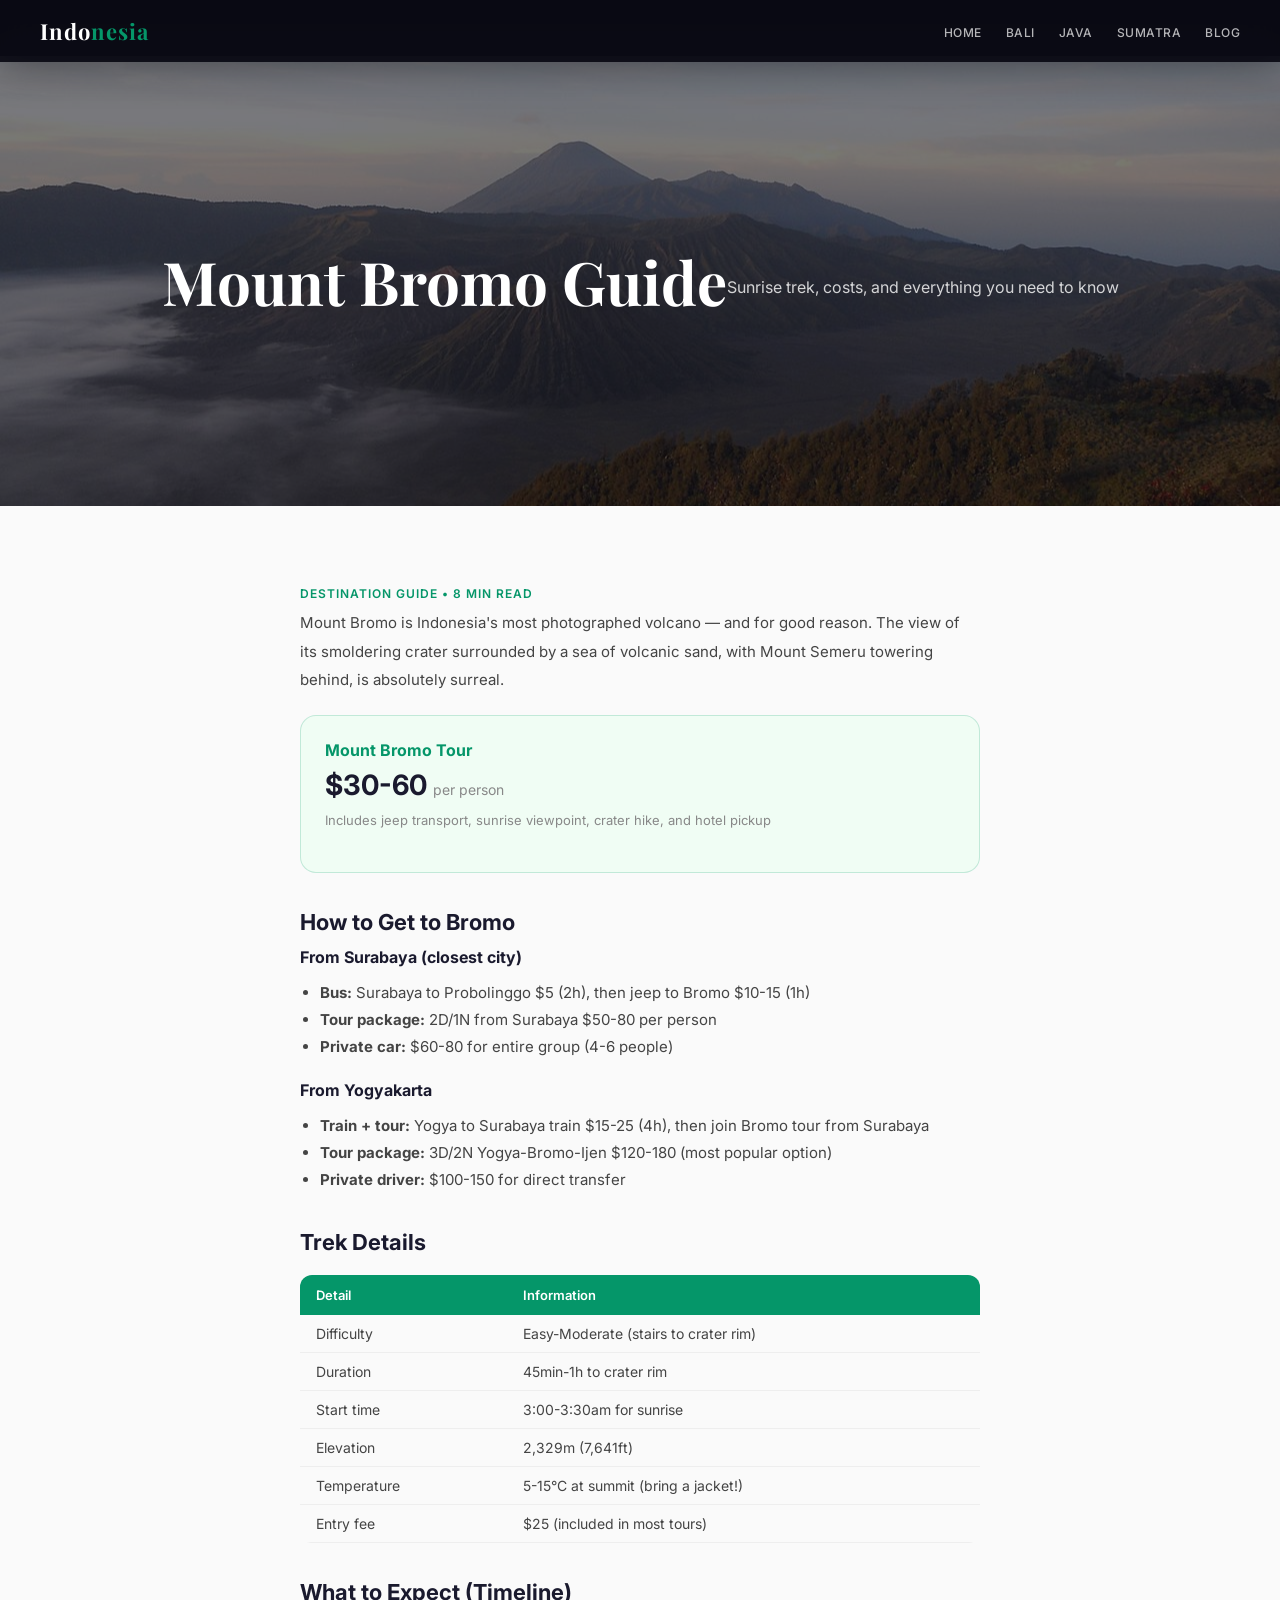
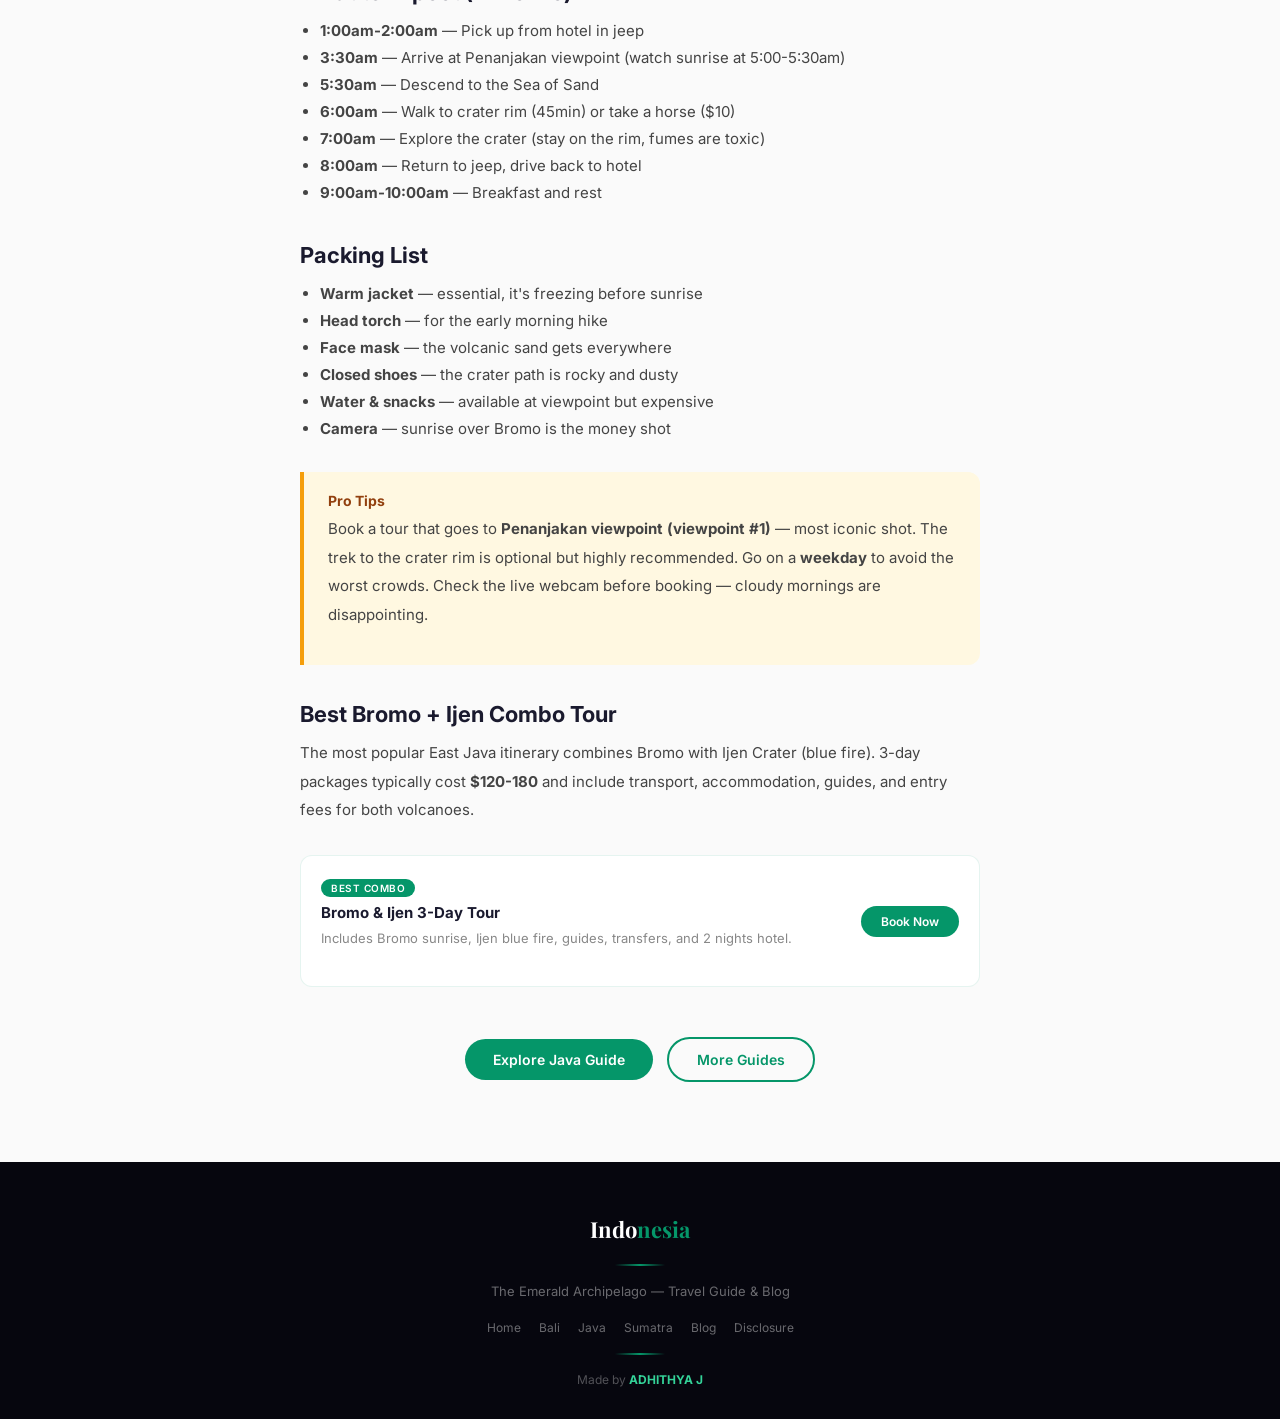
<file: pages/blog/bromo-guide.html>
<!DOCTYPE html>
<html lang="en">
<head>
  <meta charset="UTF-8">
  <meta name="viewport" content="width=device-width, initial-scale=1.0">
  <title>Mount Bromo Guide — Sunrise Trek, Costs & Tips 2025</title>
  <meta name="description" content="Complete Mount Bromo travel guide. How to visit Bromo from Surabaya or Yogyakarta, tour prices, sunrise viewpoint tips, and what to pack.">
  <meta property="og:title" content="Mount Bromo Guide — Sunrise Trek, Costs & Tips 2025">
  <meta property="og:description" content="Complete Mount Bromo travel guide. How to visit from Surabaya or Yogyakarta, tour prices, sunrise viewpoint tips.">
  <meta property="og:type" content="article">
  <meta property="og:url" content="https://mystry112000.github.io/indonesia-travel-guide/pages/blog/bromo-guide.html">
  <meta property="og:image" content="https://mystry112000.github.io/indonesia-travel-guide/images/mount-bromo.jpg">
  <meta name="twitter:card" content="summary_large_image">
  <link rel="canonical" href="https://mystry112000.github.io/indonesia-travel-guide/pages/blog/bromo-guide.html">
  <script type="application/ld+json">
  {
    "@context": "https://schema.org",
    "@type": "Article",
    "headline": "Mount Bromo Guide — Sunrise Trek, Costs & Tips 2025",
    "description": "Complete Mount Bromo travel guide with tour prices, sunrise viewpoint tips, and packing list.",
    "image": "https://mystry112000.github.io/indonesia-travel-guide/images/mount-bromo.jpg",
    "author": {"@type": "Person", "name": "ADHITHYA J"},
    "publisher": {"@type": "Organization", "name": "Indonesia Travel Guide"},
    "datePublished": "2025-03-01",
    "dateModified": "2025-06-01"
  }
  </script>
  <link rel="preconnect" href="https://fonts.googleapis.com">
  <link href="https://fonts.googleapis.com/css2?family=Playfair+Display:wght@400;600;700;900&family=Inter:wght@300;400;500;600;700&display=swap" rel="stylesheet">
  <link rel="stylesheet" href="../../style.css">
  <style>
    .blog-content { max-width: 760px; margin: 0 auto; }
    .blog-content h3 { font-size: 22px; margin-top: 36px; margin-bottom: 12px; color: #1a1a2e; }
    .blog-content p { font-size: 15px; line-height: 1.9; color: #444; margin-bottom: 16px; }
    .blog-content ul { margin: 12px 0 20px 20px; font-size: 15px; line-height: 1.8; color: #444; }
  </style>
<script nowprocket data-noptimize="1" data-cfasync="false" data-wpfc-render="false" seraph-accel-crit="1" data-no-defer="1">
  (function () {
      var script = document.createElement("script");
      script.async = 1;
      script.src = 'https://emrldtp.com/NTM3ODM0.js?t=537834';
      document.head.appendChild(script);
  })();
</script>
</head>
<body>

<nav>
  <a href="../../index.html" class="logo">Indo<span>nesia</span></a>
  <ul class="nav-links">
    <li><a href="../../index.html">Home</a></li>
    <li><a href="../bali.html">Bali</a></li>
    <li><a href="../java.html">Java</a></li>
    <li><a href="../sumatra.html">Sumatra</a></li>
    <li><a href="../../index.html#blog">Blog</a></li>
  </ul>
</nav>

<section class="hero-sm" style="background-image:url('../../images/mount-bromo.jpg');">
  <div class="overlay"></div>
  <h1>Mount Bromo Guide</h1>
  <p>Sunrise trek, costs, and everything you need to know</p>
</section>

<section class="section-light">
  <div class="section-inner blog-content">
    <div style="font-size:12px;color:#059669;font-weight:600;letter-spacing:1px;text-transform:uppercase;margin-bottom:8px;">Destination Guide &bull; 8 min read</div>

    <p>Mount Bromo is Indonesia's most photographed volcano &mdash; and for good reason. The view of its smoldering crater surrounded by a sea of volcanic sand, with Mount Semeru towering behind, is absolutely surreal.</p>

    <div class="price-box">
      <h4>Mount Bromo Tour</h4>
      <div class="price">$30-60 <span>per person</span></div>
      <p style="font-size:13px;color:#888;margin-top:6px;">Includes jeep transport, sunrise viewpoint, crater hike, and hotel pickup</p>
    </div>

    <h3>How to Get to Bromo</h3>

    <h4>From Surabaya (closest city)</h4>
    <ul>
      <li><strong>Bus:</strong> Surabaya to Probolinggo $5 (2h), then jeep to Bromo $10-15 (1h)</li>
      <li><strong>Tour package:</strong> 2D/1N from Surabaya $50-80 per person</li>
      <li><strong>Private car:</strong> $60-80 for entire group (4-6 people)</li>
    </ul>

    <h4>From Yogyakarta</h4>
    <ul>
      <li><strong>Train + tour:</strong> Yogya to Surabaya train $15-25 (4h), then join Bromo tour from Surabaya</li>
      <li><strong>Tour package:</strong> 3D/2N Yogya-Bromo-Ijen $120-180 (most popular option)</li>
      <li><strong>Private driver:</strong> $100-150 for direct transfer</li>
    </ul>

    <h3>Trek Details</h3>

    <table class="data-table">
      <thead>
        <tr><th>Detail</th><th>Information</th></tr>
      </thead>
      <tbody>
        <tr><td>Difficulty</td><td>Easy-Moderate (stairs to crater rim)</td></tr>
        <tr><td>Duration</td><td>45min-1h to crater rim</td></tr>
        <tr><td>Start time</td><td>3:00-3:30am for sunrise</td></tr>
        <tr><td>Elevation</td><td>2,329m (7,641ft)</td></tr>
        <tr><td>Temperature</td><td>5-15°C at summit (bring a jacket!)</td></tr>
        <tr><td>Entry fee</td><td>$25 (included in most tours)</td></tr>
      </tbody>
    </table>

    <h3>What to Expect (Timeline)</h3>
    <ul>
      <li><strong>1:00am-2:00am</strong> &mdash; Pick up from hotel in jeep</li>
      <li><strong>3:30am</strong> &mdash; Arrive at Penanjakan viewpoint (watch sunrise at 5:00-5:30am)</li>
      <li><strong>5:30am</strong> &mdash; Descend to the Sea of Sand</li>
      <li><strong>6:00am</strong> &mdash; Walk to crater rim (45min) or take a horse ($10)</li>
      <li><strong>7:00am</strong> &mdash; Explore the crater (stay on the rim, fumes are toxic)</li>
      <li><strong>8:00am</strong> &mdash; Return to jeep, drive back to hotel</li>
      <li><strong>9:00am-10:00am</strong> &mdash; Breakfast and rest</li>
    </ul>

    <h3>Packing List</h3>
    <ul>
      <li><strong>Warm jacket</strong> &mdash; essential, it's freezing before sunrise</li>
      <li><strong>Head torch</strong> &mdash; for the early morning hike</li>
      <li><strong>Face mask</strong> &mdash; the volcanic sand gets everywhere</li>
      <li><strong>Closed shoes</strong> &mdash; the crater path is rocky and dusty</li>
      <li><strong>Water &amp; snacks</strong> &mdash; available at viewpoint but expensive</li>
      <li><strong>Camera</strong> &mdash; sunrise over Bromo is the money shot</li>
    </ul>

    <div class="tips-box" style="margin:30px 0;">
      <h4>Pro Tips</h4>
      <p>Book a tour that goes to <strong>Penanjakan viewpoint (viewpoint #1)</strong> &mdash; most iconic shot. The trek to the crater rim is optional but highly recommended. Go on a <strong>weekday</strong> to avoid the worst crowds. Check the live webcam before booking &mdash; cloudy mornings are disappointing.</p>
    </div>

    <h3>Best Bromo + Ijen Combo Tour</h3>
    <p>The most popular East Java itinerary combines Bromo with Ijen Crater (blue fire). 3-day packages typically cost <strong>$120-180</strong> and include transport, accommodation, guides, and entry fees for both volcanoes.</p>

    <div class="affiliate-card" style="margin:30px 0;">
      <div class="info">
        <span class="badge">Best Combo</span>
        <h4>Bromo &amp; Ijen 3-Day Tour</h4>
        <p>Includes Bromo sunrise, Ijen blue fire, guides, transfers, and 2 nights hotel.</p>
      </div>
      <a href="https://www.getyourguide.com/mount-bromo-l122301/?partner_id=YOUR_PARTNER_ID" class="btn btn-primary btn-sm" target="_blank" rel="nofollow sponsored">Book Now</a>
    </div>

    <div style="text-align:center;margin-top:50px;">
      <a href="../java.html" class="btn btn-primary">Explore Java Guide</a>
      <a href="../../index.html#blog" class="btn btn-outline" style="margin-left:10px;">More Guides</a>
    </div>
  </div>
</section>

<footer>
  <div class="footer-logo">Indo<span>nesia</span></div>
  <div class="footer-divider"></div>
  <p>The Emerald Archipelago — Travel Guide &amp; Blog</p>
  <div class="footer-links">
    <a href="../../index.html">Home</a>
    <a href="../bali.html">Bali</a>
    <a href="../java.html">Java</a>
    <a href="../sumatra.html">Sumatra</a>
    <a href="../../index.html#blog">Blog</a>
    <a href="../affiliate-disclosure.html">Disclosure</a>
  </div>
  <div class="footer-divider"></div>
  <p style="font-size:12px;color:rgba(255,255,255,0.3);">Made by <strong style="color:#34d399;">ADHITHYA J</strong></p>
</footer>

</body>
</html>
</file>
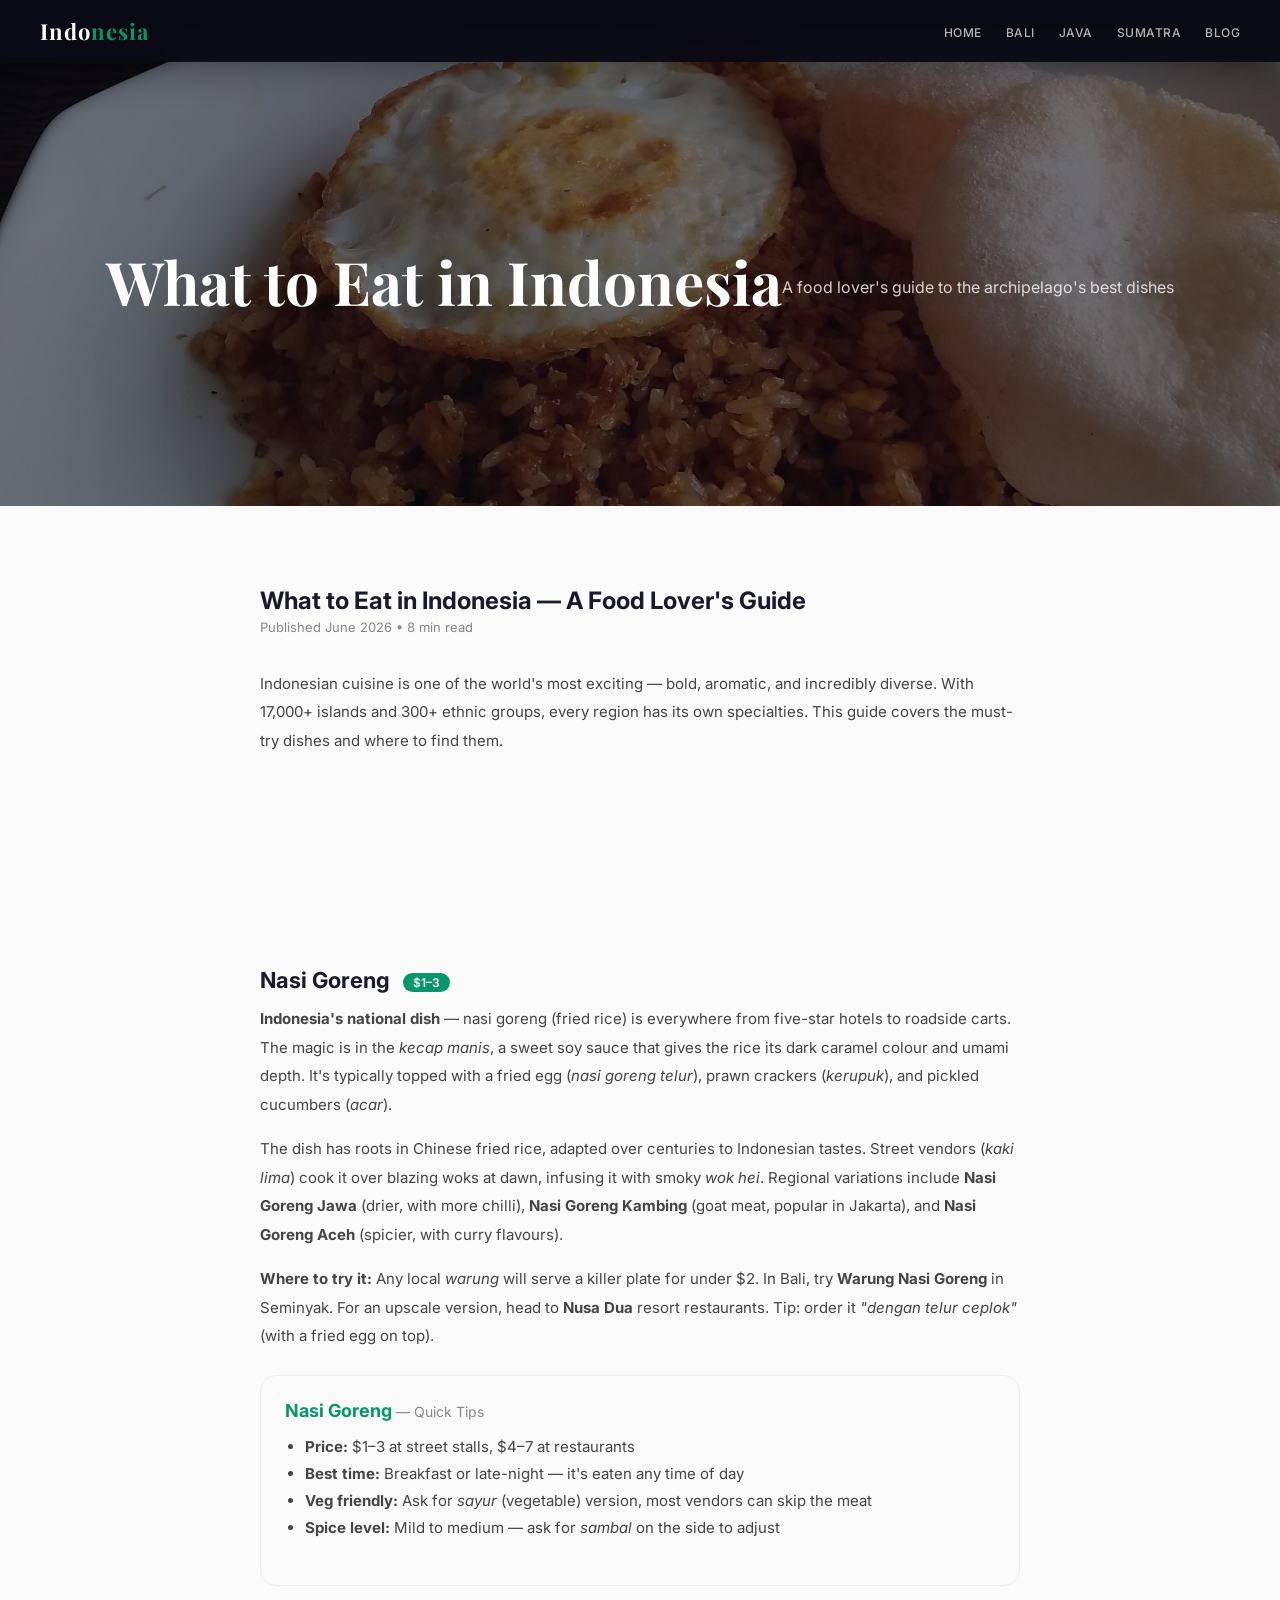
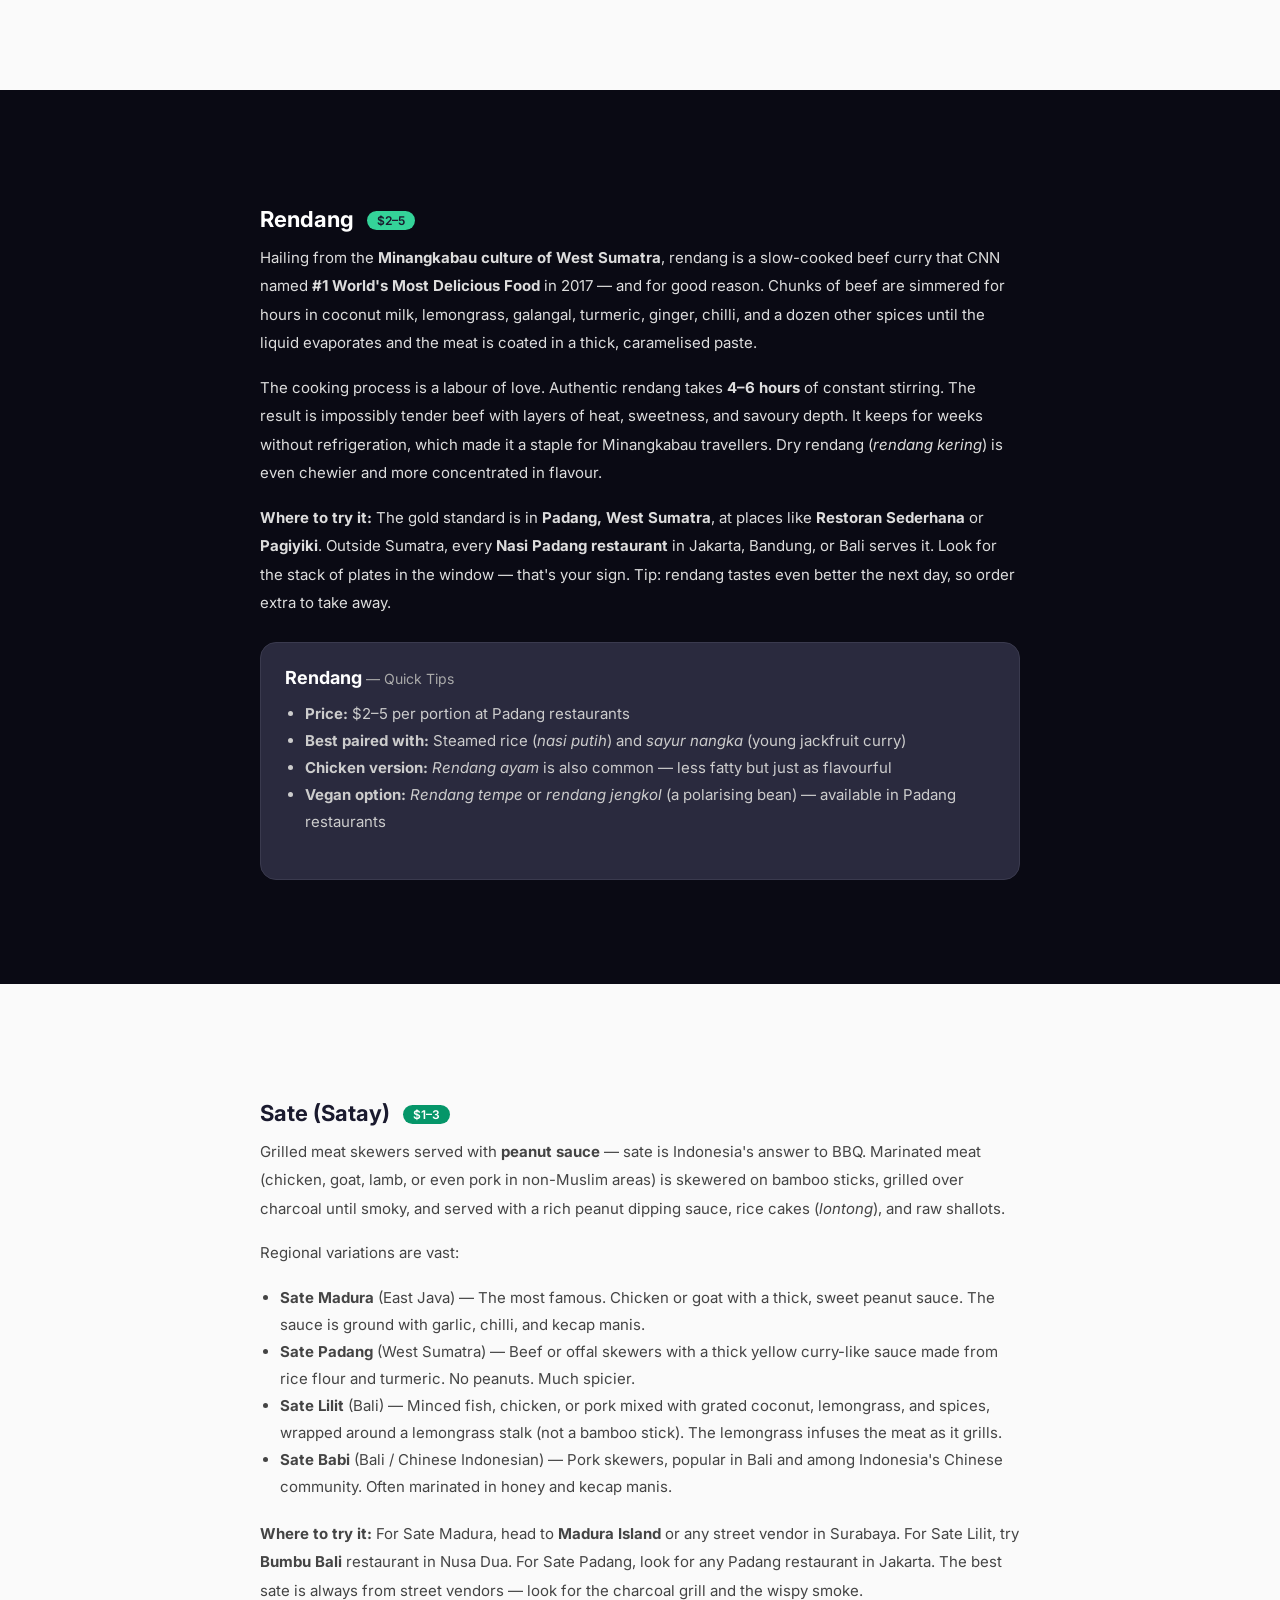
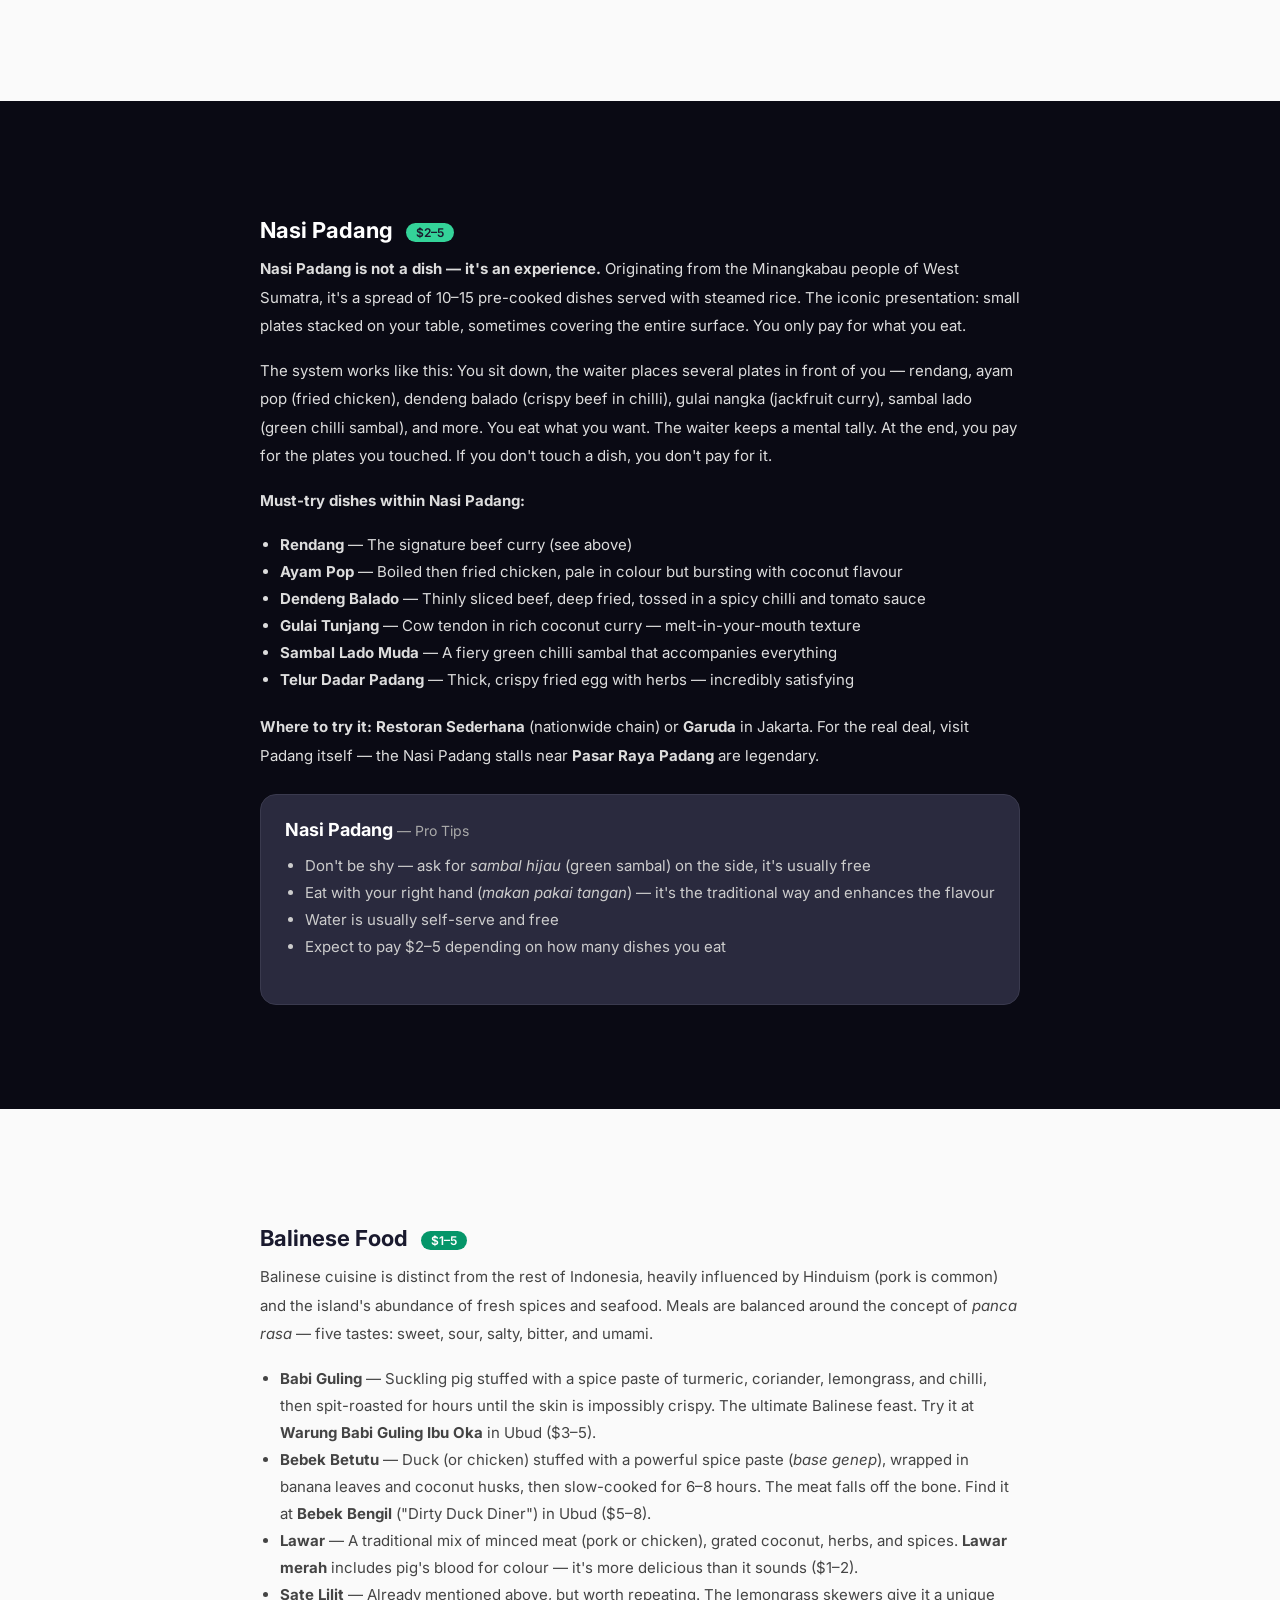
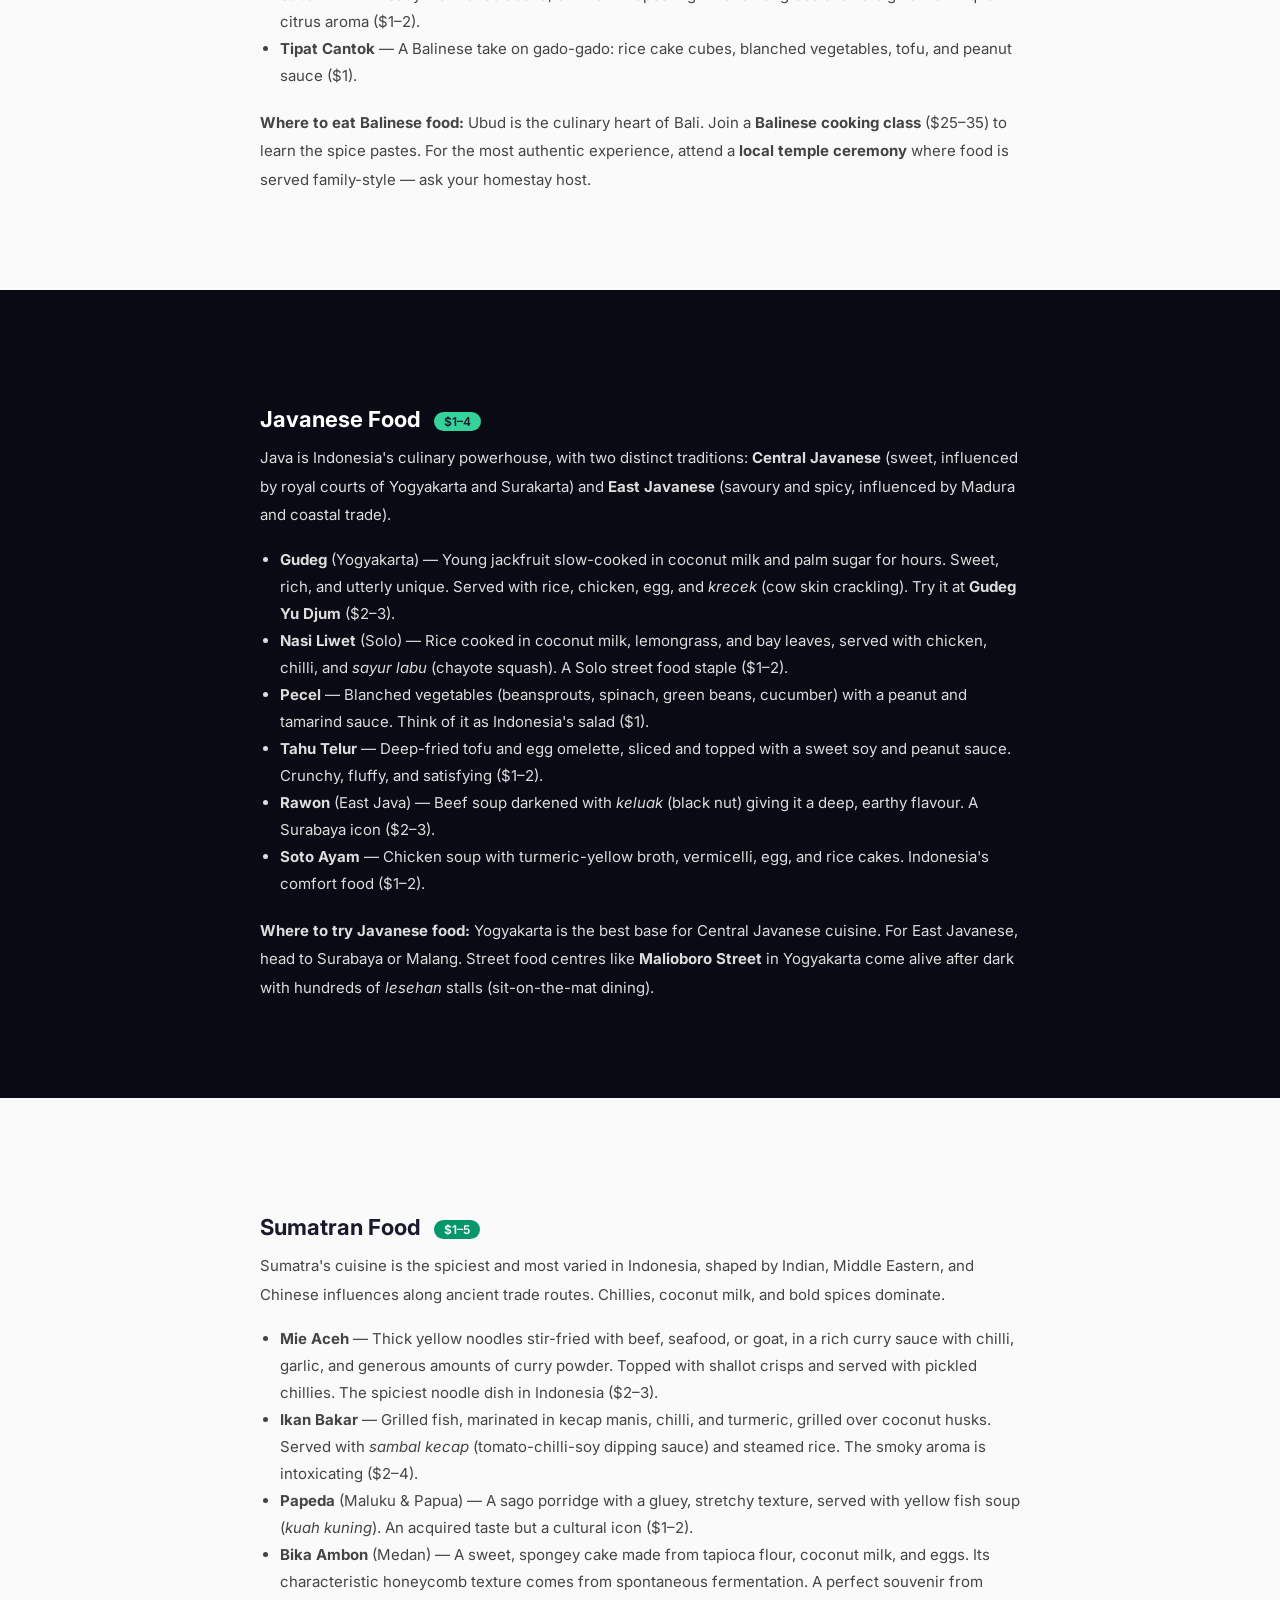
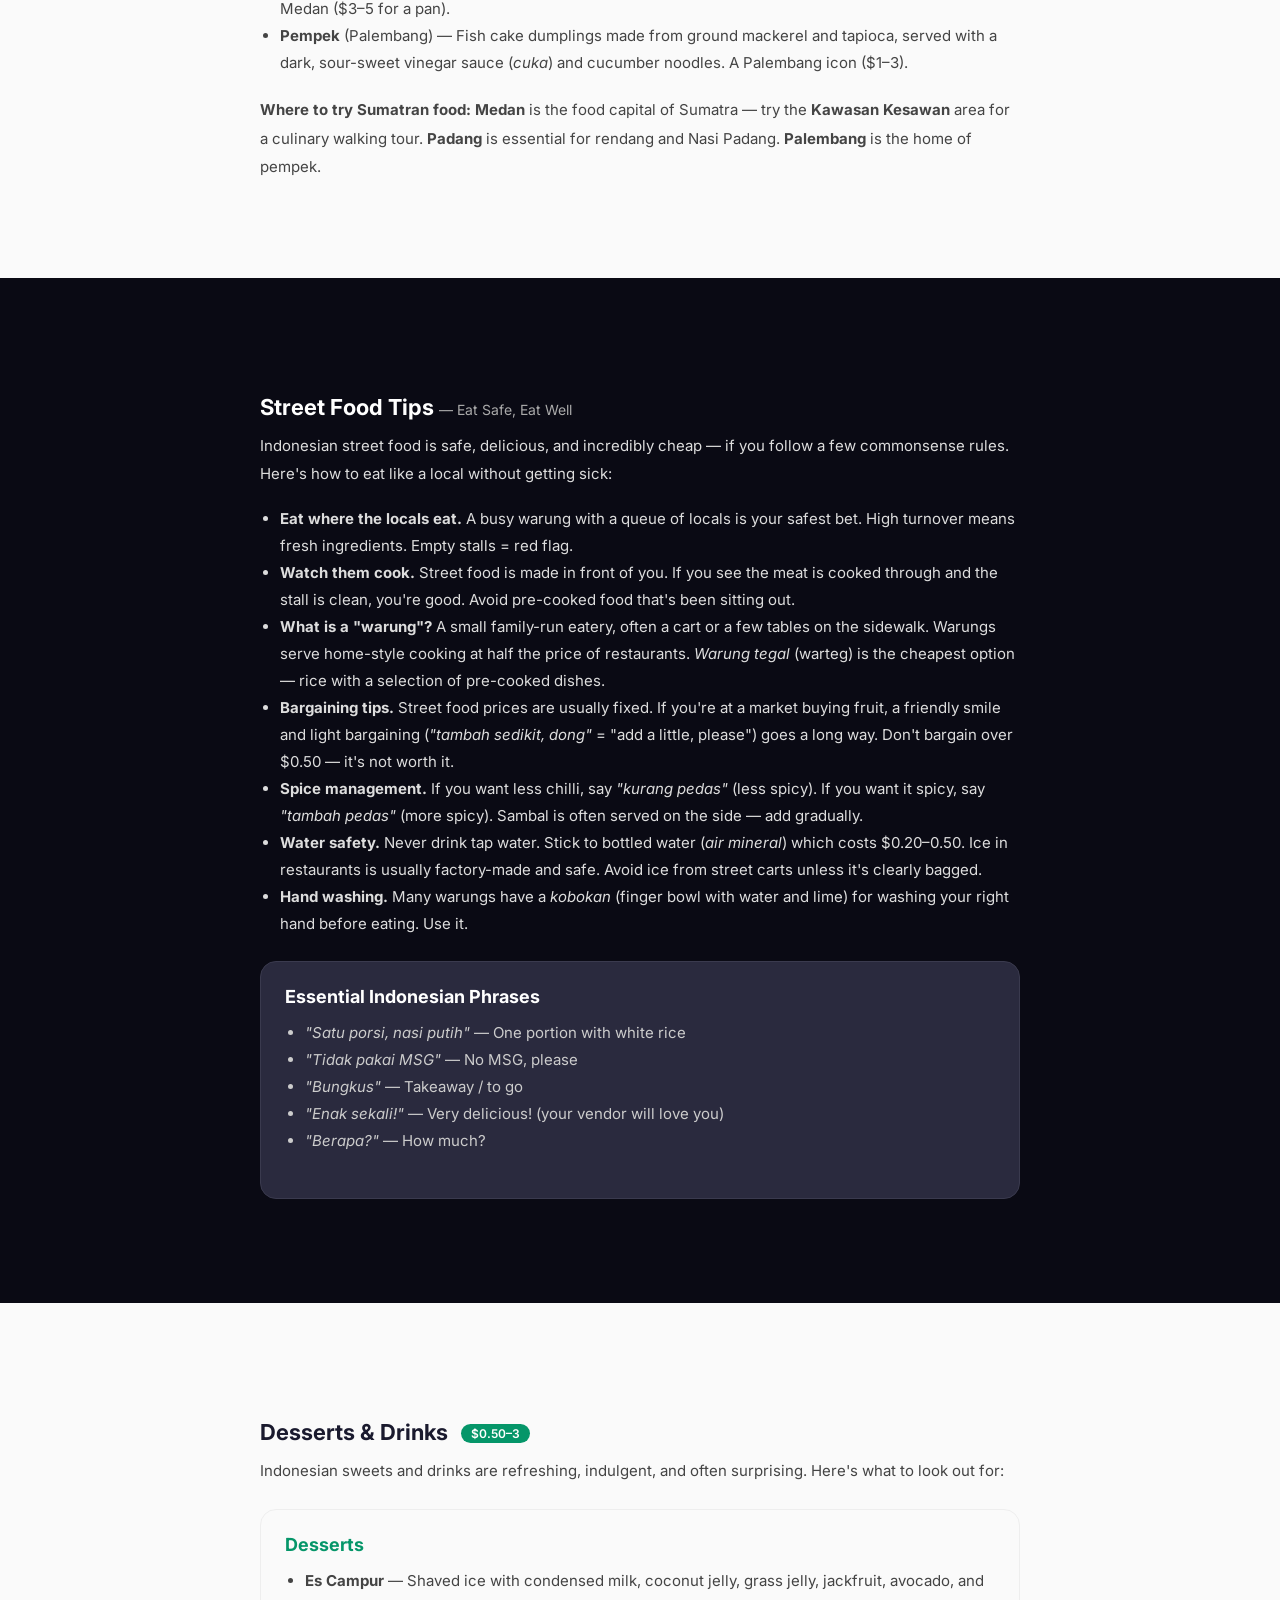
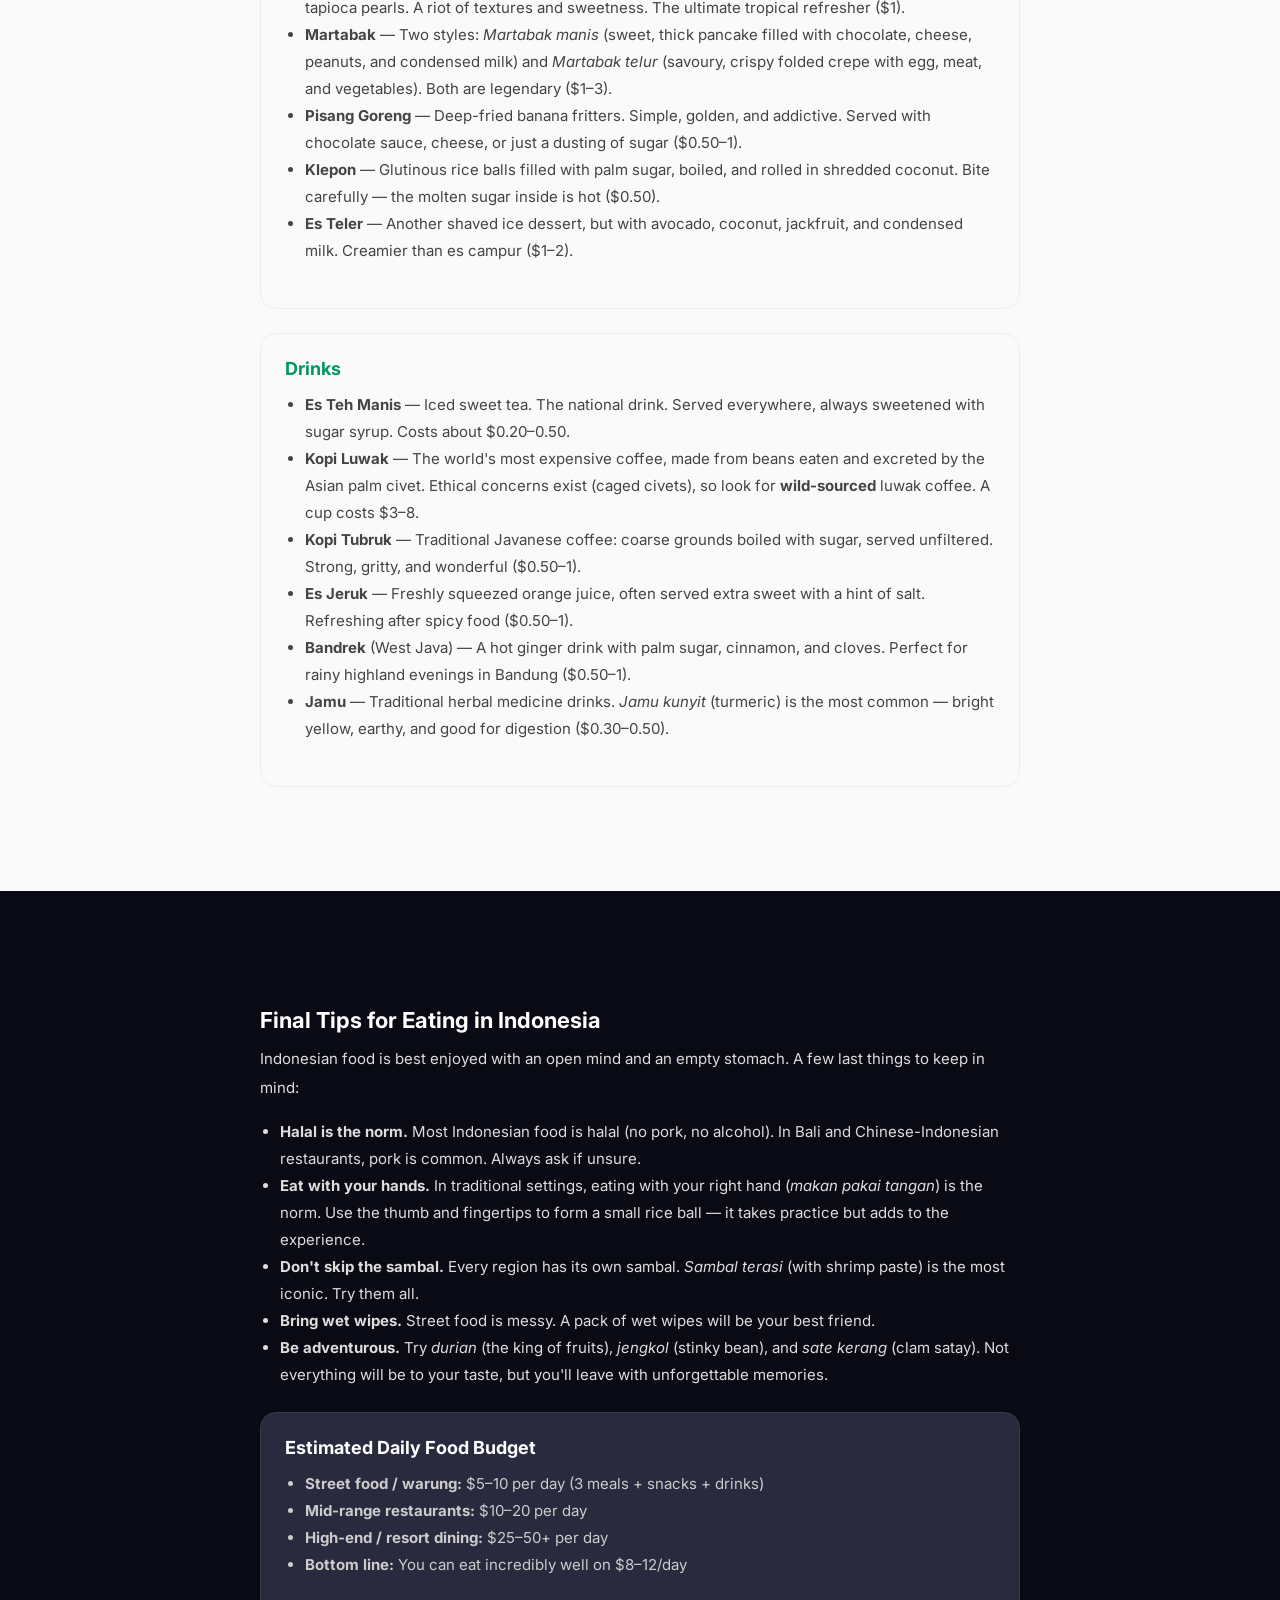
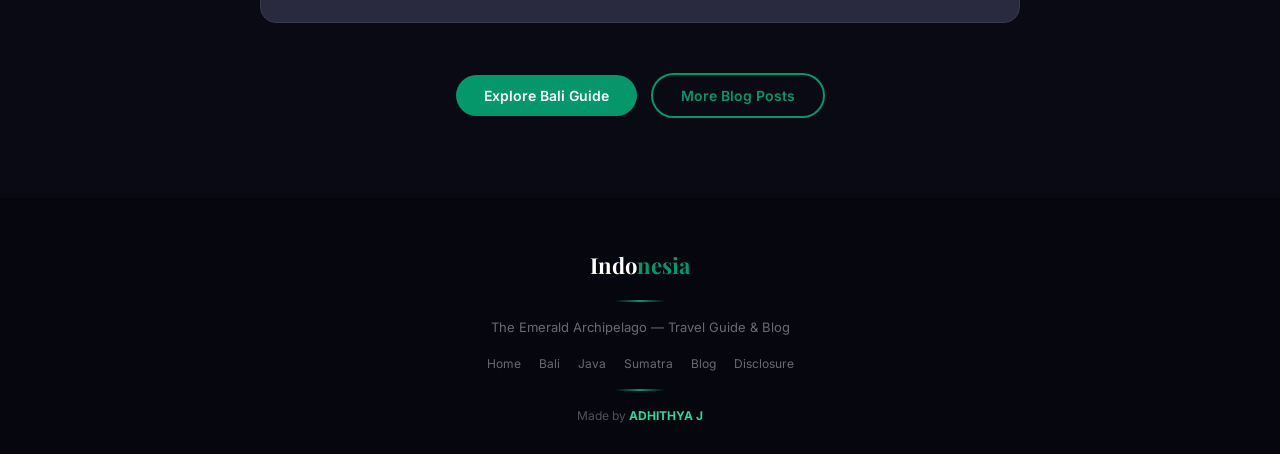
<file: pages/blog/food-guide.html>
<!DOCTYPE html>
<html lang="en">
<head>
  <meta charset="UTF-8">
  <meta name="viewport" content="width=device-width, initial-scale=1.0">
  <title>What to Eat in Indonesia — A Food Lover's Guide</title>
  <meta name="description" content="Complete guide to Indonesian cuisine: nasi goreng, rendang, sate, gudeg, babi guling, and where to eat them across Bali, Java, and Sumatra.">
  <meta property="og:title" content="What to Eat in Indonesia — A Food Lover's Guide">
  <meta property="og:description" content="Complete guide to Indonesian cuisine: nasi goreng, rendang, sate, gudeg, babi guling, and where to eat them across Bali, Java, and Sumatra.">
  <meta property="og:type" content="article">
  <meta property="og:url" content="https://mystry112000.github.io/indonesia-travel-guide/pages/blog/food-guide.html">
  <meta property="og:image" content="https://mystry112000.github.io/indonesia-travel-guide/images/nasi-goreng.jpg">
  <meta name="twitter:card" content="summary_large_image">
  <link rel="canonical" href="https://mystry112000.github.io/indonesia-travel-guide/pages/blog/food-guide.html">
  <script type="application/ld+json">
  {
    "@context": "https://schema.org",
    "@type": "Article",
    "headline": "What to Eat in Indonesia — A Food Lover's Guide",
    "description": "Complete guide to Indonesian cuisine: nasi goreng, rendang, sate, gudeg, babi guling, and where to eat them across Bali, Java, and Sumatra.",
    "image": "https://mystry112000.github.io/indonesia-travel-guide/images/nasi-goreng.jpg",
    "author": {"@type": "Person", "name": "ADHITHYA J"},
    "publisher": {"@type": "Organization", "name": "Indonesia Travel Guide"},
    "datePublished": "2025-01-15",
    "dateModified": "2025-06-01"
  }
  </script>
  <link rel="preconnect" href="https://fonts.googleapis.com">
  <link href="https://fonts.googleapis.com/css2?family=Playfair+Display:wght@400;600;700;900&family=Inter:wght@300;400;500;600;700&display=swap" rel="stylesheet">
  <link rel="stylesheet" href="../../style.css">
  <style>
    .blog-content { max-width: 760px; margin: 0 auto; }
    .blog-content h3 { font-size: 22px; margin-top: 36px; margin-bottom: 12px; color: #1a1a2e; }
    .blog-content p { font-size: 15px; line-height: 1.9; color: #444; margin-bottom: 16px; }
    .blog-content ul, .blog-content ol { margin: 12px 0 20px 20px; font-size: 15px; line-height: 1.8; color: #444; }
    .food-card { background: #fafafa; border-radius: 16px; padding: 24px; margin: 24px 0; border: 1px solid #eee; }
    .food-card h4 { color: #059669; font-size: 18px; margin-bottom: 10px; }
    .food-card h4 span { font-weight: 400; color: #888; font-size: 14px; }
    .price-tag { display: inline-block; background: #059669; color: #fff; font-size: 12px; font-weight: 600; padding: 2px 10px; border-radius: 20px; margin-left: 8px; vertical-align: middle; }
  </style>
<script nowprocket data-noptimize="1" data-cfasync="false" data-wpfc-render="false" seraph-accel-crit="1" data-no-defer="1">
  (function () {
      var script = document.createElement("script");
      script.async = 1;
      script.src = 'https://emrldtp.com/NTM3ODM0.js?t=537834';
      document.head.appendChild(script);
  })();
</script>
</head>
<body>

<nav>
  <a href="../../index.html" class="logo">Indo<span>nesia</span></a>
  <ul class="nav-links">
    <li><a href="../../index.html">Home</a></li>
    <li><a href="../bali.html">Bali</a></li>
    <li><a href="../java.html">Java</a></li>
    <li><a href="../sumatra.html">Sumatra</a></li>
    <li><a href="../../index.html#blog">Blog</a></li>
  </ul>
</nav>

<section class="hero-sm" style="background-image:url('../../images/nasi-goreng.jpg');">
  <div class="overlay"></div>
  <h1>What to Eat in Indonesia</h1>
  <p>A food lover's guide to the archipelago's best dishes</p>
</section>

<section class="section-light">
  <div class="section-inner">
    <div class="blog-content">
      <h1>What to Eat in Indonesia — A Food Lover's Guide</h1>
      <p style="color:#888;font-size:13px;margin-bottom:30px;">Published June 2026 • 8 min read</p>
      
      <p>Indonesian cuisine is one of the world's most exciting — bold, aromatic, and incredibly diverse. With 17,000+ islands and 300+ ethnic groups, every region has its own specialties. This guide covers the must-try dishes and where to find them.</p>
    </div>
  </div>
</section>

<section class="section-light">
  <div class="section-inner">
    <div class="blog-content">
      
      <h3>Nasi Goreng <span class="price-tag">$1–3</span></h3>
      <p><strong>Indonesia's national dish</strong> — nasi goreng (fried rice) is everywhere from five-star hotels to roadside carts. The magic is in the <em>kecap manis</em>, a sweet soy sauce that gives the rice its dark caramel colour and umami depth. It's typically topped with a fried egg (<em>nasi goreng telur</em>), prawn crackers (<em>kerupuk</em>), and pickled cucumbers (<em>acar</em>).</p>

      <p>The dish has roots in Chinese fried rice, adapted over centuries to Indonesian tastes. Street vendors (<em>kaki lima</em>) cook it over blazing woks at dawn, infusing it with smoky <em>wok hei</em>. Regional variations include <strong>Nasi Goreng Jawa</strong> (drier, with more chilli), <strong>Nasi Goreng Kambing</strong> (goat meat, popular in Jakarta), and <strong>Nasi Goreng Aceh</strong> (spicier, with curry flavours).</p>

      <p><strong>Where to try it:</strong> Any local <em>warung</em> will serve a killer plate for under $2. In Bali, try <strong>Warung Nasi Goreng</strong> in Seminyak. For an upscale version, head to <strong>Nusa Dua</strong> resort restaurants. Tip: order it <em>"dengan telur ceplok"</em> (with a fried egg on top).</p>

      <div class="food-card">
        <h4>Nasi Goreng <span>— Quick Tips</span></h4>
        <ul>
          <li><strong>Price:</strong> $1–3 at street stalls, $4–7 at restaurants</li>
          <li><strong>Best time:</strong> Breakfast or late-night — it's eaten any time of day</li>
          <li><strong>Veg friendly:</strong> Ask for <em>sayur</em> (vegetable) version, most vendors can skip the meat</li>
          <li><strong>Spice level:</strong> Mild to medium — ask for <em>sambal</em> on the side to adjust</li>
        </ul>
      </div>

    </div>
  </div>
</section>

<section class="section-dark">
  <div class="section-inner">
    <div class="blog-content">

      <h3 style="color:#fff;">Rendang <span class="price-tag" style="background:#34d399;color:#1a1a2e;">$2–5</span></h3>
      <p style="color:#ddd;">Hailing from the <strong>Minangkabau culture of West Sumatra</strong>, rendang is a slow-cooked beef curry that CNN named <strong>#1 World's Most Delicious Food</strong> in 2017 &mdash; and for good reason. Chunks of beef are simmered for hours in coconut milk, lemongrass, galangal, turmeric, ginger, chilli, and a dozen other spices until the liquid evaporates and the meat is coated in a thick, caramelised paste.</p>

      <p style="color:#ddd;">The cooking process is a labour of love. Authentic rendang takes <strong>4–6 hours</strong> of constant stirring. The result is impossibly tender beef with layers of heat, sweetness, and savoury depth. It keeps for weeks without refrigeration, which made it a staple for Minangkabau travellers. Dry rendang (<em>rendang kering</em>) is even chewier and more concentrated in flavour.</p>

      <p style="color:#ddd;"><strong>Where to try it:</strong> The gold standard is in <strong>Padang, West Sumatra</strong>, at places like <strong>Restoran Sederhana</strong> or <strong>Pagiyiki</strong>. Outside Sumatra, every <strong>Nasi Padang restaurant</strong> in Jakarta, Bandung, or Bali serves it. Look for the stack of plates in the window — that's your sign. Tip: rendang tastes even better the next day, so order extra to take away.</p>

      <div class="food-card" style="background:#2a2a3e;border-color:#3a3a4e;">
        <h4 style="color:#fff;">Rendang <span style="color:#aaa;">— Quick Tips</span></h4>
        <ul style="color:#ccc;">
          <li><strong>Price:</strong> $2–5 per portion at Padang restaurants</li>
          <li><strong>Best paired with:</strong> Steamed rice (<em>nasi putih</em>) and <em>sayur nangka</em> (young jackfruit curry)</li>
          <li><strong>Chicken version:</strong> <em>Rendang ayam</em> is also common — less fatty but just as flavourful</li>
          <li><strong>Vegan option:</strong> <em>Rendang tempe</em> or <em>rendang jengkol</em> (a polarising bean) — available in Padang restaurants</li>
        </ul>
      </div>

    </div>
  </div>
</section>

<section class="section-light">
  <div class="section-inner">
    <div class="blog-content">

      <h3>Sate (Satay) <span class="price-tag">$1–3</span></h3>
      <p>Grilled meat skewers served with <strong>peanut sauce</strong> — sate is Indonesia's answer to BBQ. Marinated meat (chicken, goat, lamb, or even pork in non-Muslim areas) is skewered on bamboo sticks, grilled over charcoal until smoky, and served with a rich peanut dipping sauce, rice cakes (<em>lontong</em>), and raw shallots.</p>

      <p>Regional variations are vast:</p>
      <ul>
        <li><strong>Sate Madura</strong> (East Java) — The most famous. Chicken or goat with a thick, sweet peanut sauce. The sauce is ground with garlic, chilli, and kecap manis.</li>
        <li><strong>Sate Padang</strong> (West Sumatra) — Beef or offal skewers with a thick yellow curry-like sauce made from rice flour and turmeric. No peanuts. Much spicier.</li>
        <li><strong>Sate Lilit</strong> (Bali) — Minced fish, chicken, or pork mixed with grated coconut, lemongrass, and spices, wrapped around a lemongrass stalk (not a bamboo stick). The lemongrass infuses the meat as it grills.</li>
        <li><strong>Sate Babi</strong> (Bali / Chinese Indonesian) — Pork skewers, popular in Bali and among Indonesia's Chinese community. Often marinated in honey and kecap manis.</li>
      </ul>

      <p><strong>Where to try it:</strong> For Sate Madura, head to <strong>Madura Island</strong> or any street vendor in Surabaya. For Sate Lilit, try <strong>Bumbu Bali</strong> restaurant in Nusa Dua. For Sate Padang, look for any Padang restaurant in Jakarta. The best sate is always from street vendors &mdash; look for the charcoal grill and the wispy smoke.</p>

    </div>
  </div>
</section>

<section class="section-dark">
  <div class="section-inner">
    <div class="blog-content">

      <h3 style="color:#fff;">Nasi Padang <span class="price-tag" style="background:#34d399;color:#1a1a2e;">$2–5</span></h3>
      <p style="color:#ddd;"><strong>Nasi Padang is not a dish — it's an experience.</strong> Originating from the Minangkabau people of West Sumatra, it's a spread of 10–15 pre-cooked dishes served with steamed rice. The iconic presentation: small plates stacked on your table, sometimes covering the entire surface. You only pay for what you eat.</p>

      <p style="color:#ddd;">The system works like this: You sit down, the waiter places several plates in front of you &mdash; rendang, ayam pop (fried chicken), dendeng balado (crispy beef in chilli), gulai nangka (jackfruit curry), sambal lado (green chilli sambal), and more. You eat what you want. The waiter keeps a mental tally. At the end, you pay for the plates you touched. If you don't touch a dish, you don't pay for it.</p>

      <p style="color:#ddd;"><strong>Must-try dishes within Nasi Padang:</strong></p>
      <ul style="color:#ddd;">
        <li><strong>Rendang</strong> — The signature beef curry (see above)</li>
        <li><strong>Ayam Pop</strong> — Boiled then fried chicken, pale in colour but bursting with coconut flavour</li>
        <li><strong>Dendeng Balado</strong> — Thinly sliced beef, deep fried, tossed in a spicy chilli and tomato sauce</li>
        <li><strong>Gulai Tunjang</strong> — Cow tendon in rich coconut curry — melt-in-your-mouth texture</li>
        <li><strong>Sambal Lado Muda</strong> — A fiery green chilli sambal that accompanies everything</li>
        <li><strong>Telur Dadar Padang</strong> — Thick, crispy fried egg with herbs — incredibly satisfying</li>
      </ul>

      <p style="color:#ddd;"><strong>Where to try it:</strong> <strong>Restoran Sederhana</strong> (nationwide chain) or <strong>Garuda</strong> in Jakarta. For the real deal, visit Padang itself &mdash; the Nasi Padang stalls near <strong>Pasar Raya Padang</strong> are legendary.</p>

      <div class="food-card" style="background:#2a2a3e;border-color:#3a3a4e;">
        <h4 style="color:#fff;">Nasi Padang <span style="color:#aaa;">— Pro Tips</span></h4>
        <ul style="color:#ccc;">
          <li>Don't be shy — ask for <em>sambal hijau</em> (green sambal) on the side, it's usually free</li>
          <li>Eat with your right hand (<em>makan pakai tangan</em>) — it's the traditional way and enhances the flavour</li>
          <li>Water is usually self-serve and free</li>
          <li>Expect to pay $2–5 depending on how many dishes you eat</li>
        </ul>
      </div>

    </div>
  </div>
</section>

<section class="section-light">
  <div class="section-inner">
    <div class="blog-content">

      <h3>Balinese Food <span class="price-tag">$1–5</span></h3>
      <p>Balinese cuisine is distinct from the rest of Indonesia, heavily influenced by Hinduism (pork is common) and the island's abundance of fresh spices and seafood. Meals are balanced around the concept of <em>panca rasa</em> — five tastes: sweet, sour, salty, bitter, and umami.</p>

      <ul>
        <li><strong>Babi Guling</strong> — Suckling pig stuffed with a spice paste of turmeric, coriander, lemongrass, and chilli, then spit-roasted for hours until the skin is impossibly crispy. The ultimate Balinese feast. Try it at <strong>Warung Babi Guling Ibu Oka</strong> in Ubud ($3–5).</li>
        <li><strong>Bebek Betutu</strong> — Duck (or chicken) stuffed with a powerful spice paste (<em>base genep</em>), wrapped in banana leaves and coconut husks, then slow-cooked for 6–8 hours. The meat falls off the bone. Find it at <strong>Bebek Bengil</strong> ("Dirty Duck Diner") in Ubud ($5–8).</li>
        <li><strong>Lawar</strong> — A traditional mix of minced meat (pork or chicken), grated coconut, herbs, and spices. <strong>Lawar merah</strong> includes pig's blood for colour — it's more delicious than it sounds ($1–2).</li>
        <li><strong>Sate Lilit</strong> — Already mentioned above, but worth repeating. The lemongrass skewers give it a unique citrus aroma ($1–2).</li>
        <li><strong>Tipat Cantok</strong> — A Balinese take on gado-gado: rice cake cubes, blanched vegetables, tofu, and peanut sauce ($1).</li>
      </ul>

      <p><strong>Where to eat Balinese food:</strong> Ubud is the culinary heart of Bali. Join a <strong>Balinese cooking class</strong> ($25–35) to learn the spice pastes. For the most authentic experience, attend a <strong>local temple ceremony</strong> where food is served family-style — ask your homestay host.</p>

    </div>
  </div>
</section>

<section class="section-dark">
  <div class="section-inner">
    <div class="blog-content">

      <h3 style="color:#fff;">Javanese Food <span class="price-tag" style="background:#34d399;color:#1a1a2e;">$1–4</span></h3>
      <p style="color:#ddd;">Java is Indonesia's culinary powerhouse, with two distinct traditions: <strong>Central Javanese</strong> (sweet, influenced by royal courts of Yogyakarta and Surakarta) and <strong>East Javanese</strong> (savoury and spicy, influenced by Madura and coastal trade).</p>

      <ul style="color:#ddd;">
        <li><strong>Gudeg</strong> (Yogyakarta) — Young jackfruit slow-cooked in coconut milk and palm sugar for hours. Sweet, rich, and utterly unique. Served with rice, chicken, egg, and <em>krecek</em> (cow skin crackling). Try it at <strong>Gudeg Yu Djum</strong> ($2–3).</li>
        <li><strong>Nasi Liwet</strong> (Solo) — Rice cooked in coconut milk, lemongrass, and bay leaves, served with chicken, chilli, and <em>sayur labu</em> (chayote squash). A Solo street food staple ($1–2).</li>
        <li><strong>Pecel</strong> — Blanched vegetables (beansprouts, spinach, green beans, cucumber) with a peanut and tamarind sauce. Think of it as Indonesia's salad ($1).</li>
        <li><strong>Tahu Telur</strong> — Deep-fried tofu and egg omelette, sliced and topped with a sweet soy and peanut sauce. Crunchy, fluffy, and satisfying ($1–2).</li>
        <li><strong>Rawon</strong> (East Java) — Beef soup darkened with <em>keluak</em> (black nut) giving it a deep, earthy flavour. A Surabaya icon ($2–3).</li>
        <li><strong>Soto Ayam</strong> — Chicken soup with turmeric-yellow broth, vermicelli, egg, and rice cakes. Indonesia's comfort food ($1–2).</li>
      </ul>

      <p style="color:#ddd;"><strong>Where to try Javanese food:</strong> Yogyakarta is the best base for Central Javanese cuisine. For East Javanese, head to Surabaya or Malang. Street food centres like <strong>Malioboro Street</strong> in Yogyakarta come alive after dark with hundreds of <em>lesehan</em> stalls (sit-on-the-mat dining).</p>

    </div>
  </div>
</section>

<section class="section-light">
  <div class="section-inner">
    <div class="blog-content">

      <h3>Sumatran Food <span class="price-tag">$1–5</span></h3>
      <p>Sumatra's cuisine is the spiciest and most varied in Indonesia, shaped by Indian, Middle Eastern, and Chinese influences along ancient trade routes. Chillies, coconut milk, and bold spices dominate.</p>

      <ul>
        <li><strong>Mie Aceh</strong> — Thick yellow noodles stir-fried with beef, seafood, or goat, in a rich curry sauce with chilli, garlic, and generous amounts of curry powder. Topped with shallot crisps and served with pickled chillies. The spiciest noodle dish in Indonesia ($2–3).</li>
        <li><strong>Ikan Bakar</strong> — Grilled fish, marinated in kecap manis, chilli, and turmeric, grilled over coconut husks. Served with <em>sambal kecap</em> (tomato-chilli-soy dipping sauce) and steamed rice. The smoky aroma is intoxicating ($2–4).</li>
        <li><strong>Papeda</strong> (Maluku &amp; Papua) — A sago porridge with a gluey, stretchy texture, served with yellow fish soup (<em>kuah kuning</em>). An acquired taste but a cultural icon ($1–2).</li>
        <li><strong>Bika Ambon</strong> (Medan) — A sweet, spongey cake made from tapioca flour, coconut milk, and eggs. Its characteristic honeycomb texture comes from spontaneous fermentation. A perfect souvenir from Medan ($3–5 for a pan).</li>
        <li><strong>Pempek</strong> (Palembang) — Fish cake dumplings made from ground mackerel and tapioca, served with a dark, sour-sweet vinegar sauce (<em>cuka</em>) and cucumber noodles. A Palembang icon ($1–3).</li>
      </ul>

      <p><strong>Where to try Sumatran food:</strong> <strong>Medan</strong> is the food capital of Sumatra — try the <strong>Kawasan Kesawan</strong> area for a culinary walking tour. <strong>Padang</strong> is essential for rendang and Nasi Padang. <strong>Palembang</strong> is the home of pempek.</p>

    </div>
  </div>
</section>

<section class="section-dark">
  <div class="section-inner">
    <div class="blog-content">

      <h3 style="color:#fff;">Street Food Tips <span style="font-size:14px;font-weight:400;color:#aaa;">— Eat Safe, Eat Well</span></h3>
      <p style="color:#ddd;">Indonesian street food is safe, delicious, and incredibly cheap — if you follow a few commonsense rules. Here's how to eat like a local without getting sick:</p>

      <ul style="color:#ddd;">
        <li><strong>Eat where the locals eat.</strong> A busy warung with a queue of locals is your safest bet. High turnover means fresh ingredients. Empty stalls = red flag.</li>
        <li><strong>Watch them cook.</strong> Street food is made in front of you. If you see the meat is cooked through and the stall is clean, you're good. Avoid pre-cooked food that's been sitting out.</li>
        <li><strong>What is a "warung"?</strong> A small family-run eatery, often a cart or a few tables on the sidewalk. Warungs serve home-style cooking at half the price of restaurants. <em>Warung tegal</em> (warteg) is the cheapest option — rice with a selection of pre-cooked dishes.</li>
        <li><strong>Bargaining tips.</strong> Street food prices are usually fixed. If you're at a market buying fruit, a friendly smile and light bargaining (<em>"tambah sedikit, dong"</em> = "add a little, please") goes a long way. Don't bargain over $0.50 — it's not worth it.</li>
        <li><strong>Spice management.</strong> If you want less chilli, say <em>"kurang pedas"</em> (less spicy). If you want it spicy, say <em>"tambah pedas"</em> (more spicy). Sambal is often served on the side — add gradually.</li>
        <li><strong>Water safety.</strong> Never drink tap water. Stick to bottled water (<em>air mineral</em>) which costs $0.20–0.50. Ice in restaurants is usually factory-made and safe. Avoid ice from street carts unless it's clearly bagged.</li>
        <li><strong>Hand washing.</strong> Many warungs have a <em>kobokan</em> (finger bowl with water and lime) for washing your right hand before eating. Use it.</li>
      </ul>

      <div class="food-card" style="background:#2a2a3e;border-color:#3a3a4e;">
        <h4 style="color:#fff;">Essential Indonesian Phrases</h4>
        <ul style="color:#ccc;">
          <li><em>"Satu porsi, nasi putih"</em> — One portion with white rice</li>
          <li><em>"Tidak pakai MSG"</em> — No MSG, please</li>
          <li><em>"Bungkus"</em> — Takeaway / to go</li>
          <li><em>"Enak sekali!"</em> — Very delicious! (your vendor will love you)</li>
          <li><em>"Berapa?"</em> — How much?</li>
        </ul>
      </div>

    </div>
  </div>
</section>

<section class="section-light">
  <div class="section-inner">
    <div class="blog-content">

      <h3>Desserts &amp; Drinks <span class="price-tag">$0.50–3</span></h3>
      <p>Indonesian sweets and drinks are refreshing, indulgent, and often surprising. Here's what to look out for:</p>

      <div class="food-card">
        <h4>Desserts</h4>
        <ul>
          <li><strong>Es Campur</strong> — Shaved ice with condensed milk, coconut jelly, grass jelly, jackfruit, avocado, and tapioca pearls. A riot of textures and sweetness. The ultimate tropical refresher ($1).</li>
          <li><strong>Martabak</strong> — Two styles: <em>Martabak manis</em> (sweet, thick pancake filled with chocolate, cheese, peanuts, and condensed milk) and <em>Martabak telur</em> (savoury, crispy folded crepe with egg, meat, and vegetables). Both are legendary ($1–3).</li>
          <li><strong>Pisang Goreng</strong> — Deep-fried banana fritters. Simple, golden, and addictive. Served with chocolate sauce, cheese, or just a dusting of sugar ($0.50–1).</li>
          <li><strong>Klepon</strong> — Glutinous rice balls filled with palm sugar, boiled, and rolled in shredded coconut. Bite carefully — the molten sugar inside is hot ($0.50).</li>
          <li><strong>Es Teler</strong> — Another shaved ice dessert, but with avocado, coconut, jackfruit, and condensed milk. Creamier than es campur ($1–2).</li>
        </ul>
      </div>

      <div class="food-card">
        <h4>Drinks</h4>
        <ul>
          <li><strong>Es Teh Manis</strong> — Iced sweet tea. The national drink. Served everywhere, always sweetened with sugar syrup. Costs about $0.20–0.50.</li>
          <li><strong>Kopi Luwak</strong> — The world's most expensive coffee, made from beans eaten and excreted by the Asian palm civet. Ethical concerns exist (caged civets), so look for <strong>wild-sourced</strong> luwak coffee. A cup costs $3–8.</li>
          <li><strong>Kopi Tubruk</strong> — Traditional Javanese coffee: coarse grounds boiled with sugar, served unfiltered. Strong, gritty, and wonderful ($0.50–1).</li>
          <li><strong>Es Jeruk</strong> — Freshly squeezed orange juice, often served extra sweet with a hint of salt. Refreshing after spicy food ($0.50–1).</li>
          <li><strong>Bandrek</strong> (West Java) — A hot ginger drink with palm sugar, cinnamon, and cloves. Perfect for rainy highland evenings in Bandung ($0.50–1).</li>
          <li><strong>Jamu</strong> — Traditional herbal medicine drinks. <em>Jamu kunyit</em> (turmeric) is the most common — bright yellow, earthy, and good for digestion ($0.30–0.50).</li>
        </ul>
      </div>

    </div>
  </div>
</section>

<section class="section-dark">
  <div class="section-inner">
    <div class="blog-content">

      <h3 style="color:#fff;">Final Tips for Eating in Indonesia</h3>
      <p style="color:#ddd;">Indonesian food is best enjoyed with an open mind and an empty stomach. A few last things to keep in mind:</p>

      <ul style="color:#ddd;">
        <li><strong>Halal is the norm.</strong> Most Indonesian food is halal (no pork, no alcohol). In Bali and Chinese-Indonesian restaurants, pork is common. Always ask if unsure.</li>
        <li><strong>Eat with your hands.</strong> In traditional settings, eating with your right hand (<em>makan pakai tangan</em>) is the norm. Use the thumb and fingertips to form a small rice ball — it takes practice but adds to the experience.</li>
        <li><strong>Don't skip the sambal.</strong> Every region has its own sambal. <em>Sambal terasi</em> (with shrimp paste) is the most iconic. Try them all.</li>
        <li><strong>Bring wet wipes.</strong> Street food is messy. A pack of wet wipes will be your best friend.</li>
        <li><strong>Be adventurous.</strong> Try <em>durian</em> (the king of fruits), <em>jengkol</em> (stinky bean), and <em>sate kerang</em> (clam satay). Not everything will be to your taste, but you'll leave with unforgettable memories.</li>
      </ul>

      <div class="food-card" style="background:#2a2a3e;border-color:#3a3a4e;">
        <h4 style="color:#fff;">Estimated Daily Food Budget</h4>
        <ul style="color:#ccc;">
          <li><strong>Street food / warung:</strong> $5–10 per day (3 meals + snacks + drinks)</li>
          <li><strong>Mid-range restaurants:</strong> $10–20 per day</li>
          <li><strong>High-end / resort dining:</strong> $25–50+ per day</li>
          <li><strong>Bottom line:</strong> You can eat incredibly well on $8–12/day</li>
        </ul>
      </div>

      <div style="text-align:center;margin-top:50px;">
        <a href="../bali.html" class="btn btn-primary">Explore Bali Guide</a>
        <a href="../../index.html#blog" class="btn btn-outline" style="margin-left:10px;">More Blog Posts</a>
      </div>

    </div>
  </div>
</section>

<footer>
  <div class="footer-logo">Indo<span>nesia</span></div>
  <div class="footer-divider"></div>
  <p>The Emerald Archipelago — Travel Guide &amp; Blog</p>
  <div class="footer-links">
    <a href="../../index.html">Home</a>
    <a href="../bali.html">Bali</a>
    <a href="../java.html">Java</a>
    <a href="../sumatra.html">Sumatra</a>
    <a href="../../index.html#blog">Blog</a>
    <a href="../affiliate-disclosure.html">Disclosure</a>
  </div>
  <div class="footer-divider"></div>
  <p style="font-size:12px;color:rgba(255,255,255,0.3);">Made by <strong style="color:#34d399;">ADHITHYA J</strong></p>
</footer>

</body>
</html>
</file>
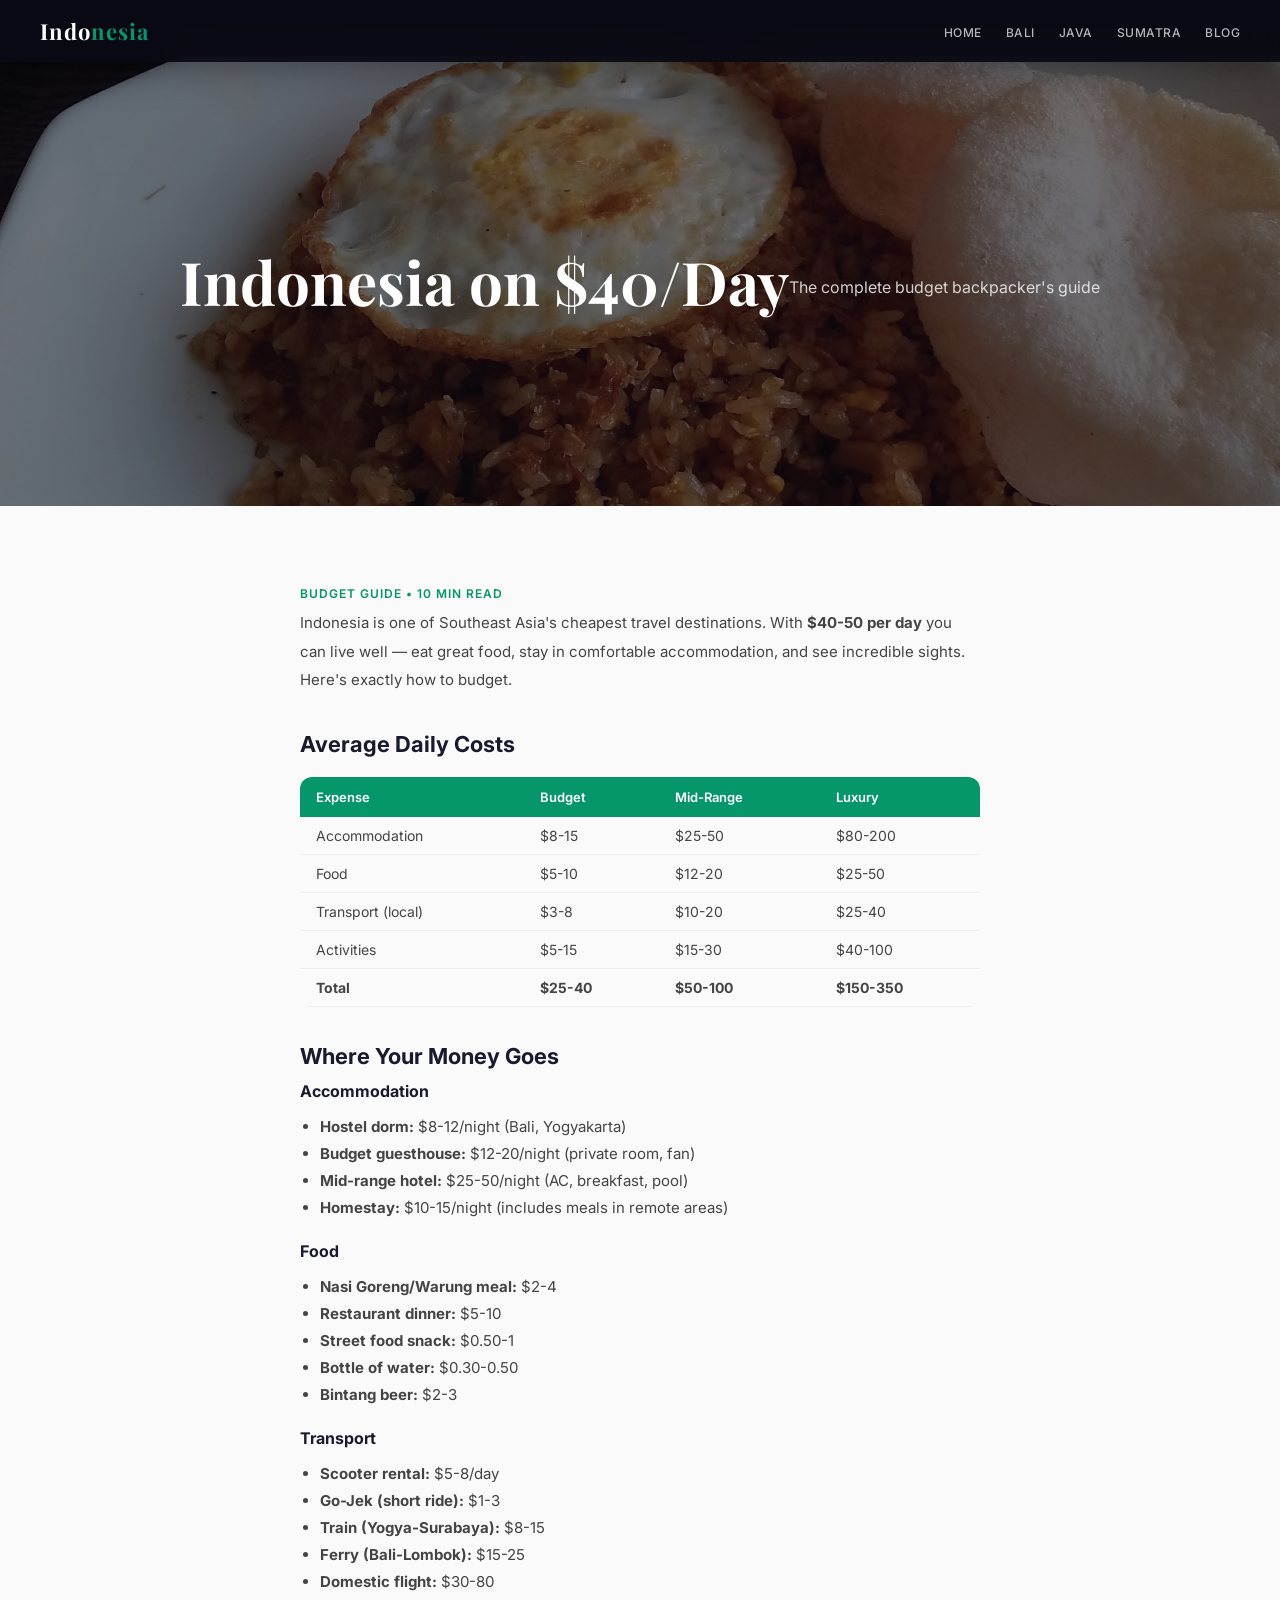
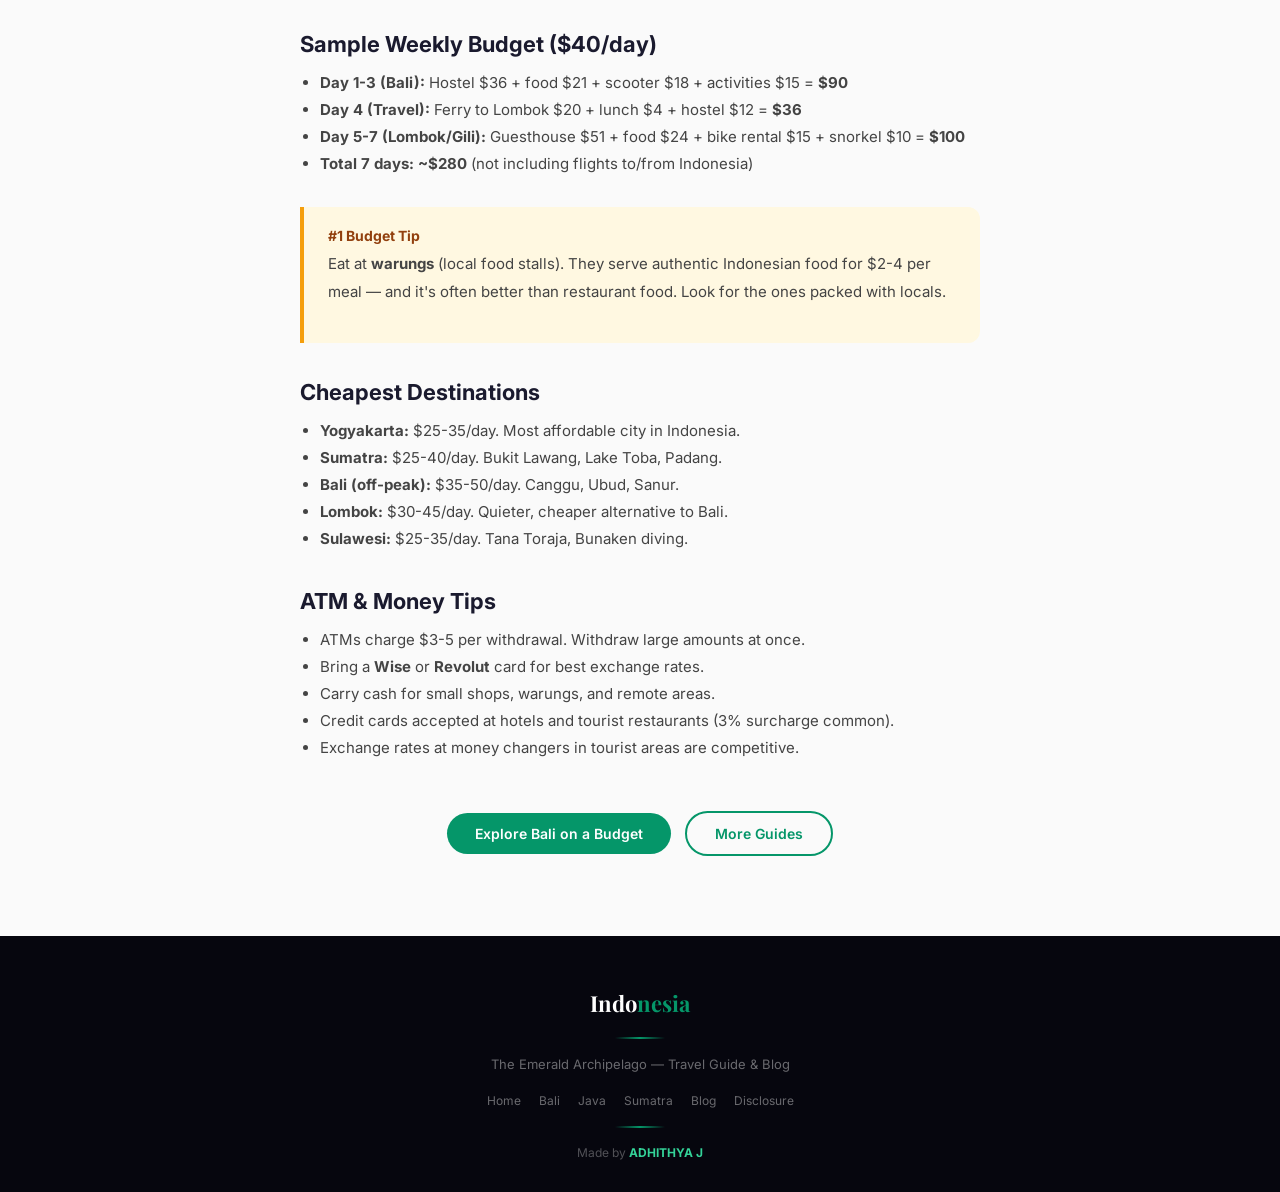
<file: pages/blog/indonesia-budget-travel.html>
<!DOCTYPE html>
<html lang="en">
<head>
  <meta charset="UTF-8">
  <meta name="viewport" content="width=device-width, initial-scale=1.0">
  <title>Indonesia Budget Travel Guide — $40/Day Backpacking</title>
  <meta name="description" content="Complete budget travel guide for Indonesia. How to travel Indonesia on $40/day including accommodation, food, transport, and activities.">
  <meta property="og:title" content="Indonesia Budget Travel Guide — $40/Day Backpacking">
  <meta property="og:description" content="Complete budget travel guide for Indonesia. How to travel on $40/day including accommodation, food, and transport.">
  <meta property="og:type" content="article">
  <meta property="og:url" content="https://mystry112000.github.io/indonesia-travel-guide/pages/blog/indonesia-budget-travel.html">
  <meta property="og:image" content="https://mystry112000.github.io/indonesia-travel-guide/images/nasi-goreng.jpg">
  <meta name="twitter:card" content="summary_large_image">
  <link rel="canonical" href="https://mystry112000.github.io/indonesia-travel-guide/pages/blog/indonesia-budget-travel.html">
  <script type="application/ld+json">
  {
    "@context": "https://schema.org",
    "@type": "Article",
    "headline": "Indonesia Budget Travel Guide — $40/Day Backpacking",
    "description": "Complete budget travel guide for Indonesia. How to travel on $40/day.",
    "image": "https://mystry112000.github.io/indonesia-travel-guide/images/nasi-goreng.jpg",
    "author": {"@type": "Person", "name": "ADHITHYA J"},
    "publisher": {"@type": "Organization", "name": "Indonesia Travel Guide"},
    "datePublished": "2025-02-15",
    "dateModified": "2025-06-01"
  }
  </script>
  <link rel="preconnect" href="https://fonts.googleapis.com">
  <link href="https://fonts.googleapis.com/css2?family=Playfair+Display:wght@400;600;700;900&family=Inter:wght@300;400;500;600;700&display=swap" rel="stylesheet">
  <link rel="stylesheet" href="../../style.css">
  <style>
    .blog-content { max-width: 760px; margin: 0 auto; }
    .blog-content h3 { font-size: 22px; margin-top: 36px; margin-bottom: 12px; color: #1a1a2e; }
    .blog-content p { font-size: 15px; line-height: 1.9; color: #444; margin-bottom: 16px; }
    .blog-content ul { margin: 12px 0 20px 20px; font-size: 15px; line-height: 1.8; color: #444; }
  </style>
<script nowprocket data-noptimize="1" data-cfasync="false" data-wpfc-render="false" seraph-accel-crit="1" data-no-defer="1">
  (function () {
      var script = document.createElement("script");
      script.async = 1;
      script.src = 'https://emrldtp.com/NTM3ODM0.js?t=537834';
      document.head.appendChild(script);
  })();
</script>
</head>
<body>

<nav>
  <a href="../../index.html" class="logo">Indo<span>nesia</span></a>
  <ul class="nav-links">
    <li><a href="../../index.html">Home</a></li>
    <li><a href="../bali.html">Bali</a></li>
    <li><a href="../java.html">Java</a></li>
    <li><a href="../sumatra.html">Sumatra</a></li>
    <li><a href="../../index.html#blog">Blog</a></li>
  </ul>
</nav>

<section class="hero-sm" style="background-image:url('../../images/nasi-goreng.jpg');">
  <div class="overlay"></div>
  <h1>Indonesia on $40/Day</h1>
  <p>The complete budget backpacker's guide</p>
</section>

<section class="section-light">
  <div class="section-inner blog-content">
    <div style="font-size:12px;color:#059669;font-weight:600;letter-spacing:1px;text-transform:uppercase;margin-bottom:8px;">Budget Guide &bull; 10 min read</div>

    <p>Indonesia is one of Southeast Asia's cheapest travel destinations. With <strong>$40-50 per day</strong> you can live well &mdash; eat great food, stay in comfortable accommodation, and see incredible sights. Here's exactly how to budget.</p>

    <h3>Average Daily Costs</h3>

    <table class="data-table">
      <thead>
        <tr><th>Expense</th><th>Budget</th><th>Mid-Range</th><th>Luxury</th></tr>
      </thead>
      <tbody>
        <tr><td>Accommodation</td><td>$8-15</td><td>$25-50</td><td>$80-200</td></tr>
        <tr><td>Food</td><td>$5-10</td><td>$12-20</td><td>$25-50</td></tr>
        <tr><td>Transport (local)</td><td>$3-8</td><td>$10-20</td><td>$25-40</td></tr>
        <tr><td>Activities</td><td>$5-15</td><td>$15-30</td><td>$40-100</td></tr>
        <tr><td><strong>Total</strong></td><td><strong>$25-40</strong></td><td><strong>$50-100</strong></td><td><strong>$150-350</strong></td></tr>
      </tbody>
    </table>

    <h3>Where Your Money Goes</h3>

    <h4>Accommodation</h4>
    <ul>
      <li><strong>Hostel dorm:</strong> $8-12/night (Bali, Yogyakarta)</li>
      <li><strong>Budget guesthouse:</strong> $12-20/night (private room, fan)</li>
      <li><strong>Mid-range hotel:</strong> $25-50/night (AC, breakfast, pool)</li>
      <li><strong>Homestay:</strong> $10-15/night (includes meals in remote areas)</li>
    </ul>

    <h4>Food</h4>
    <ul>
      <li><strong>Nasi Goreng/Warung meal:</strong> $2-4</li>
      <li><strong>Restaurant dinner:</strong> $5-10</li>
      <li><strong>Street food snack:</strong> $0.50-1</li>
      <li><strong>Bottle of water:</strong> $0.30-0.50</li>
      <li><strong>Bintang beer:</strong> $2-3</li>
    </ul>

    <h4>Transport</h4>
    <ul>
      <li><strong>Scooter rental:</strong> $5-8/day</li>
      <li><strong>Go-Jek (short ride):</strong> $1-3</li>
      <li><strong>Train (Yogya-Surabaya):</strong> $8-15</li>
      <li><strong>Ferry (Bali-Lombok):</strong> $15-25</li>
      <li><strong>Domestic flight:</strong> $30-80</li>
    </ul>

    <h3>Sample Weekly Budget ($40/day)</h3>
    <ul>
      <li><strong>Day 1-3 (Bali):</strong> Hostel $36 + food $21 + scooter $18 + activities $15 = <strong>$90</strong></li>
      <li><strong>Day 4 (Travel):</strong> Ferry to Lombok $20 + lunch $4 + hostel $12 = <strong>$36</strong></li>
      <li><strong>Day 5-7 (Lombok/Gili):</strong> Guesthouse $51 + food $24 + bike rental $15 + snorkel $10 = <strong>$100</strong></li>
      <li><strong>Total 7 days: ~$280</strong> (not including flights to/from Indonesia)</li>
    </ul>

    <div class="tips-box" style="margin:30px 0;">
      <h4>#1 Budget Tip</h4>
      <p>Eat at <strong>warungs</strong> (local food stalls). They serve authentic Indonesian food for $2-4 per meal &mdash; and it's often better than restaurant food. Look for the ones packed with locals.</p>
    </div>

    <h3>Cheapest Destinations</h3>
    <ul>
      <li><strong>Yogyakarta:</strong> $25-35/day. Most affordable city in Indonesia.</li>
      <li><strong>Sumatra:</strong> $25-40/day. Bukit Lawang, Lake Toba, Padang.</li>
      <li><strong>Bali (off-peak):</strong> $35-50/day. Canggu, Ubud, Sanur.</li>
      <li><strong>Lombok:</strong> $30-45/day. Quieter, cheaper alternative to Bali.</li>
      <li><strong>Sulawesi:</strong> $25-35/day. Tana Toraja, Bunaken diving.</li>
    </ul>

    <h3>ATM &amp; Money Tips</h3>
    <ul>
      <li>ATMs charge $3-5 per withdrawal. Withdraw large amounts at once.</li>
      <li>Bring a <strong>Wise</strong> or <strong>Revolut</strong> card for best exchange rates.</li>
      <li>Carry cash for small shops, warungs, and remote areas.</li>
      <li>Credit cards accepted at hotels and tourist restaurants (3% surcharge common).</li>
      <li>Exchange rates at money changers in tourist areas are competitive.</li>
    </ul>

    <div style="text-align:center;margin-top:50px;">
      <a href="../bali.html" class="btn btn-primary">Explore Bali on a Budget</a>
      <a href="../../index.html#blog" class="btn btn-outline" style="margin-left:10px;">More Guides</a>
    </div>
  </div>
</section>

<footer>
  <div class="footer-logo">Indo<span>nesia</span></div>
  <div class="footer-divider"></div>
  <p>The Emerald Archipelago — Travel Guide &amp; Blog</p>
  <div class="footer-links">
    <a href="../../index.html">Home</a>
    <a href="../bali.html">Bali</a>
    <a href="../java.html">Java</a>
    <a href="../sumatra.html">Sumatra</a>
    <a href="../../index.html#blog">Blog</a>
    <a href="../affiliate-disclosure.html">Disclosure</a>
  </div>
  <div class="footer-divider"></div>
  <p style="font-size:12px;color:rgba(255,255,255,0.3);">Made by <strong style="color:#34d399;">ADHITHYA J</strong></p>
</footer>

</body>
</html>
</file>
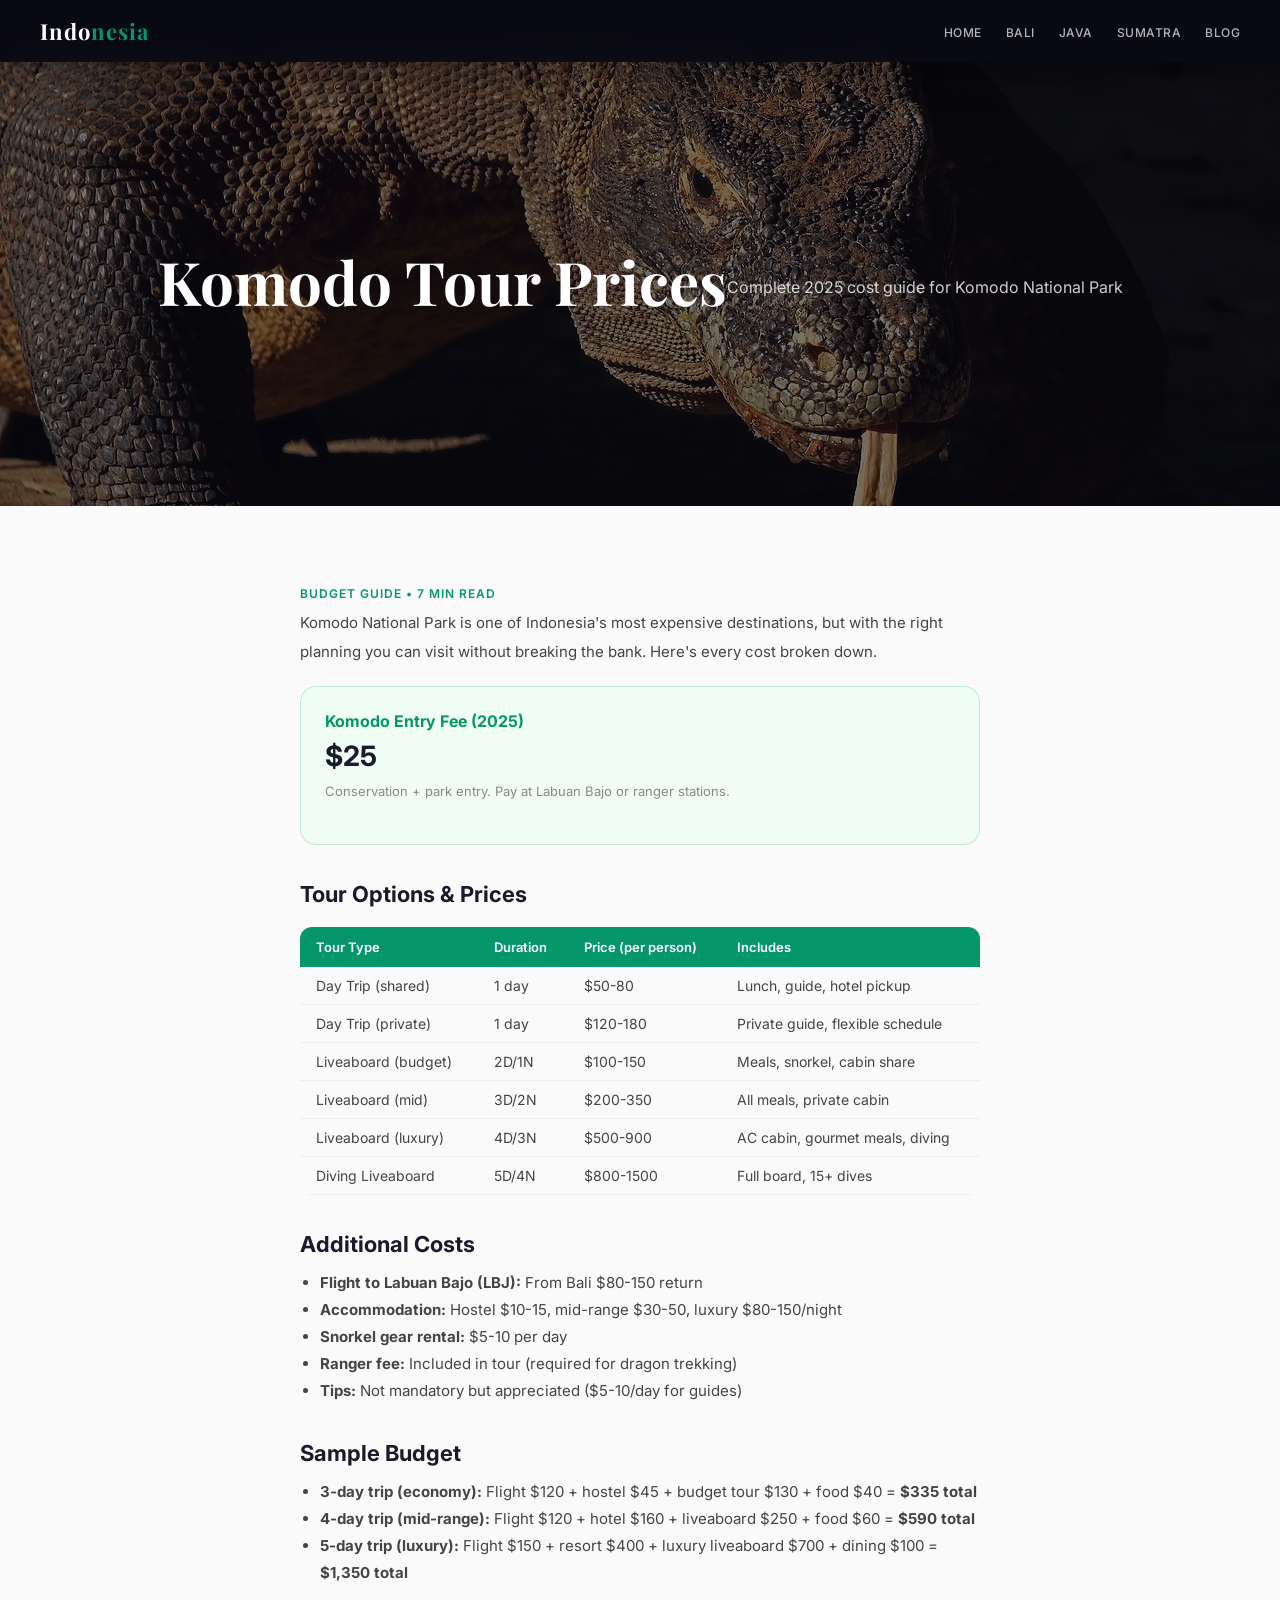
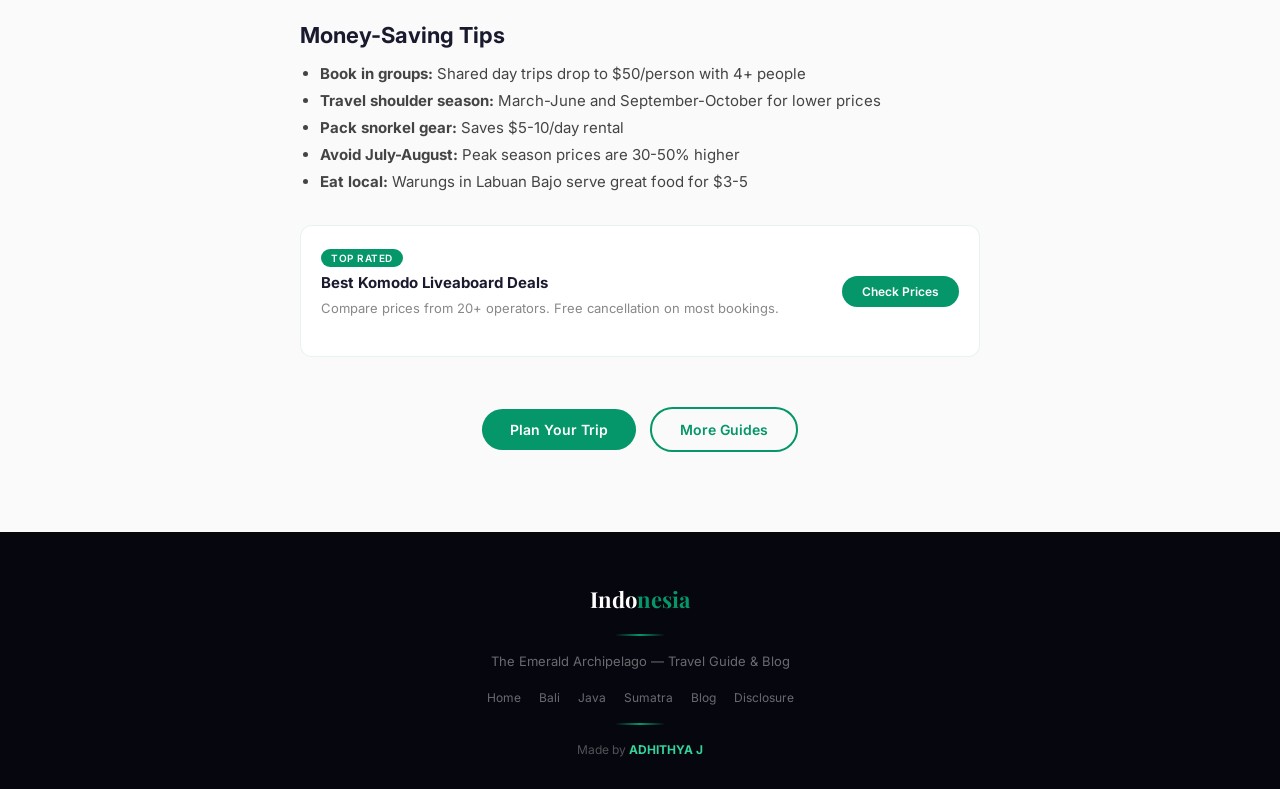
<file: pages/blog/komodo-tour-prices.html>
<!DOCTYPE html>
<html lang="en">
<head>
  <meta charset="UTF-8">
  <meta name="viewport" content="width=device-width, initial-scale=1.0">
  <title>Komodo Tour Prices — Complete Cost Guide 2025</title>
  <meta name="description" content="Komodo dragon tour prices 2025: from budget day trips to luxury liveaboard. Complete cost breakdown for Komodo National Park.">
  <meta property="og:title" content="Komodo Tour Prices — Complete Cost Guide 2025">
  <meta property="og:description" content="Komodo dragon tour prices 2025: from budget day trips to luxury liveaboard. Complete cost breakdown.">
  <meta property="og:type" content="article">
  <meta property="og:url" content="https://mystry112000.github.io/indonesia-travel-guide/pages/blog/komodo-tour-prices.html">
  <meta property="og:image" content="https://mystry112000.github.io/indonesia-travel-guide/images/komodo-dragon.jpg">
  <meta name="twitter:card" content="summary_large_image">
  <link rel="canonical" href="https://mystry112000.github.io/indonesia-travel-guide/pages/blog/komodo-tour-prices.html">
  <script type="application/ld+json">
  {
    "@context": "https://schema.org",
    "@type": "Article",
    "headline": "Komodo Tour Prices — Complete Cost Guide 2025",
    "description": "Komodo dragon tour prices 2025: from budget day trips to luxury liveaboard.",
    "image": "https://mystry112000.github.io/indonesia-travel-guide/images/komodo-dragon.jpg",
    "author": {"@type": "Person", "name": "ADHITHYA J"},
    "publisher": {"@type": "Organization", "name": "Indonesia Travel Guide"},
    "datePublished": "2025-02-01",
    "dateModified": "2025-06-01"
  }
  </script>
  <link rel="preconnect" href="https://fonts.googleapis.com">
  <link href="https://fonts.googleapis.com/css2?family=Playfair+Display:wght@400;600;700;900&family=Inter:wght@300;400;500;600;700&display=swap" rel="stylesheet">
  <link rel="stylesheet" href="../../style.css">
  <style>
    .blog-content { max-width: 760px; margin: 0 auto; }
    .blog-content h3 { font-size: 22px; margin-top: 36px; margin-bottom: 12px; color: #1a1a2e; }
    .blog-content p { font-size: 15px; line-height: 1.9; color: #444; margin-bottom: 16px; }
    .blog-content ul { margin: 12px 0 20px 20px; font-size: 15px; line-height: 1.8; color: #444; }
  </style>
<script nowprocket data-noptimize="1" data-cfasync="false" data-wpfc-render="false" seraph-accel-crit="1" data-no-defer="1">
  (function () {
      var script = document.createElement("script");
      script.async = 1;
      script.src = 'https://emrldtp.com/NTM3ODM0.js?t=537834';
      document.head.appendChild(script);
  })();
</script>
</head>
<body>

<nav>
  <a href="../../index.html" class="logo">Indo<span>nesia</span></a>
  <ul class="nav-links">
    <li><a href="../../index.html">Home</a></li>
    <li><a href="../bali.html">Bali</a></li>
    <li><a href="../java.html">Java</a></li>
    <li><a href="../sumatra.html">Sumatra</a></li>
    <li><a href="../../index.html#blog">Blog</a></li>
  </ul>
</nav>

<section class="hero-sm" style="background-image:url('../../images/komodo-dragon.jpg');">
  <div class="overlay"></div>
  <h1>Komodo Tour Prices</h1>
  <p>Complete 2025 cost guide for Komodo National Park</p>
</section>

<section class="section-light">
  <div class="section-inner blog-content">
    <div style="font-size:12px;color:#059669;font-weight:600;letter-spacing:1px;text-transform:uppercase;margin-bottom:8px;">Budget Guide &bull; 7 min read</div>

    <p>Komodo National Park is one of Indonesia's most expensive destinations, but with the right planning you can visit without breaking the bank. Here's every cost broken down.</p>

    <div class="price-box">
      <h4>Komodo Entry Fee (2025)</h4>
      <div class="price">$25</div>
      <p style="font-size:13px;color:#888;margin-top:6px;">Conservation + park entry. Pay at Labuan Bajo or ranger stations.</p>
    </div>

    <h3>Tour Options &amp; Prices</h3>

    <table class="data-table">
      <thead>
        <tr><th>Tour Type</th><th>Duration</th><th>Price (per person)</th><th>Includes</th></tr>
      </thead>
      <tbody>
        <tr><td>Day Trip (shared)</td><td>1 day</td><td>$50-80</td><td>Lunch, guide, hotel pickup</td></tr>
        <tr><td>Day Trip (private)</td><td>1 day</td><td>$120-180</td><td>Private guide, flexible schedule</td></tr>
        <tr><td>Liveaboard (budget)</td><td>2D/1N</td><td>$100-150</td><td>Meals, snorkel, cabin share</td></tr>
        <tr><td>Liveaboard (mid)</td><td>3D/2N</td><td>$200-350</td><td>All meals, private cabin</td></tr>
        <tr><td>Liveaboard (luxury)</td><td>4D/3N</td><td>$500-900</td><td>AC cabin, gourmet meals, diving</td></tr>
        <tr><td>Diving Liveaboard</td><td>5D/4N</td><td>$800-1500</td><td>Full board, 15+ dives</td></tr>
      </tbody>
    </table>

    <h3>Additional Costs</h3>
    <ul>
      <li><strong>Flight to Labuan Bajo (LBJ):</strong> From Bali $80-150 return</li>
      <li><strong>Accommodation:</strong> Hostel $10-15, mid-range $30-50, luxury $80-150/night</li>
      <li><strong>Snorkel gear rental:</strong> $5-10 per day</li>
      <li><strong>Ranger fee:</strong> Included in tour (required for dragon trekking)</li>
      <li><strong>Tips:</strong> Not mandatory but appreciated ($5-10/day for guides)</li>
    </ul>

    <h3>Sample Budget</h3>
    <ul>
      <li><strong>3-day trip (economy):</strong> Flight $120 + hostel $45 + budget tour $130 + food $40 = <strong>$335 total</strong></li>
      <li><strong>4-day trip (mid-range):</strong> Flight $120 + hotel $160 + liveaboard $250 + food $60 = <strong>$590 total</strong></li>
      <li><strong>5-day trip (luxury):</strong> Flight $150 + resort $400 + luxury liveaboard $700 + dining $100 = <strong>$1,350 total</strong></li>
    </ul>

    <h3>Money-Saving Tips</h3>
    <ul>
      <li><strong>Book in groups:</strong> Shared day trips drop to $50/person with 4+ people</li>
      <li><strong>Travel shoulder season:</strong> March-June and September-October for lower prices</li>
      <li><strong>Pack snorkel gear:</strong> Saves $5-10/day rental</li>
      <li><strong>Avoid July-August:</strong> Peak season prices are 30-50% higher</li>
      <li><strong>Eat local:</strong> Warungs in Labuan Bajo serve great food for $3-5</li>
    </ul>

    <div class="affiliate-card" style="margin:30px 0;">
      <div class="info">
        <span class="badge">Top Rated</span>
        <h4>Best Komodo Liveaboard Deals</h4>
        <p>Compare prices from 20+ operators. Free cancellation on most bookings.</p>
      </div>
      <a href="https://www.klook.com/en-US/activity/s/?q=Komodo&aid=JFJXMU3MLU6EWMC2IZVXUTTJFFOVAQ2W" class="btn btn-primary btn-sm" target="_blank" rel="nofollow sponsored">Check Prices</a>
    </div>

    <div style="text-align:center;margin-top:50px;">
      <a href="../bali.html" class="btn btn-primary">Plan Your Trip</a>
      <a href="../../index.html#blog" class="btn btn-outline" style="margin-left:10px;">More Guides</a>
    </div>
  </div>
</section>

<footer>
  <div class="footer-logo">Indo<span>nesia</span></div>
  <div class="footer-divider"></div>
  <p>The Emerald Archipelago — Travel Guide &amp; Blog</p>
  <div class="footer-links">
    <a href="../../index.html">Home</a>
    <a href="../bali.html">Bali</a>
    <a href="../java.html">Java</a>
    <a href="../sumatra.html">Sumatra</a>
    <a href="../../index.html#blog">Blog</a>
    <a href="../affiliate-disclosure.html">Disclosure</a>
  </div>
  <div class="footer-divider"></div>
  <p style="font-size:12px;color:rgba(255,255,255,0.3);">Made by <strong style="color:#34d399;">ADHITHYA J</strong></p>
</footer>

</body>
</html>
</file>
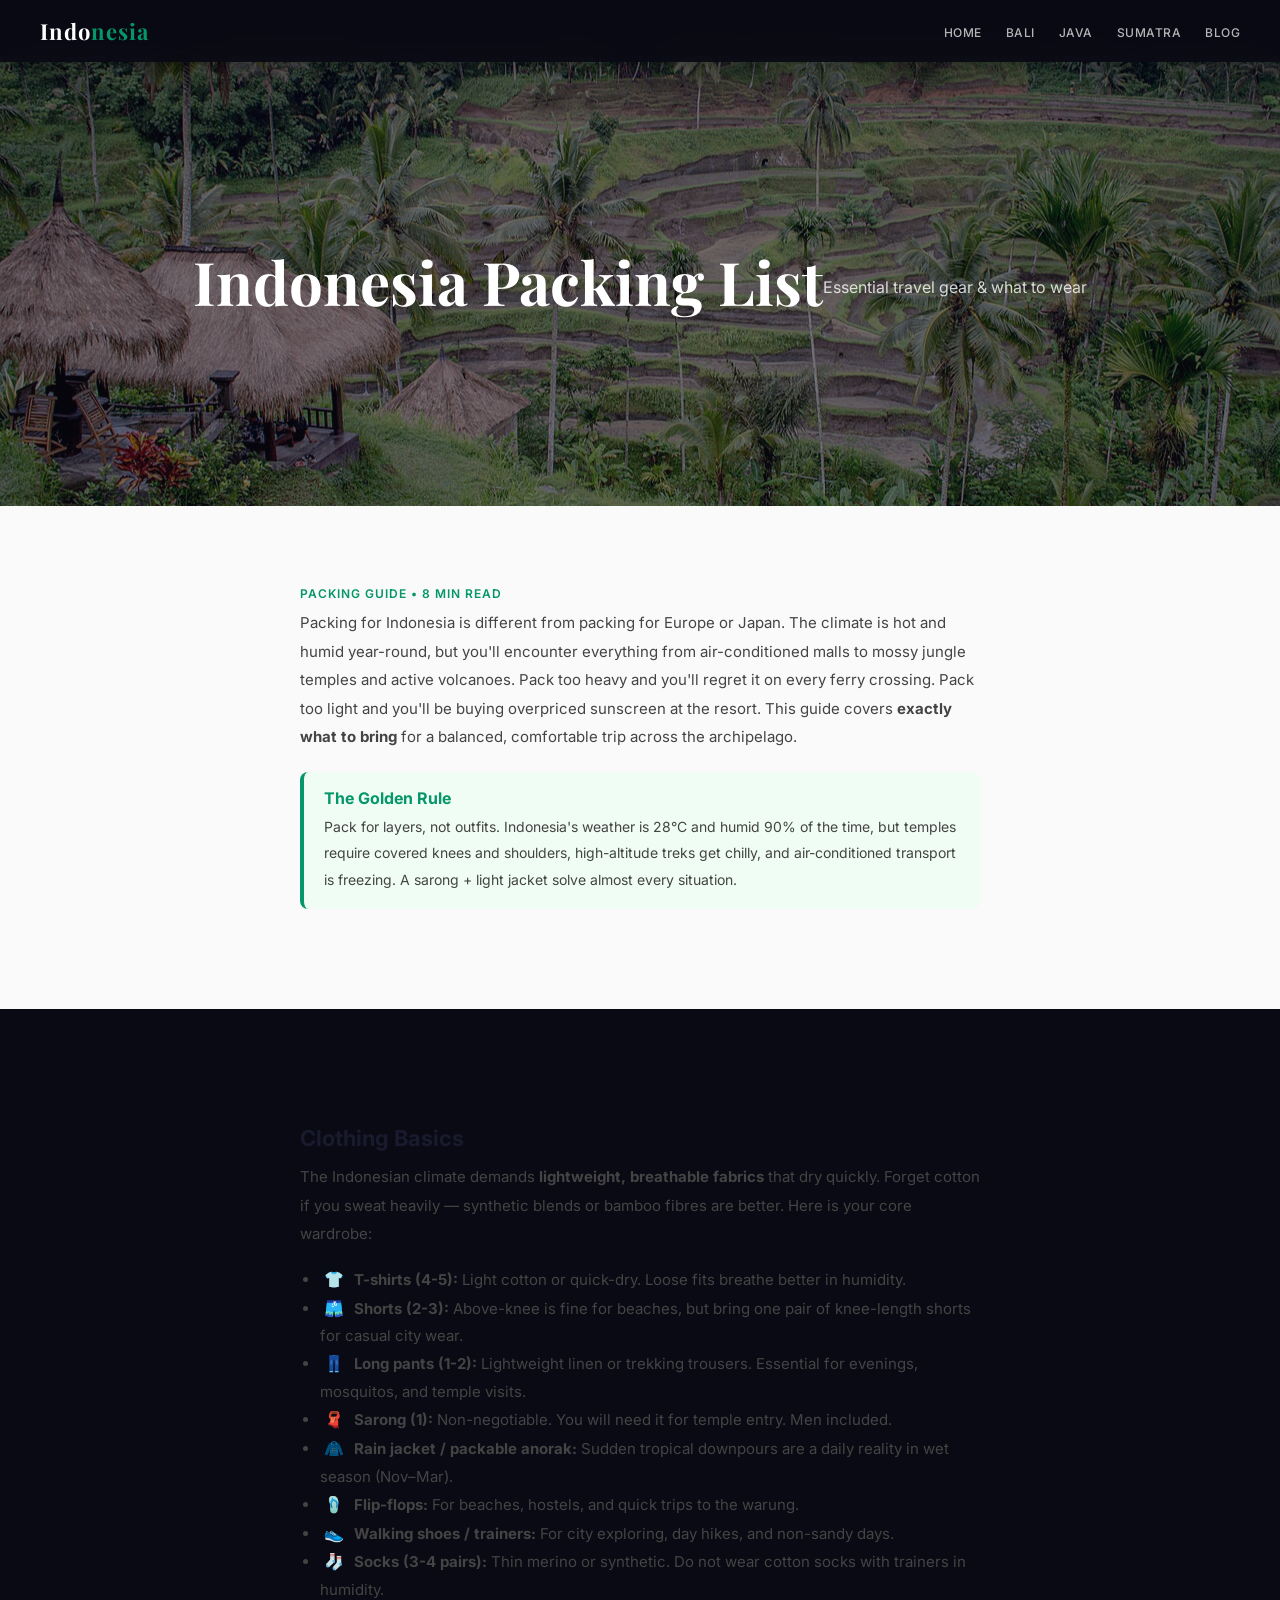
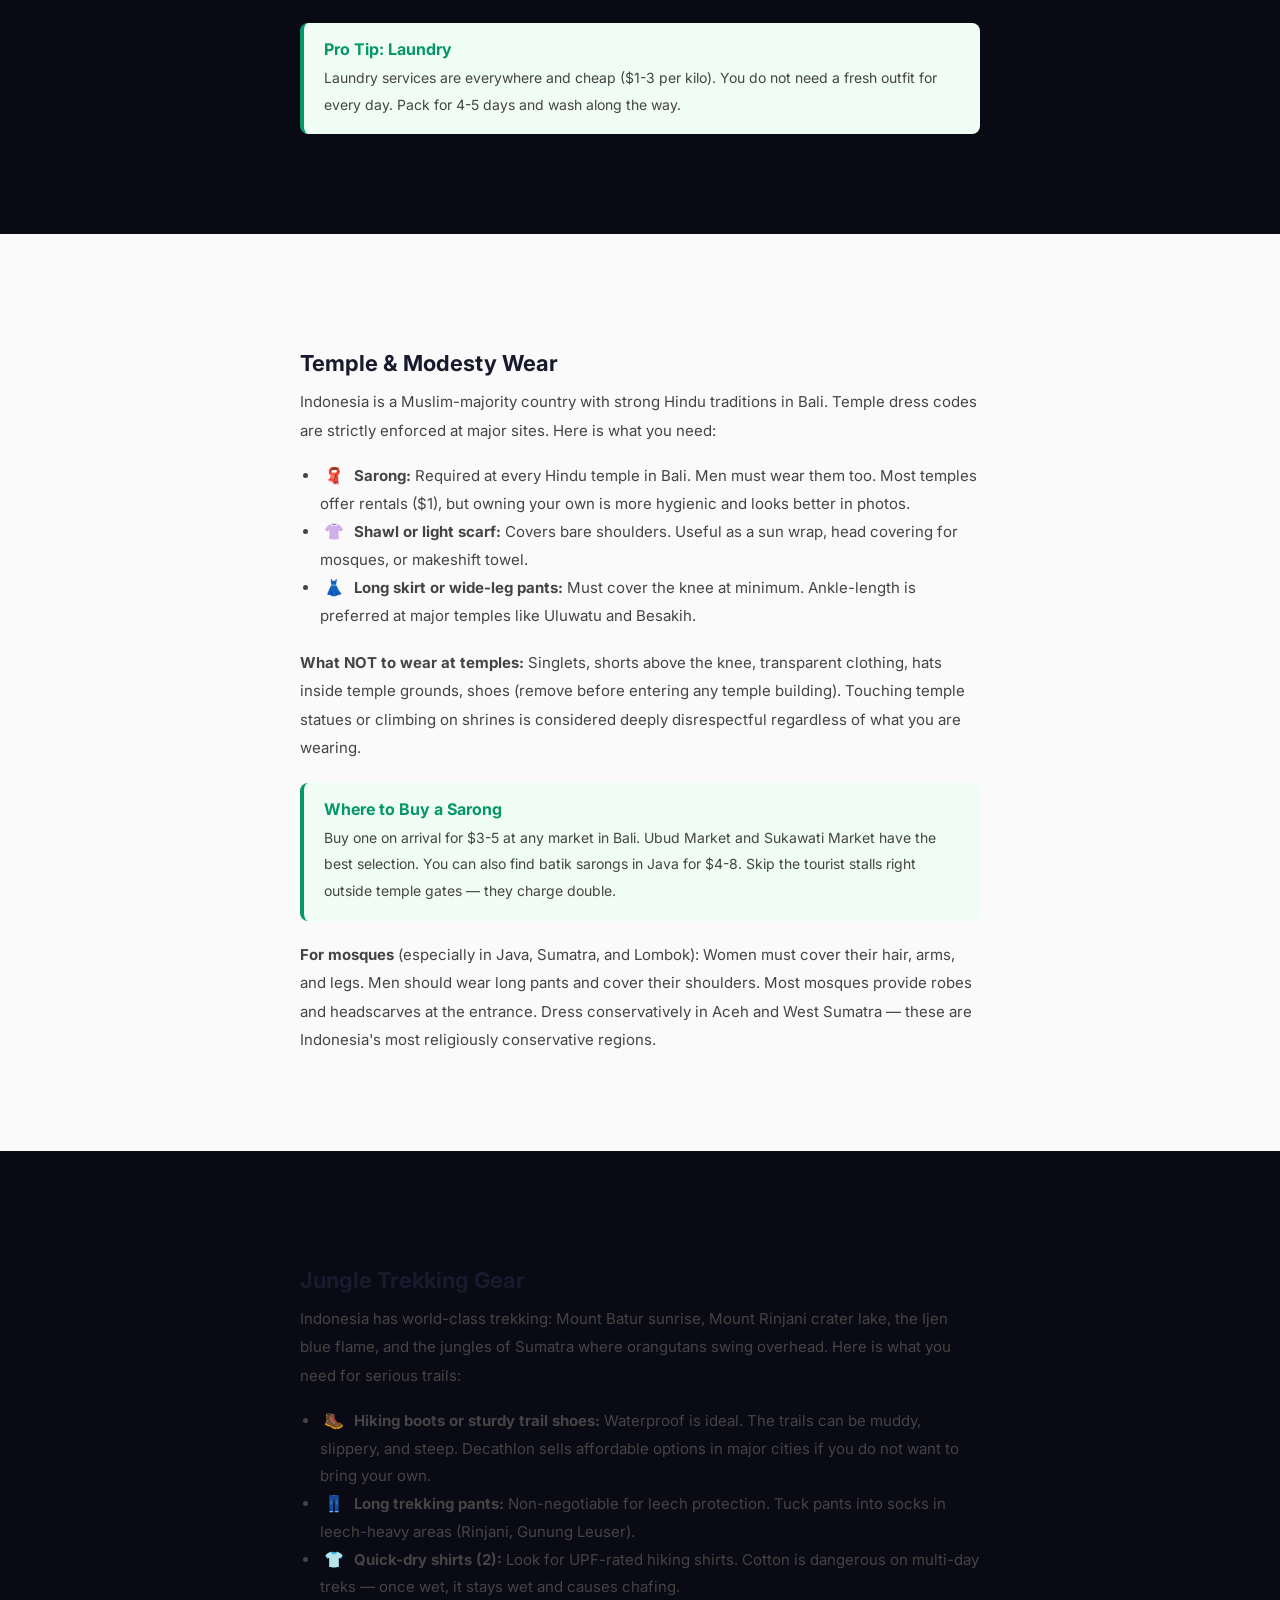
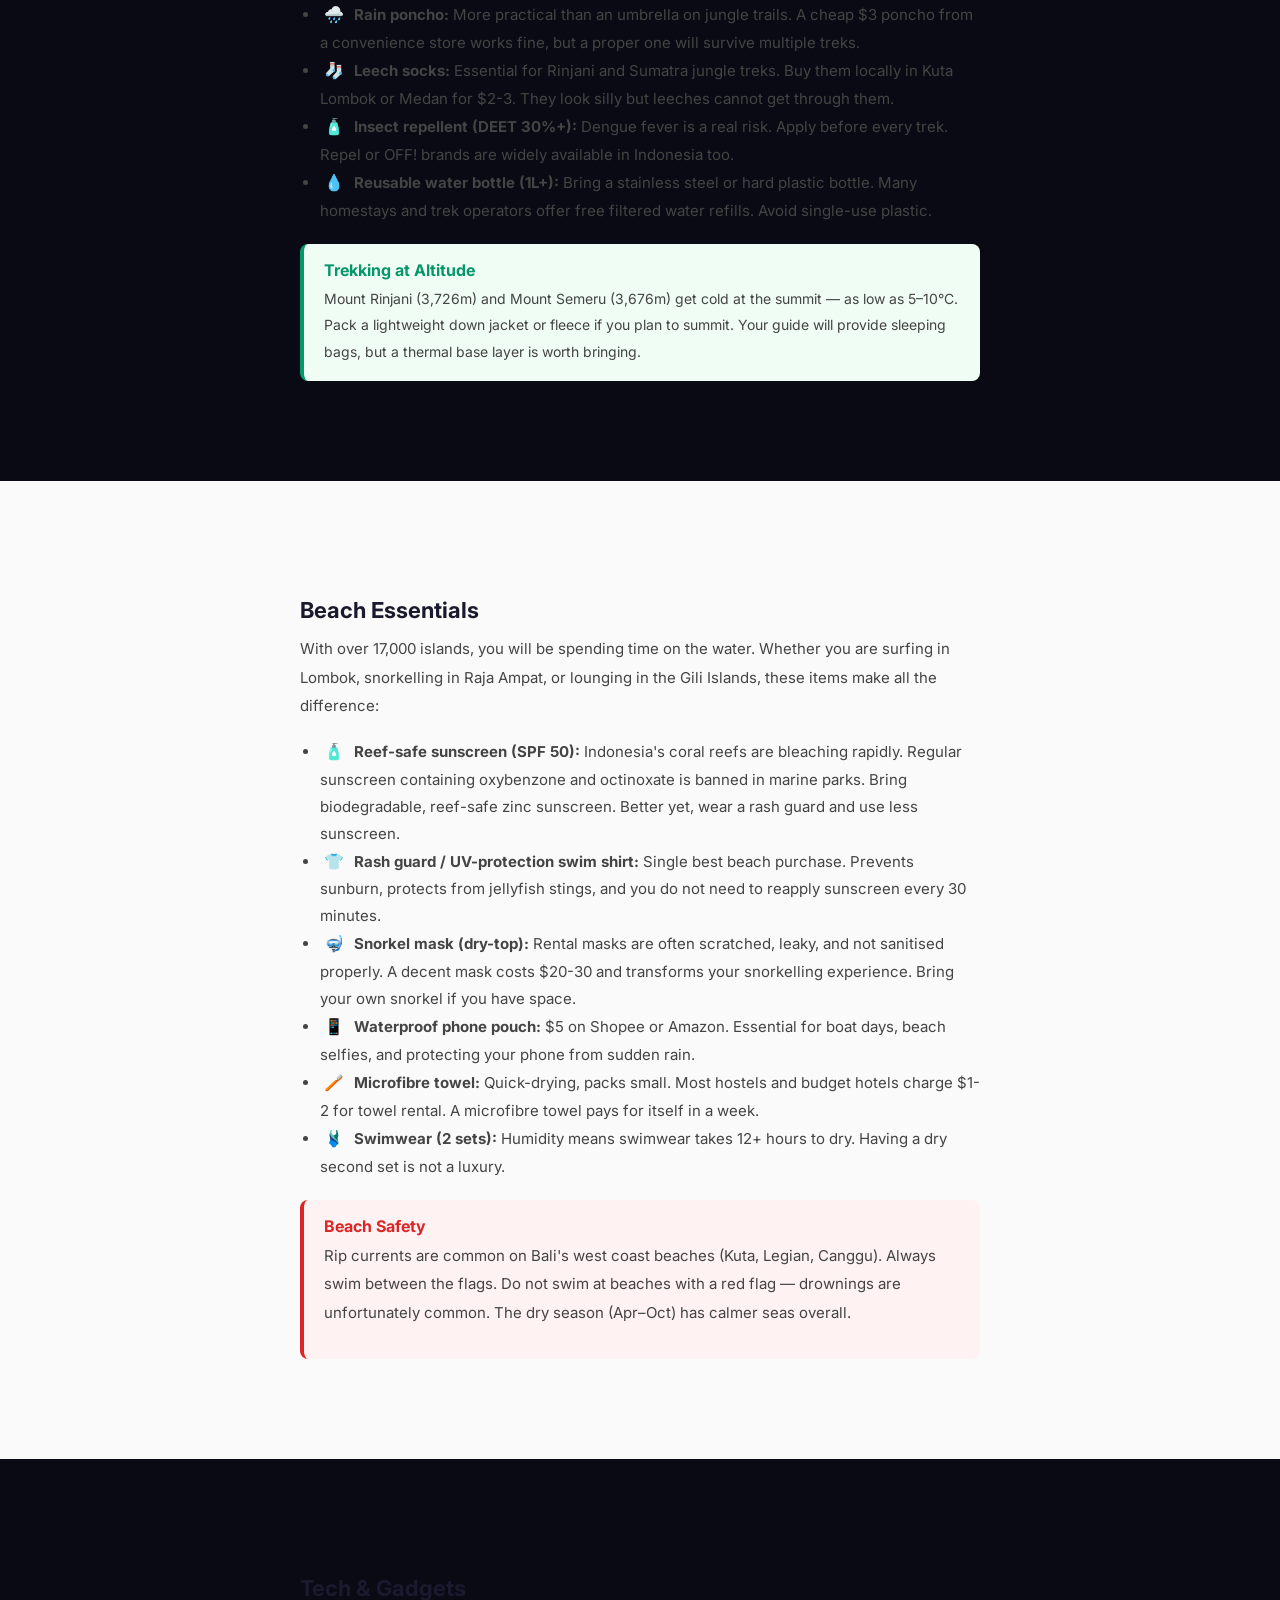
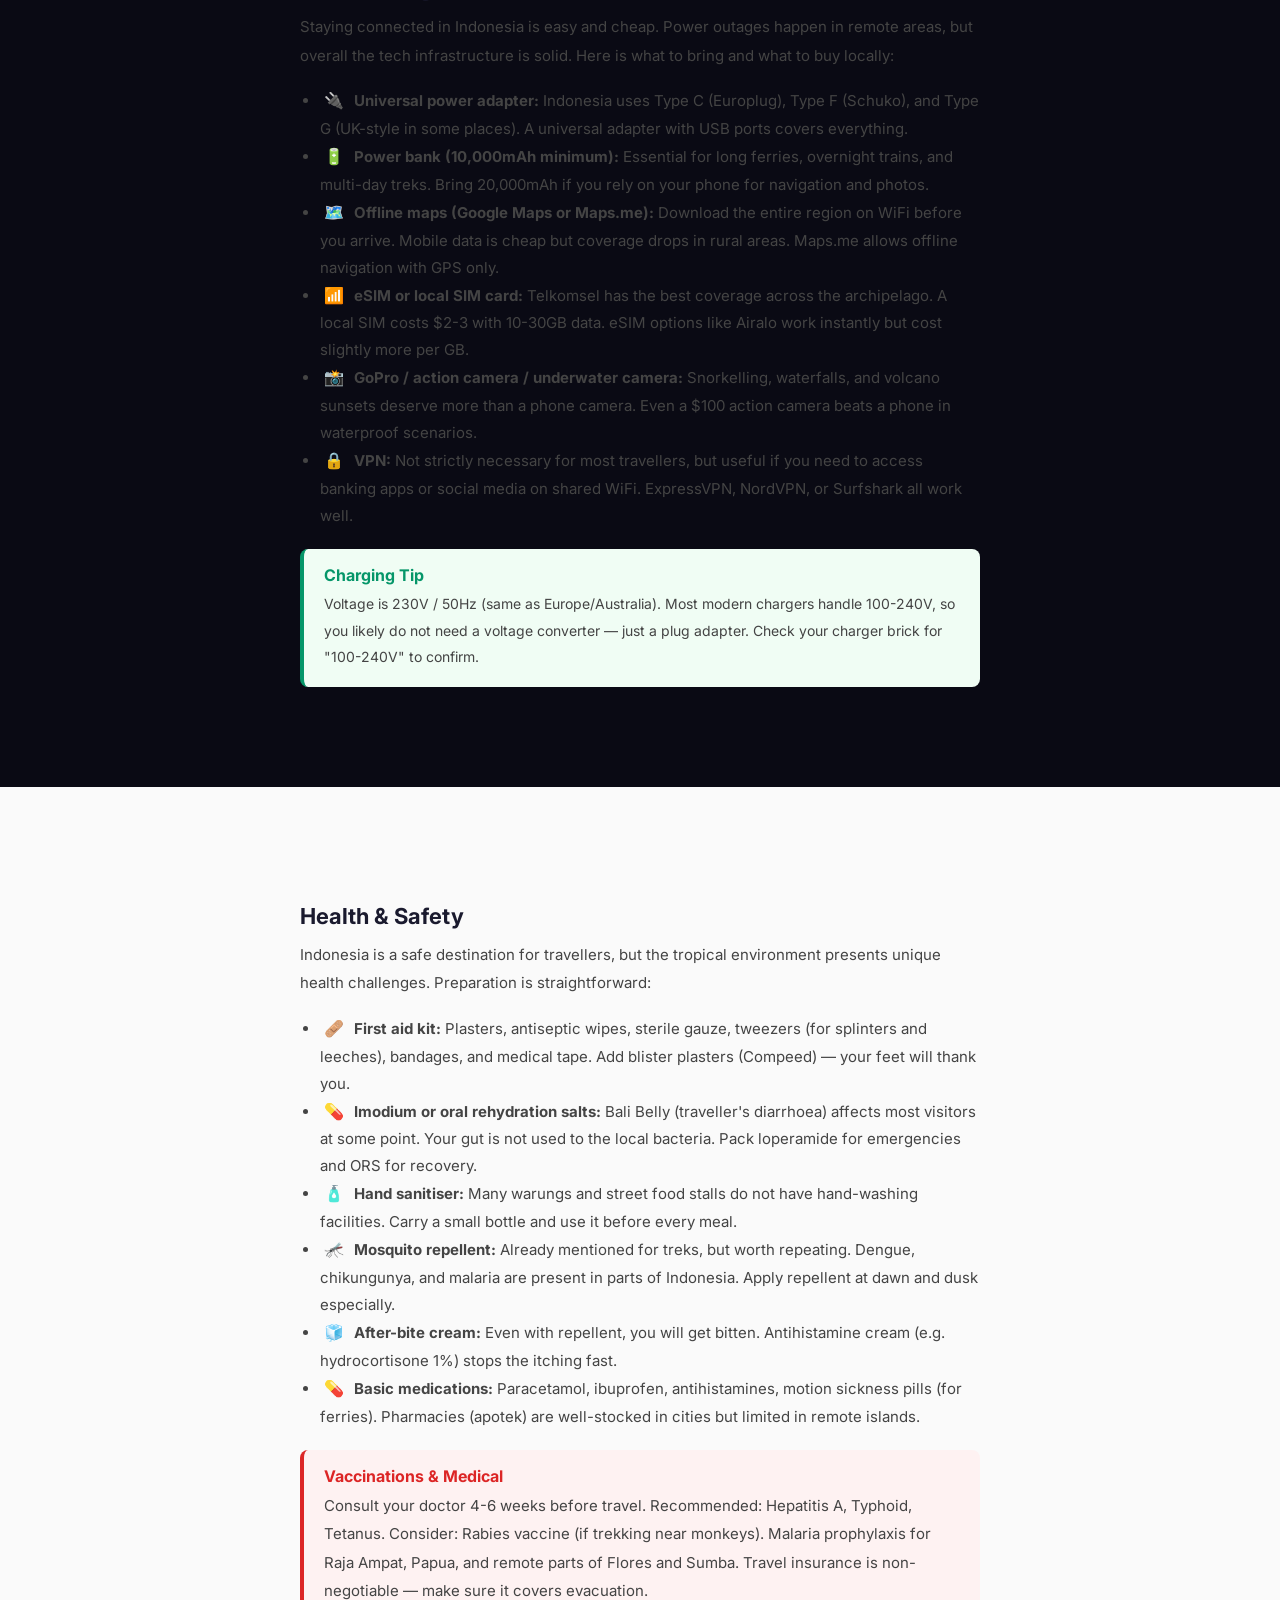
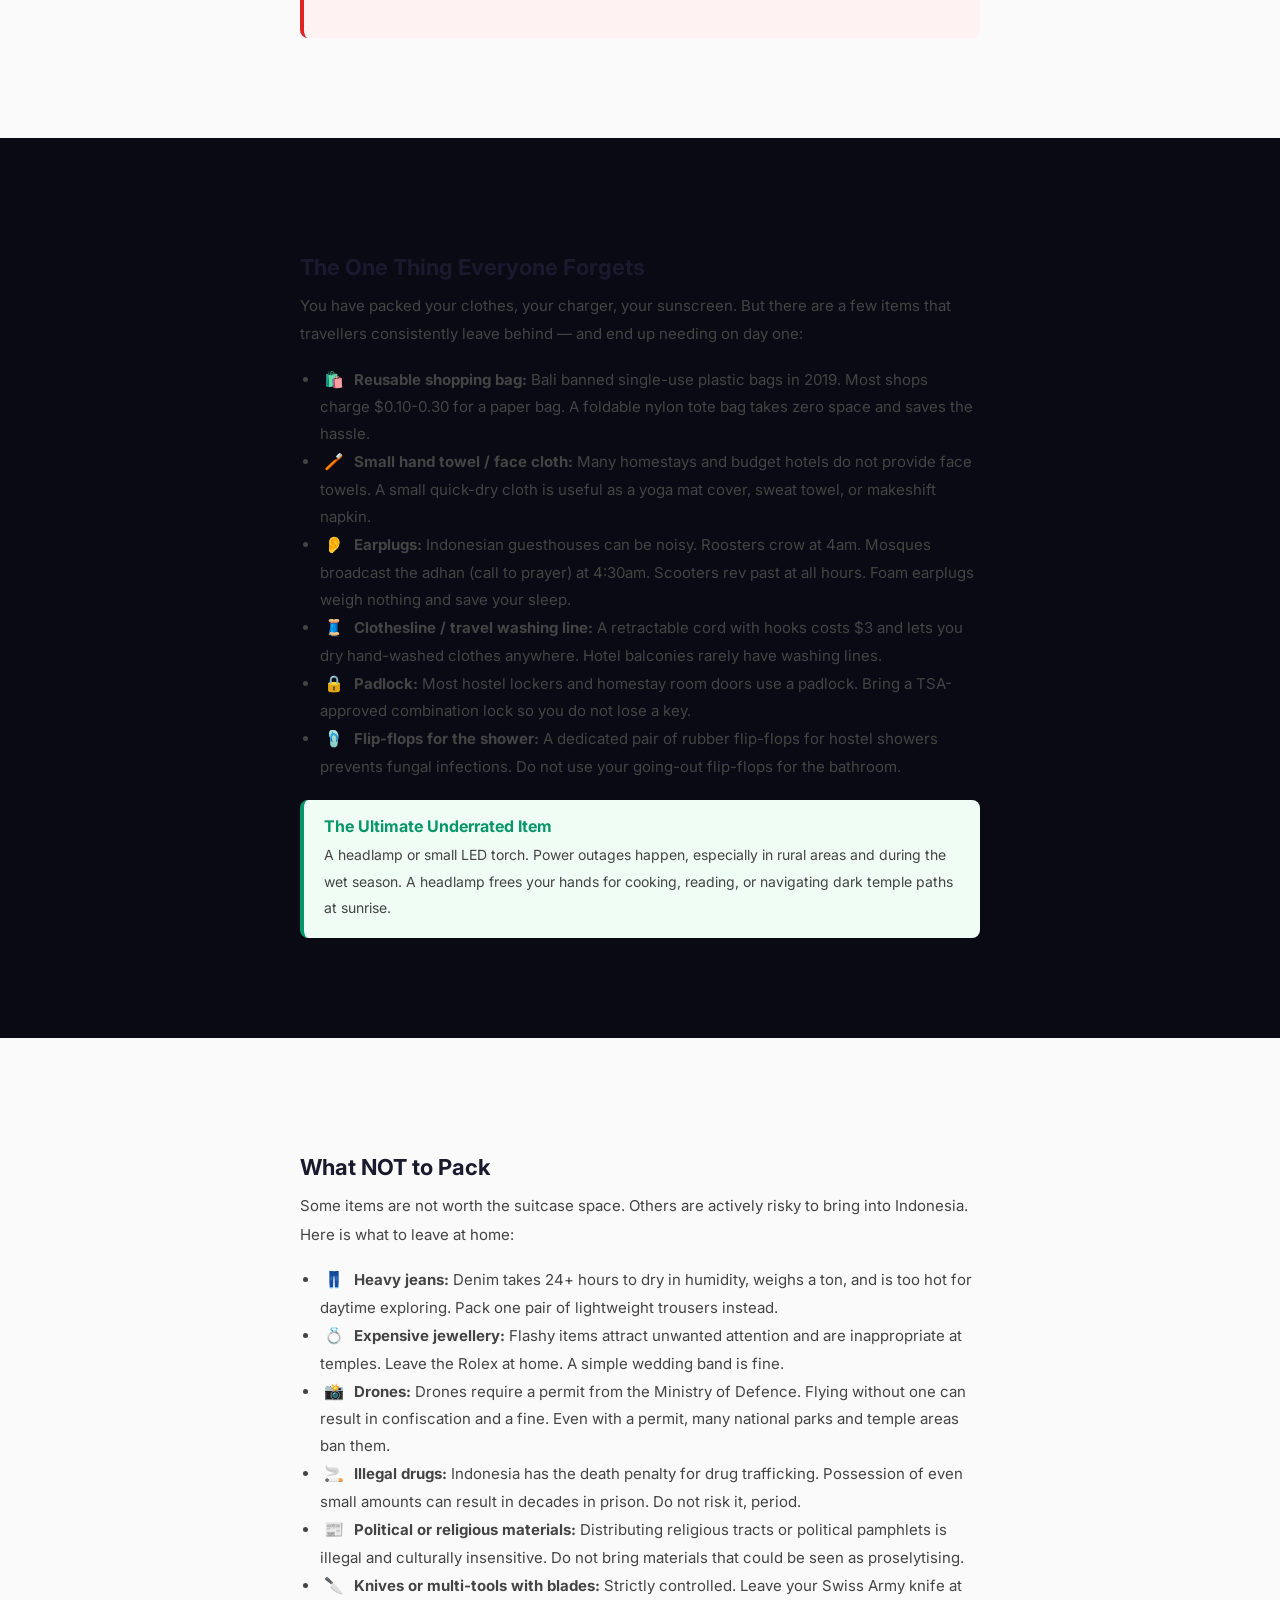
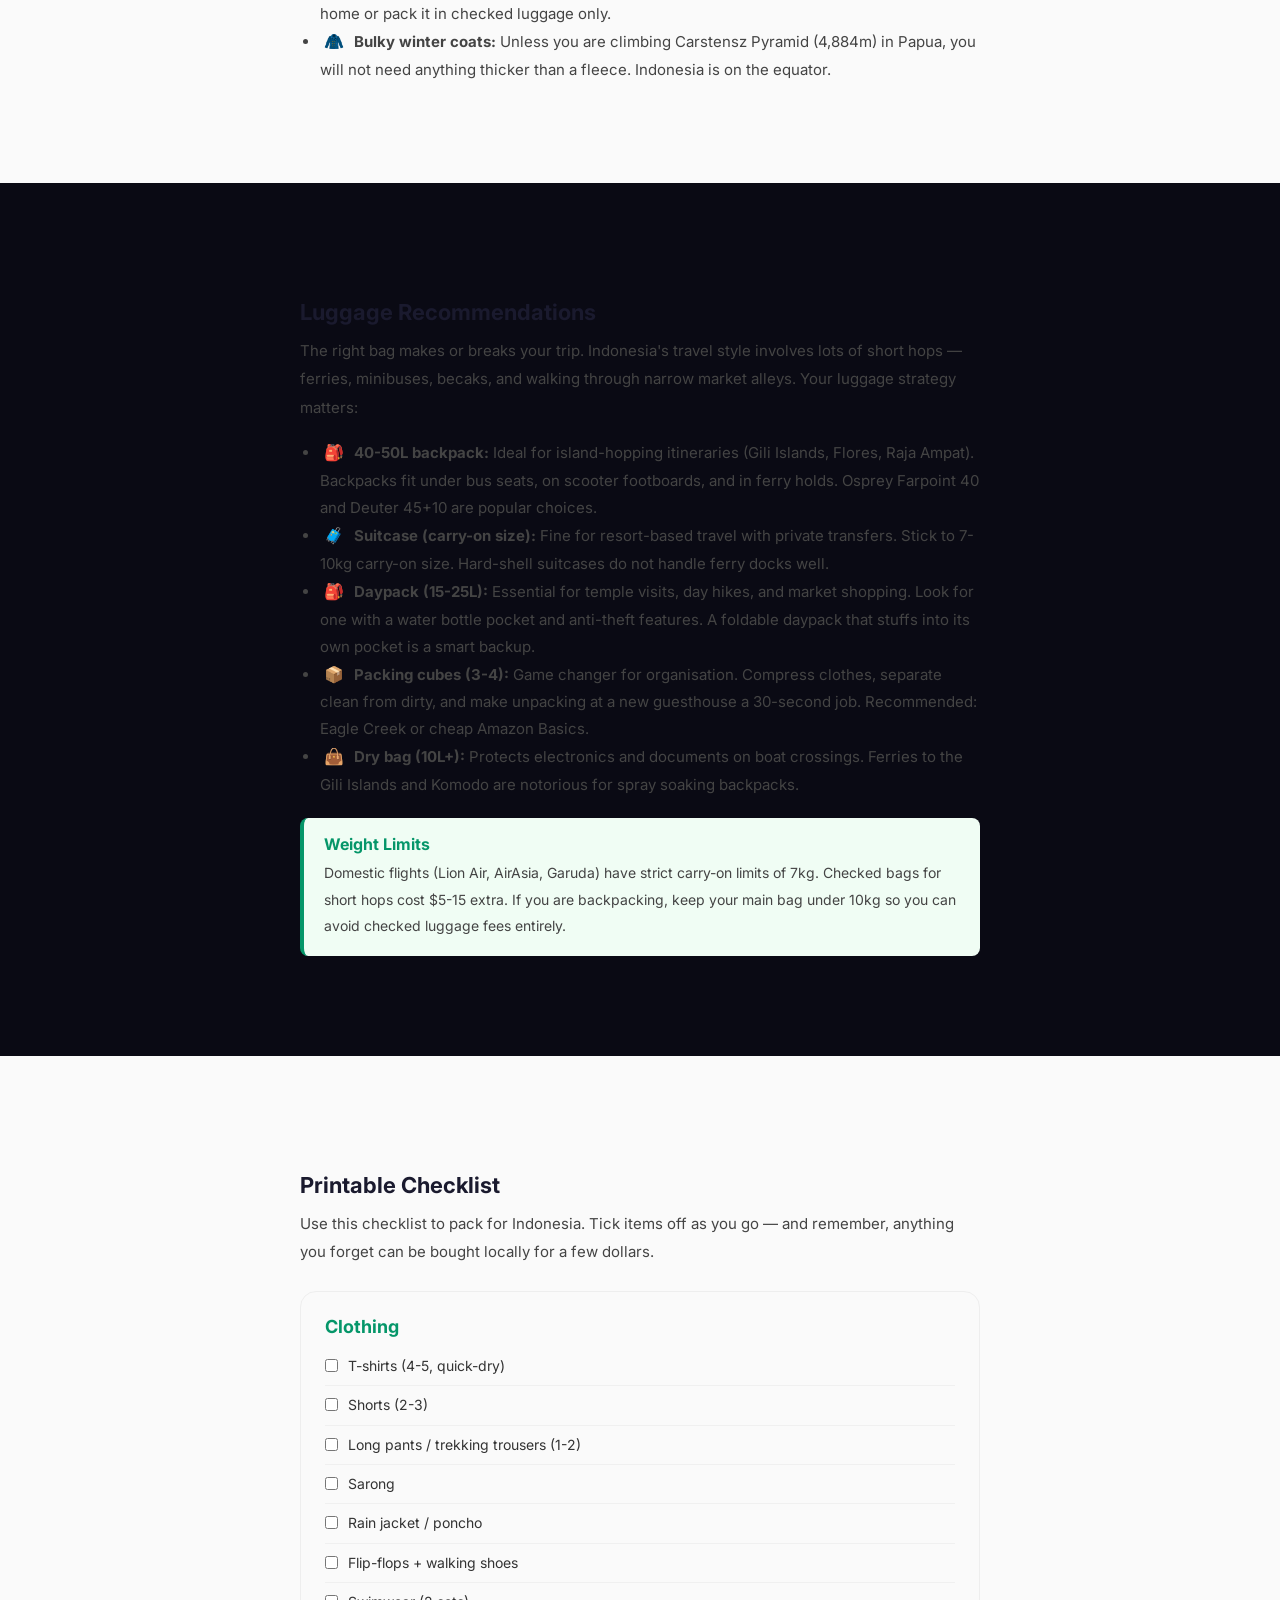
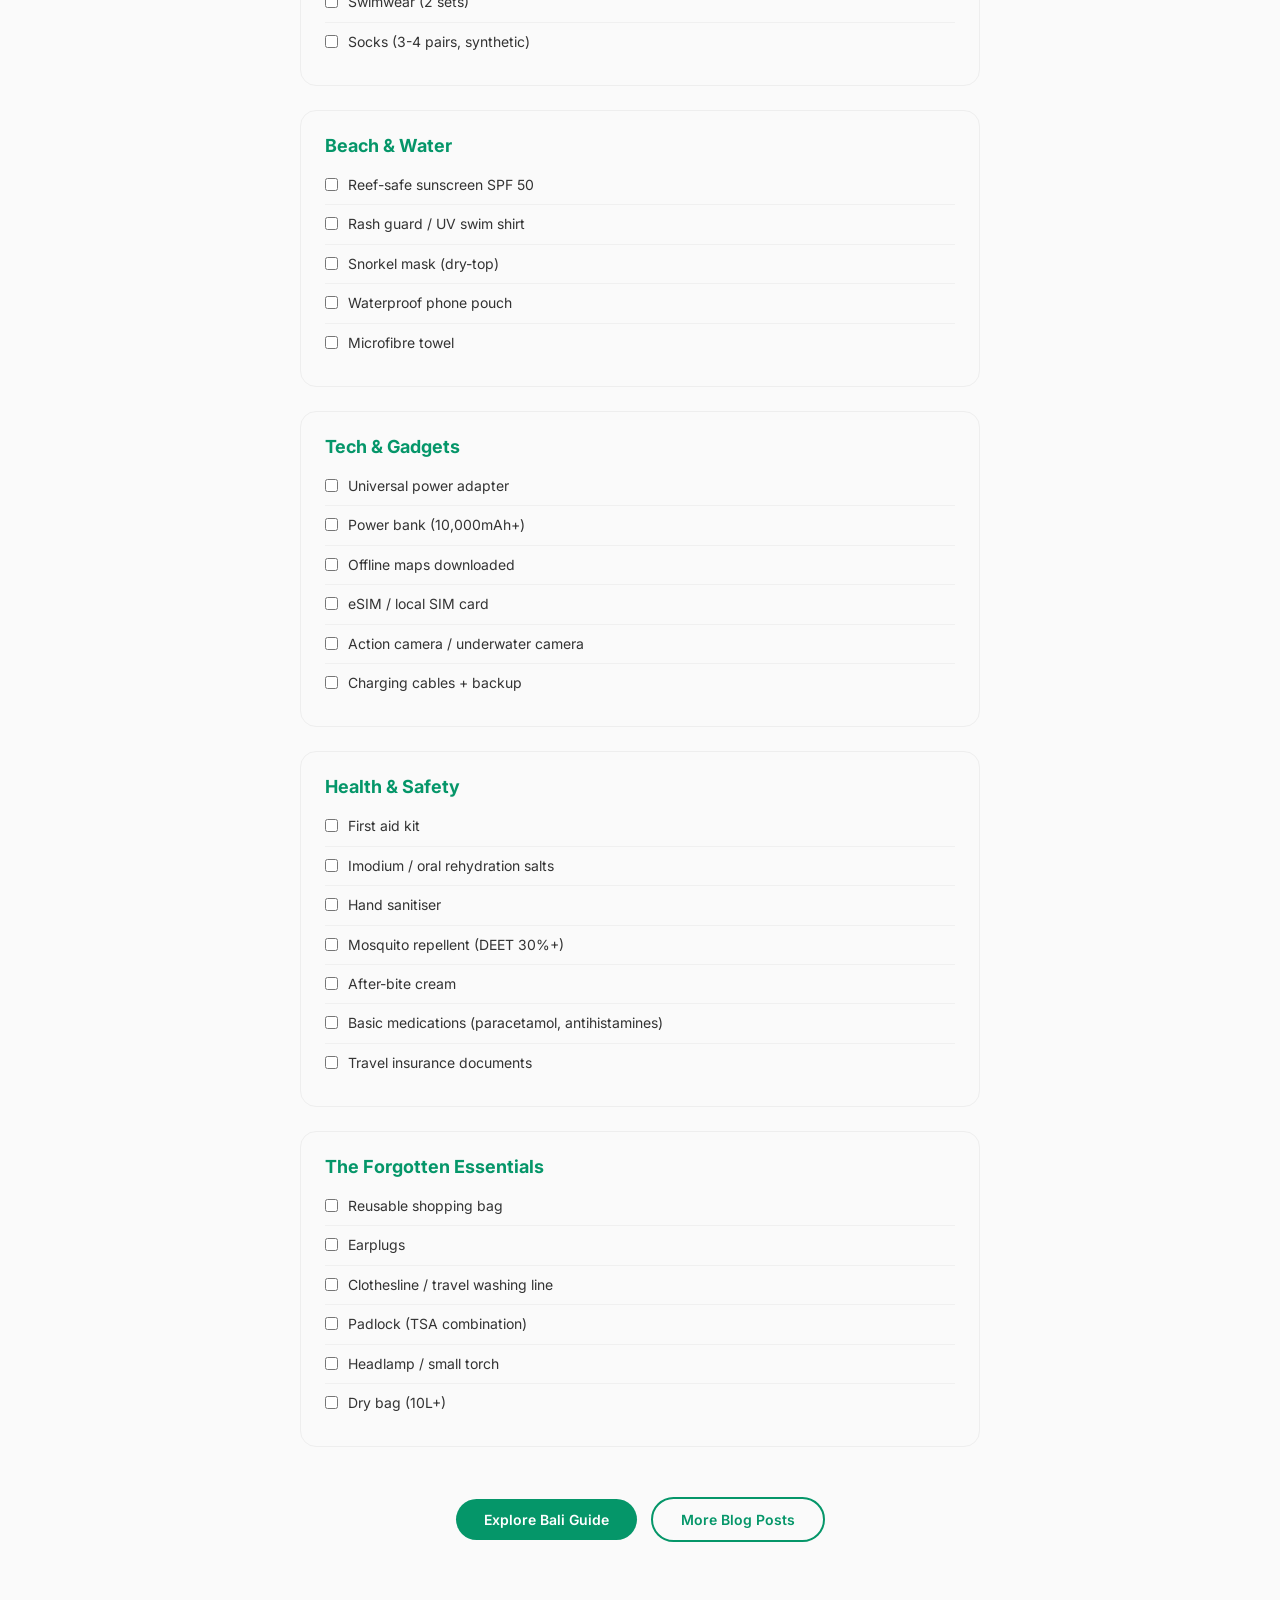
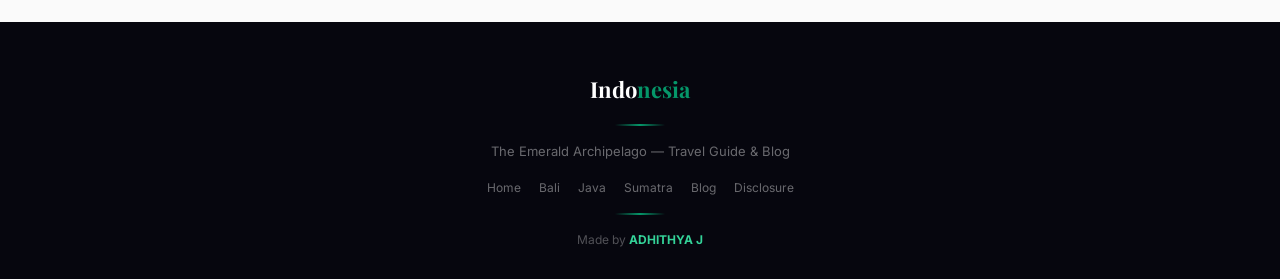
<file: pages/blog/packing-list.html>
<!DOCTYPE html>
<html lang="en">
<head>
  <meta charset="UTF-8">
  <meta name="viewport" content="width=device-width, initial-scale=1.0">
  <title>Indonesia Packing List — Essential Travel Gear & What to Wear</title>
  <meta name="description" content="Complete Indonesia packing list: what to wear in temples, what to pack for jungle treks, beach essentials, tech gear, and the one thing every traveller forgets.">
  <meta property="og:title" content="Indonesia Packing List — Essential Travel Gear & What to Wear">
  <meta property="og:description" content="Complete Indonesia packing list: what to wear in temples, what to pack for jungle treks, beach essentials, tech gear, and the one thing every traveller forgets.">
  <meta property="og:type" content="article">
  <meta property="og:url" content="https://mystry112000.github.io/indonesia-travel-guide/pages/blog/packing-list.html">
  <meta property="og:image" content="https://mystry112000.github.io/indonesia-travel-guide/images/bali-rice.jpg">
  <meta name="twitter:card" content="summary_large_image">
  <link rel="canonical" href="https://mystry112000.github.io/indonesia-travel-guide/pages/blog/packing-list.html">
  <script type="application/ld+json">
  {
    "@context": "https://schema.org",
    "@type": "Article",
    "headline": "Indonesia Packing List — Essential Travel Gear & What to Wear",
    "description": "Complete Indonesia packing list: what to wear in temples, what to pack for jungle treks, beach essentials, tech gear, and the one thing every traveller forgets.",
    "image": "https://mystry112000.github.io/indonesia-travel-guide/images/bali-rice.jpg",
    "author": {"@type": "Person", "name": "ADHITHYA J"},
    "publisher": {"@type": "Organization", "name": "Indonesia Travel Guide"},
    "datePublished": "2025-06-01",
    "dateModified": "2025-06-09"
  }
  </script>
  <link rel="preconnect" href="https://fonts.googleapis.com">
  <link href="https://fonts.googleapis.com/css2?family=Playfair+Display:wght@400;600;700;900&family=Inter:wght@300;400;500;600;700&display=swap" rel="stylesheet">
  <link rel="stylesheet" href="../../style.css">
  <style>
    .blog-content { max-width: 760px; margin: 0 auto; }
    .blog-content h3 { font-size: 22px; margin-top: 36px; margin-bottom: 12px; color: #1a1a2e; }
    .blog-content p { font-size: 15px; line-height: 1.9; color: #444; margin-bottom: 16px; }
    .blog-content ul, .blog-content ol { margin: 12px 0 20px 20px; font-size: 15px; line-height: 1.8; color: #444; }
    .day-card { background: #fafafa; border-radius: 16px; padding: 24px; margin: 24px 0; border: 1px solid #eee; }
    .day-card h4 { color: #059669; font-size: 18px; margin-bottom: 10px; }
    .day-card h4 span { font-weight: 400; color: #888; font-size: 14px; }
    .checklist-item { display: flex; align-items: flex-start; gap: 10px; padding: 8px 0; border-bottom: 1px solid #f0f0f0; }
    .checklist-item:last-child { border-bottom: none; }
    .checklist-item input[type="checkbox"] { margin-top: 4px; accent-color: #059669; }
    .checklist-item label { font-size: 14px; color: #333; line-height: 1.6; cursor: pointer; }
    .pack-icon { display: inline-block; width: 28px; text-align: center; margin-right: 6px; font-size: 16px; }
    .tips-box { background: #f0fdf4; border-left: 4px solid #059669; padding: 16px 20px; border-radius: 8px; margin: 20px 0; }
    .tips-box h4 { color: #059669; font-size: 16px; margin-bottom: 6px; }
    .tips-box p { font-size: 14px; margin-bottom: 0; }
    .warn-box { background: #fef2f2; border-left: 4px solid #dc2626; padding: 16px 20px; border-radius: 8px; margin: 20px 0; }
    .warn-box h4 { color: #dc2626; font-size: 16px; margin-bottom: 6px; }
  </style>
<script nowprocket data-noptimize="1" data-cfasync="false" data-wpfc-render="false" seraph-accel-crit="1" data-no-defer="1">
  (function () {
      var script = document.createElement("script");
      script.async = 1;
      script.src = 'https://emrldtp.com/NTM3ODM0.js?t=537834';
      document.head.appendChild(script);
  })();
</script>
</head>
<body>

<nav>
  <a href="../../index.html" class="logo">Indo<span>nesia</span></a>
  <ul class="nav-links">
    <li><a href="../../index.html">Home</a></li>
    <li><a href="../bali.html">Bali</a></li>
    <li><a href="../java.html">Java</a></li>
    <li><a href="../sumatra.html">Sumatra</a></li>
    <li><a href="../../index.html#blog">Blog</a></li>
  </ul>
</nav>

<section class="hero-sm" style="background-image:url('../../images/bali-rice.jpg');">
  <div class="overlay"></div>
  <h1>Indonesia Packing List</h1>
  <p>Essential travel gear &amp; what to wear</p>
</section>

<section class="section-light">
  <div class="section-inner blog-content">
    <div style="font-size:12px;color:#059669;font-weight:600;letter-spacing:1px;text-transform:uppercase;margin-bottom:8px;">Packing Guide &bull; 8 min read</div>

    <p>Packing for Indonesia is different from packing for Europe or Japan. The climate is hot and humid year-round, but you'll encounter everything from air-conditioned malls to mossy jungle temples and active volcanoes. Pack too heavy and you'll regret it on every ferry crossing. Pack too light and you'll be buying overpriced sunscreen at the resort. This guide covers <strong>exactly what to bring</strong> for a balanced, comfortable trip across the archipelago.</p>

    <div class="tips-box">
      <h4>The Golden Rule</h4>
      <p>Pack for layers, not outfits. Indonesia's weather is 28&deg;C and humid 90% of the time, but temples require covered knees and shoulders, high-altitude treks get chilly, and air-conditioned transport is freezing. A sarong + light jacket solve almost every situation.</p>
    </div>
  </div>
</section>

<section class="section-dark">
  <div class="section-inner blog-content">
    <h3>Clothing Basics</h3>
    <p>The Indonesian climate demands <strong>lightweight, breathable fabrics</strong> that dry quickly. Forget cotton if you sweat heavily &mdash; synthetic blends or bamboo fibres are better. Here is your core wardrobe:</p>
    <ul>
      <li><span class="pack-icon">👕</span><strong>T-shirts (4-5):</strong> Light cotton or quick-dry. Loose fits breathe better in humidity.</li>
      <li><span class="pack-icon">🩳</span><strong>Shorts (2-3):</strong> Above-knee is fine for beaches, but bring one pair of knee-length shorts for casual city wear.</li>
      <li><span class="pack-icon">👖</span><strong>Long pants (1-2):</strong> Lightweight linen or trekking trousers. Essential for evenings, mosquitos, and temple visits.</li>
      <li><span class="pack-icon">🧣</span><strong>Sarong (1):</strong> Non-negotiable. You will need it for temple entry. Men included.</li>
      <li><span class="pack-icon">🧥</span><strong>Rain jacket / packable anorak:</strong> Sudden tropical downpours are a daily reality in wet season (Nov&ndash;Mar).</li>
      <li><span class="pack-icon">🩴</span><strong>Flip-flops:</strong> For beaches, hostels, and quick trips to the warung.</li>
      <li><span class="pack-icon">👟</span><strong>Walking shoes / trainers:</strong> For city exploring, day hikes, and non-sandy days.</li>
      <li><span class="pack-icon">🧦</span><strong>Socks (3-4 pairs):</strong> Thin merino or synthetic. Do not wear cotton socks with trainers in humidity.</li>
    </ul>
    <div class="tips-box">
      <h4>Pro Tip: Laundry</h4>
      <p>Laundry services are everywhere and cheap ($1-3 per kilo). You do not need a fresh outfit for every day. Pack for 4-5 days and wash along the way.</p>
    </div>
  </div>
</section>

<section class="section-light">
  <div class="section-inner blog-content">
    <h3>Temple &amp; Modesty Wear</h3>
    <p>Indonesia is a Muslim-majority country with strong Hindu traditions in Bali. Temple dress codes are strictly enforced at major sites. Here is what you need:</p>
    <ul>
      <li><span class="pack-icon">🧣</span><strong>Sarong:</strong> Required at every Hindu temple in Bali. Men must wear them too. Most temples offer rentals ($1), but owning your own is more hygienic and looks better in photos.</li>
      <li><span class="pack-icon">👚</span><strong>Shawl or light scarf:</strong> Covers bare shoulders. Useful as a sun wrap, head covering for mosques, or makeshift towel.</li>
      <li><span class="pack-icon">👗</span><strong>Long skirt or wide-leg pants:</strong> Must cover the knee at minimum. Ankle-length is preferred at major temples like Uluwatu and Besakih.</li>
    </ul>
    <p><strong>What NOT to wear at temples:</strong> Singlets, shorts above the knee, transparent clothing, hats inside temple grounds, shoes (remove before entering any temple building). Touching temple statues or climbing on shrines is considered deeply disrespectful regardless of what you are wearing.</p>

    <div class="tips-box">
      <h4>Where to Buy a Sarong</h4>
      <p>Buy one on arrival for $3-5 at any market in Bali. Ubud Market and Sukawati Market have the best selection. You can also find batik sarongs in Java for $4-8. Skip the tourist stalls right outside temple gates &mdash; they charge double.</p>
    </div>

    <p><strong>For mosques</strong> (especially in Java, Sumatra, and Lombok): Women must cover their hair, arms, and legs. Men should wear long pants and cover their shoulders. Most mosques provide robes and headscarves at the entrance. Dress conservatively in Aceh and West Sumatra &mdash; these are Indonesia's most religiously conservative regions.</p>
  </div>
</section>

<section class="section-dark">
  <div class="section-inner blog-content">
    <h3>Jungle Trekking Gear</h3>
    <p>Indonesia has world-class trekking: Mount Batur sunrise, Mount Rinjani crater lake, the Ijen blue flame, and the jungles of Sumatra where orangutans swing overhead. Here is what you need for serious trails:</p>
    <ul>
      <li><span class="pack-icon">🥾</span><strong>Hiking boots or sturdy trail shoes:</strong> Waterproof is ideal. The trails can be muddy, slippery, and steep. Decathlon sells affordable options in major cities if you do not want to bring your own.</li>
      <li><span class="pack-icon">👖</span><strong>Long trekking pants:</strong> Non-negotiable for leech protection. Tuck pants into socks in leech-heavy areas (Rinjani, Gunung Leuser).</li>
      <li><span class="pack-icon">👕</span><strong>Quick-dry shirts (2):</strong> Look for UPF-rated hiking shirts. Cotton is dangerous on multi-day treks &mdash; once wet, it stays wet and causes chafing.</li>
      <li><span class="pack-icon">🌧️</span><strong>Rain poncho:</strong> More practical than an umbrella on jungle trails. A cheap $3 poncho from a convenience store works fine, but a proper one will survive multiple treks.</li>
      <li><span class="pack-icon">🧦</span><strong>Leech socks:</strong> Essential for Rinjani and Sumatra jungle treks. Buy them locally in Kuta Lombok or Medan for $2-3. They look silly but leeches cannot get through them.</li>
      <li><span class="pack-icon">🧴</span><strong>Insect repellent (DEET 30%+):</strong> Dengue fever is a real risk. Apply before every trek. Repel or OFF! brands are widely available in Indonesia too.</li>
      <li><span class="pack-icon">💧</span><strong>Reusable water bottle (1L+):</strong> Bring a stainless steel or hard plastic bottle. Many homestays and trek operators offer free filtered water refills. Avoid single-use plastic.</li>
    </ul>
    <div class="tips-box">
      <h4>Trekking at Altitude</h4>
      <p>Mount Rinjani (3,726m) and Mount Semeru (3,676m) get cold at the summit &mdash; as low as 5&ndash;10&deg;C. Pack a lightweight down jacket or fleece if you plan to summit. Your guide will provide sleeping bags, but a thermal base layer is worth bringing.</p>
    </div>
  </div>
</section>

<section class="section-light">
  <div class="section-inner blog-content">
    <h3>Beach Essentials</h3>
    <p>With over 17,000 islands, you will be spending time on the water. Whether you are surfing in Lombok, snorkelling in Raja Ampat, or lounging in the Gili Islands, these items make all the difference:</p>
    <ul>
      <li><span class="pack-icon">🧴</span><strong>Reef-safe sunscreen (SPF 50):</strong> Indonesia's coral reefs are bleaching rapidly. Regular sunscreen containing oxybenzone and octinoxate is banned in marine parks. Bring biodegradable, reef-safe zinc sunscreen. Better yet, wear a rash guard and use less sunscreen.</li>
      <li><span class="pack-icon">👕</span><strong>Rash guard / UV-protection swim shirt:</strong> Single best beach purchase. Prevents sunburn, protects from jellyfish stings, and you do not need to reapply sunscreen every 30 minutes.</li>
      <li><span class="pack-icon">🤿</span><strong>Snorkel mask (dry-top):</strong> Rental masks are often scratched, leaky, and not sanitised properly. A decent mask costs $20-30 and transforms your snorkelling experience. Bring your own snorkel if you have space.</li>
      <li><span class="pack-icon">📱</span><strong>Waterproof phone pouch:</strong> $5 on Shopee or Amazon. Essential for boat days, beach selfies, and protecting your phone from sudden rain.</li>
      <li><span class="pack-icon">🪥</span><strong>Microfibre towel:</strong> Quick-drying, packs small. Most hostels and budget hotels charge $1-2 for towel rental. A microfibre towel pays for itself in a week.</li>
      <li><span class="pack-icon">🩱</span><strong>Swimwear (2 sets):</strong> Humidity means swimwear takes 12+ hours to dry. Having a dry second set is not a luxury.</li>
    </ul>
    <div class="warn-box">
      <h4>Beach Safety</h4>
      <p>Rip currents are common on Bali's west coast beaches (Kuta, Legian, Canggu). Always swim between the flags. Do not swim at beaches with a red flag &mdash; drownings are unfortunately common. The dry season (Apr&ndash;Oct) has calmer seas overall.</p>
    </div>
  </div>
</section>

<section class="section-dark">
  <div class="section-inner blog-content">
    <h3>Tech &amp; Gadgets</h3>
    <p>Staying connected in Indonesia is easy and cheap. Power outages happen in remote areas, but overall the tech infrastructure is solid. Here is what to bring and what to buy locally:</p>
    <ul>
      <li><span class="pack-icon">🔌</span><strong>Universal power adapter:</strong> Indonesia uses Type C (Europlug), Type F (Schuko), and Type G (UK-style in some places). A universal adapter with USB ports covers everything.</li>
      <li><span class="pack-icon">🔋</span><strong>Power bank (10,000mAh minimum):</strong> Essential for long ferries, overnight trains, and multi-day treks. Bring 20,000mAh if you rely on your phone for navigation and photos.</li>
      <li><span class="pack-icon">🗺️</span><strong>Offline maps (Google Maps or Maps.me):</strong> Download the entire region on WiFi before you arrive. Mobile data is cheap but coverage drops in rural areas. Maps.me allows offline navigation with GPS only.</li>
      <li><span class="pack-icon">📶</span><strong>eSIM or local SIM card:</strong> Telkomsel has the best coverage across the archipelago. A local SIM costs $2-3 with 10-30GB data. eSIM options like Airalo work instantly but cost slightly more per GB.</li>
      <li><span class="pack-icon">📸</span><strong>GoPro / action camera / underwater camera:</strong> Snorkelling, waterfalls, and volcano sunsets deserve more than a phone camera. Even a $100 action camera beats a phone in waterproof scenarios.</li>
      <li><span class="pack-icon">🔒</span><strong>VPN:</strong> Not strictly necessary for most travellers, but useful if you need to access banking apps or social media on shared WiFi. ExpressVPN, NordVPN, or Surfshark all work well.</li>
    </ul>
    <div class="tips-box">
      <h4>Charging Tip</h4>
      <p>Voltage is 230V / 50Hz (same as Europe/Australia). Most modern chargers handle 100-240V, so you likely do not need a voltage converter &mdash; just a plug adapter. Check your charger brick for "100-240V" to confirm.</p>
    </div>
  </div>
</section>

<section class="section-light">
  <div class="section-inner blog-content">
    <h3>Health &amp; Safety</h3>
    <p>Indonesia is a safe destination for travellers, but the tropical environment presents unique health challenges. Preparation is straightforward:</p>
    <ul>
      <li><span class="pack-icon">🩹</span><strong>First aid kit:</strong> Plasters, antiseptic wipes, sterile gauze, tweezers (for splinters and leeches), bandages, and medical tape. Add blister plasters (Compeed) &mdash; your feet will thank you.</li>
      <li><span class="pack-icon">💊</span><strong>Imodium or oral rehydration salts:</strong> Bali Belly (traveller's diarrhoea) affects most visitors at some point. Your gut is not used to the local bacteria. Pack loperamide for emergencies and ORS for recovery.</li>
      <li><span class="pack-icon">🧴</span><strong>Hand sanitiser:</strong> Many warungs and street food stalls do not have hand-washing facilities. Carry a small bottle and use it before every meal.</li>
      <li><span class="pack-icon">🦟</span><strong>Mosquito repellent:</strong> Already mentioned for treks, but worth repeating. Dengue, chikungunya, and malaria are present in parts of Indonesia. Apply repellent at dawn and dusk especially.</li>
      <li><span class="pack-icon">🧊</span><strong>After-bite cream:</strong> Even with repellent, you will get bitten. Antihistamine cream (e.g. hydrocortisone 1%) stops the itching fast.</li>
      <li><span class="pack-icon">💊</span><strong>Basic medications:</strong> Paracetamol, ibuprofen, antihistamines, motion sickness pills (for ferries). Pharmacies (apotek) are well-stocked in cities but limited in remote islands.</li>
    </ul>
    <div class="warn-box">
      <h4>Vaccinations &amp; Medical</h4>
      <p>Consult your doctor 4-6 weeks before travel. Recommended: Hepatitis A, Typhoid, Tetanus. Consider: Rabies vaccine (if trekking near monkeys). Malaria prophylaxis for Raja Ampat, Papua, and remote parts of Flores and Sumba. Travel insurance is non-negotiable &mdash; make sure it covers evacuation.</p>
    </div>
  </div>
</section>

<section class="section-dark">
  <div class="section-inner blog-content">
    <h3>The One Thing Everyone Forgets</h3>
    <p>You have packed your clothes, your charger, your sunscreen. But there are a few items that travellers consistently leave behind &mdash; and end up needing on day one:</p>
    <ul>
      <li><span class="pack-icon">🛍️</span><strong>Reusable shopping bag:</strong> Bali banned single-use plastic bags in 2019. Most shops charge $0.10-0.30 for a paper bag. A foldable nylon tote bag takes zero space and saves the hassle.</li>
      <li><span class="pack-icon">🪥</span><strong>Small hand towel / face cloth:</strong> Many homestays and budget hotels do not provide face towels. A small quick-dry cloth is useful as a yoga mat cover, sweat towel, or makeshift napkin.</li>
      <li><span class="pack-icon">👂</span><strong>Earplugs:</strong> Indonesian guesthouses can be noisy. Roosters crow at 4am. Mosques broadcast the adhan (call to prayer) at 4:30am. Scooters rev past at all hours. Foam earplugs weigh nothing and save your sleep.</li>
      <li><span class="pack-icon">🧵</span><strong>Clothesline / travel washing line:</strong> A retractable cord with hooks costs $3 and lets you dry hand-washed clothes anywhere. Hotel balconies rarely have washing lines.</li>
      <li><span class="pack-icon">🔒</span><strong>Padlock:</strong> Most hostel lockers and homestay room doors use a padlock. Bring a TSA-approved combination lock so you do not lose a key.</li>
      <li><span class="pack-icon">🩴</span><strong>Flip-flops for the shower:</strong> A dedicated pair of rubber flip-flops for hostel showers prevents fungal infections. Do not use your going-out flip-flops for the bathroom.</li>
    </ul>
    <div class="tips-box">
      <h4>The Ultimate Underrated Item</h4>
      <p>A headlamp or small LED torch. Power outages happen, especially in rural areas and during the wet season. A headlamp frees your hands for cooking, reading, or navigating dark temple paths at sunrise.</p>
    </div>
  </div>
</section>

<section class="section-light">
  <div class="section-inner blog-content">
    <h3>What NOT to Pack</h3>
    <p>Some items are not worth the suitcase space. Others are actively risky to bring into Indonesia. Here is what to leave at home:</p>
    <ul>
      <li><span class="pack-icon">👖</span><strong>Heavy jeans:</strong> Denim takes 24+ hours to dry in humidity, weighs a ton, and is too hot for daytime exploring. Pack one pair of lightweight trousers instead.</li>
      <li><span class="pack-icon">💍</span><strong>Expensive jewellery:</strong> Flashy items attract unwanted attention and are inappropriate at temples. Leave the Rolex at home. A simple wedding band is fine.</li>
      <li><span class="pack-icon">📸</span><strong>Drones:</strong> Drones require a permit from the Ministry of Defence. Flying without one can result in confiscation and a fine. Even with a permit, many national parks and temple areas ban them.</li>
      <li><span class="pack-icon">🚬</span><strong>Illegal drugs:</strong> Indonesia has the death penalty for drug trafficking. Possession of even small amounts can result in decades in prison. Do not risk it, period.</li>
      <li><span class="pack-icon">📰</span><strong>Political or religious materials:</strong> Distributing religious tracts or political pamphlets is illegal and culturally insensitive. Do not bring materials that could be seen as proselytising.</li>
      <li><span class="pack-icon">🔪</span><strong>Knives or multi-tools with blades:</strong> Strictly controlled. Leave your Swiss Army knife at home or pack it in checked luggage only.</li>
      <li><span class="pack-icon">🧥</span><strong>Bulky winter coats:</strong> Unless you are climbing Carstensz Pyramid (4,884m) in Papua, you will not need anything thicker than a fleece. Indonesia is on the equator.</li>
    </ul>
  </div>
</section>

<section class="section-dark">
  <div class="section-inner blog-content">
    <h3>Luggage Recommendations</h3>
    <p>The right bag makes or breaks your trip. Indonesia's travel style involves lots of short hops &mdash; ferries, minibuses, becaks, and walking through narrow market alleys. Your luggage strategy matters:</p>
    <ul>
      <li><span class="pack-icon">🎒</span><strong>40-50L backpack:</strong> Ideal for island-hopping itineraries (Gili Islands, Flores, Raja Ampat). Backpacks fit under bus seats, on scooter footboards, and in ferry holds. Osprey Farpoint 40 and Deuter 45+10 are popular choices.</li>
      <li><span class="pack-icon">🧳</span><strong>Suitcase (carry-on size):</strong> Fine for resort-based travel with private transfers. Stick to 7-10kg carry-on size. Hard-shell suitcases do not handle ferry docks well.</li>
      <li><span class="pack-icon">🎒</span><strong>Daypack (15-25L):</strong> Essential for temple visits, day hikes, and market shopping. Look for one with a water bottle pocket and anti-theft features. A foldable daypack that stuffs into its own pocket is a smart backup.</li>
      <li><span class="pack-icon">📦</span><strong>Packing cubes (3-4):</strong> Game changer for organisation. Compress clothes, separate clean from dirty, and make unpacking at a new guesthouse a 30-second job. Recommended: Eagle Creek or cheap Amazon Basics.</li>
      <li><span class="pack-icon">👜</span><strong>Dry bag (10L+):</strong> Protects electronics and documents on boat crossings. Ferries to the Gili Islands and Komodo are notorious for spray soaking backpacks.</li>
    </ul>
    <div class="tips-box">
      <h4>Weight Limits</h4>
      <p>Domestic flights (Lion Air, AirAsia, Garuda) have strict carry-on limits of 7kg. Checked bags for short hops cost $5-15 extra. If you are backpacking, keep your main bag under 10kg so you can avoid checked luggage fees entirely.</p>
    </div>
  </div>
</section>

<section class="section-light">
  <div class="section-inner blog-content">
    <h3>Printable Checklist</h3>
    <p>Use this checklist to pack for Indonesia. Tick items off as you go &mdash; and remember, anything you forget can be bought locally for a few dollars.</p>

    <div class="day-card">
      <h4>Clothing</h4>
      <div class="checklist-item"><input type="checkbox" id="c1"><label for="c1">T-shirts (4-5, quick-dry)</label></div>
      <div class="checklist-item"><input type="checkbox" id="c2"><label for="c2">Shorts (2-3)</label></div>
      <div class="checklist-item"><input type="checkbox" id="c3"><label for="c3">Long pants / trekking trousers (1-2)</label></div>
      <div class="checklist-item"><input type="checkbox" id="c4"><label for="c4">Sarong</label></div>
      <div class="checklist-item"><input type="checkbox" id="c5"><label for="c5">Rain jacket / poncho</label></div>
      <div class="checklist-item"><input type="checkbox" id="c6"><label for="c6">Flip-flops + walking shoes</label></div>
      <div class="checklist-item"><input type="checkbox" id="c7"><label for="c7">Swimwear (2 sets)</label></div>
      <div class="checklist-item"><input type="checkbox" id="c8"><label for="c8">Socks (3-4 pairs, synthetic)</label></div>
    </div>

    <div class="day-card">
      <h4>Beach &amp; Water</h4>
      <div class="checklist-item"><input type="checkbox" id="b1"><label for="b1">Reef-safe sunscreen SPF 50</label></div>
      <div class="checklist-item"><input type="checkbox" id="b2"><label for="b2">Rash guard / UV swim shirt</label></div>
      <div class="checklist-item"><input type="checkbox" id="b3"><label for="b3">Snorkel mask (dry-top)</label></div>
      <div class="checklist-item"><input type="checkbox" id="b4"><label for="b4">Waterproof phone pouch</label></div>
      <div class="checklist-item"><input type="checkbox" id="b5"><label for="b5">Microfibre towel</label></div>
    </div>

    <div class="day-card">
      <h4>Tech &amp; Gadgets</h4>
      <div class="checklist-item"><input type="checkbox" id="t1"><label for="t1">Universal power adapter</label></div>
      <div class="checklist-item"><input type="checkbox" id="t2"><label for="t2">Power bank (10,000mAh+)</label></div>
      <div class="checklist-item"><input type="checkbox" id="t3"><label for="t3">Offline maps downloaded</label></div>
      <div class="checklist-item"><input type="checkbox" id="t4"><label for="t4">eSIM / local SIM card</label></div>
      <div class="checklist-item"><input type="checkbox" id="t5"><label for="t5">Action camera / underwater camera</label></div>
      <div class="checklist-item"><input type="checkbox" id="t6"><label for="t6">Charging cables + backup</label></div>
    </div>

    <div class="day-card">
      <h4>Health &amp; Safety</h4>
      <div class="checklist-item"><input type="checkbox" id="h1"><label for="h1">First aid kit</label></div>
      <div class="checklist-item"><input type="checkbox" id="h2"><label for="h2">Imodium / oral rehydration salts</label></div>
      <div class="checklist-item"><input type="checkbox" id="h3"><label for="h3">Hand sanitiser</label></div>
      <div class="checklist-item"><input type="checkbox" id="h4"><label for="h4">Mosquito repellent (DEET 30%+)</label></div>
      <div class="checklist-item"><input type="checkbox" id="h5"><label for="h5">After-bite cream</label></div>
      <div class="checklist-item"><input type="checkbox" id="h6"><label for="h6">Basic medications (paracetamol, antihistamines)</label></div>
      <div class="checklist-item"><input type="checkbox" id="h7"><label for="h7">Travel insurance documents</label></div>
    </div>

    <div class="day-card">
      <h4>The Forgotten Essentials</h4>
      <div class="checklist-item"><input type="checkbox" id="f1"><label for="f1">Reusable shopping bag</label></div>
      <div class="checklist-item"><input type="checkbox" id="f2"><label for="f2">Earplugs</label></div>
      <div class="checklist-item"><input type="checkbox" id="f3"><label for="f3">Clothesline / travel washing line</label></div>
      <div class="checklist-item"><input type="checkbox" id="f4"><label for="f4">Padlock (TSA combination)</label></div>
      <div class="checklist-item"><input type="checkbox" id="f5"><label for="f5">Headlamp / small torch</label></div>
      <div class="checklist-item"><input type="checkbox" id="f6"><label for="f6">Dry bag (10L+)</label></div>
    </div>

    <div style="text-align:center;margin-top:50px;">
      <a href="../bali.html" class="btn btn-primary">Explore Bali Guide</a>
      <a href="../../index.html#blog" class="btn btn-outline" style="margin-left:10px;">More Blog Posts</a>
    </div>
  </div>
</section>

<footer>
  <div class="footer-logo">Indo<span>nesia</span></div>
  <div class="footer-divider"></div>
  <p>The Emerald Archipelago — Travel Guide &amp; Blog</p>
  <div class="footer-links">
    <a href="../../index.html">Home</a>
    <a href="../bali.html">Bali</a>
    <a href="../java.html">Java</a>
    <a href="../sumatra.html">Sumatra</a>
    <a href="../../index.html#blog">Blog</a>
    <a href="../affiliate-disclosure.html">Disclosure</a>
  </div>
  <div class="footer-divider"></div>
  <p style="font-size:12px;color:rgba(255,255,255,0.3);">Made by <strong style="color:#34d399;">ADHITHYA J</strong></p>
</footer>

</body>
</html>
</file>
<file: style.css>
*, *::before, *::after { margin: 0; padding: 0; box-sizing: border-box; }
html { scroll-behavior: smooth; }
body {
  font-family: 'Inter', sans-serif;
  color: #1a1a2e;
  background: #0a0a14;
  overflow-x: hidden;
}

::-webkit-scrollbar { width: 6px; }
::-webkit-scrollbar-track { background: #0a0a14; }
::-webkit-scrollbar-thumb { background: #059669; border-radius: 3px; }

.container { max-width: 1200px; margin: 0 auto; padding: 0 40px; }

/* ===== NAV ===== */
nav {
  position: fixed; top: 0; width: 100%; z-index: 1000;
  padding: 16px 40px;
  display: flex; justify-content: space-between; align-items: center;
  transition: all 0.4s cubic-bezier(0.4, 0, 0.2, 1);
  background: rgba(10,10,20,0.92); backdrop-filter: blur(20px);
  box-shadow: 0 2px 40px rgba(0,0,0,0.4);
}
nav .logo { font-family: 'Playfair Display', serif; font-size: 22px; font-weight: 700; color: #fff; text-decoration: none; letter-spacing: 1px; }
nav .logo span { color: #059669; }
nav .nav-links { display: flex; gap: 24px; list-style: none; flex-wrap: wrap; align-items: center; }
nav .nav-links a { color: rgba(255,255,255,0.7); text-decoration: none; font-size: 12px; font-weight: 500; letter-spacing: 0.5px; text-transform: uppercase; transition: color 0.3s; position: relative; }
nav .nav-links a::after { content: ''; position: absolute; bottom: -4px; left: 0; width: 0; height: 2px; background: #059669; transition: width 0.3s; }
nav .nav-links a:hover { color: #fff; }
nav .nav-links a:hover::after { width: 100%; }
nav .nav-links a.active { color: #34d399; }
nav .nav-links a.active::after { width: 100%; background: #34d399; }

/* ===== SECTION COMMON ===== */
section { position: relative; }
.section-inner { max-width: 1200px; margin: 0 auto; padding: 80px 40px; }
.section-tag { display: inline-block; background: rgba(5,150,105,0.08); border: 1px solid rgba(5,150,105,0.15); padding: 6px 18px; border-radius: 50px; font-size: 11px; font-weight: 600; letter-spacing: 3px; text-transform: uppercase; color: #059669; margin-bottom: 16px; }
.section-title { font-family: 'Playfair Display', serif; font-size: clamp(28px, 3.5vw, 44px); font-weight: 700; margin-bottom: 20px; line-height: 1.2; }
.section-title .highlight { background: linear-gradient(135deg, #059669, #34d399); -webkit-background-clip: text; -webkit-text-fill-color: transparent; }
.section-desc { font-size: 16px; line-height: 1.8; color: #555; margin-bottom: 40px; max-width: 720px; }
.section-light { background: #fafafa; }
.section-light .section-title { color: #1a1a2e; }
.section-dark { background: #0a0a14; color: #fff; }
.section-dark .section-desc { color: rgba(255,255,255,0.7); }
.text-white .section-desc { color: rgba(255,255,255,0.7); }
.text-white h2, .text-white h3 { color: #fff; }

/* ===== REVEAL ===== */
.reveal { opacity: 0; transform: translateY(40px); transition: opacity 0.8s ease, transform 0.8s cubic-bezier(0.4, 0, 0.2, 1); }
.reveal.visible { opacity: 1; transform: translateY(0); }
.reveal-delay-1 { transition-delay: 0.1s; }
.reveal-delay-2 { transition-delay: 0.2s; }
.reveal-delay-3 { transition-delay: 0.3s; }
.reveal-delay-4 { transition-delay: 0.4s; }

/* ===== CARDS ===== */
.card-grid { display: grid; grid-template-columns: repeat(auto-fit, minmax(280px, 1fr)); gap: 24px; }
.card { background: #fff; border-radius: 16px; overflow: hidden; box-shadow: 0 4px 30px rgba(0,0,0,0.06); transition: transform 0.5s, box-shadow 0.5s; border: 1px solid rgba(0,0,0,0.04); }
.card:hover { transform: translateY(-6px); box-shadow: 0 20px 60px rgba(5,150,105,0.1); border-color: rgba(5,150,105,0.2); }
.card .card-img { width: 100%; height: 200px; object-fit: cover; transition: transform 0.6s; }
.card:hover .card-img { transform: scale(1.05); }
.card .card-body { padding: 24px; }
.card .card-body h3 { font-size: 18px; font-weight: 600; margin-bottom: 8px; color: #1a1a2e; }
.card .card-body p { font-size: 14px; line-height: 1.7; color: #666; }

/* ===== SPLIT ===== */
.split { display: grid; grid-template-columns: 1fr 1fr; gap: 50px; align-items: center; }
.split-img { width: 100%; border-radius: 16px; object-fit: cover; height: 100%; min-height: 300px; }

/* ===== STATS ===== */
.stats-grid { display: grid; grid-template-columns: repeat(auto-fit, minmax(160px, 1fr)); gap: 16px; margin: 40px 0; }
.stat-card { text-align: center; padding: 28px 16px; background: rgba(255,255,255,0.04); border: 1px solid rgba(255,255,255,0.06); border-radius: 16px; transition: transform 0.3s; }
.stat-card:hover { transform: translateY(-4px); border-color: rgba(5,150,105,0.2); }
.stat-card .num { font-family: 'Playfair Display', serif; font-size: 36px; font-weight: 700; background: linear-gradient(135deg, #059669, #34d399); -webkit-background-clip: text; -webkit-text-fill-color: transparent; margin-bottom: 4px; }
.stat-card .label { font-size: 12px; color: rgba(255,255,255,0.5); letter-spacing: 0.5px; }

/* ===== BUTTONS ===== */
.btn { display: inline-block; padding: 12px 28px; border-radius: 50px; font-size: 14px; font-weight: 600; text-decoration: none; transition: all 0.3s; cursor: pointer; border: none; }
.btn-primary { background: #059669; color: #fff; }
.btn-primary:hover { background: #047857; transform: translateY(-2px); box-shadow: 0 8px 25px rgba(5,150,105,0.3); }
.btn-outline { background: transparent; color: #059669; border: 2px solid #059669; }
.btn-outline:hover { background: #059669; color: #fff; transform: translateY(-2px); }
.btn-sm { padding: 8px 20px; font-size: 12px; }

/* ===== QUOTE ===== */
.quote-block { text-align: center; padding: 50px 20px; max-width: 700px; margin: 0 auto; }
.quote-block blockquote { font-family: 'Playfair Display', serif; font-size: clamp(18px, 2vw, 28px); font-style: italic; line-height: 1.5; color: #1a1a2e; }
.text-white blockquote { color: #fff; }

/* ===== FACT LIST ===== */
.fact-list { list-style: none; display: grid; gap: 12px; }
.fact-list li { display: flex; align-items: flex-start; gap: 12px; font-size: 14px; line-height: 1.6; color: #555; }
.fact-list li::before { content: ''; flex-shrink: 0; width: 6px; height: 6px; border-radius: 50%; background: #059669; margin-top: 8px; }
.text-white .fact-list li { color: rgba(255,255,255,0.75); }

/* ===== TABLE ===== */
.data-table { width: 100%; border-collapse: collapse; font-size: 14px; margin: 20px 0; border-radius: 12px; overflow: hidden; }
.data-table thead { background: #059669; color: #fff; }
.data-table th { padding: 12px 16px; text-align: left; font-weight: 600; font-size: 13px; }
.data-table td { padding: 10px 16px; border-bottom: 1px solid #eee; color: #444; }
.data-table tbody tr:hover { background: rgba(5,150,105,0.04); }

/* ===== GALLERY ===== */
.gallery { display: grid; grid-template-columns: repeat(auto-fit, minmax(250px, 1fr)); gap: 14px; }
.gallery img { width: 100%; height: 240px; object-fit: cover; border-radius: 12px; transition: transform 0.4s; cursor: pointer; }
.gallery img:hover { transform: scale(1.03); }

/* ===== HERO SMALL (inner pages) ===== */
.hero-sm {
  position: relative; height: 50vh; min-height: 350px;
  display: flex; align-items: center; justify-content: center;
  text-align: center; color: #fff;
  background-size: cover; background-position: center;
  margin-top: 56px;
}
.hero-sm .overlay { position: absolute; inset: 0; background: rgba(10,10,20,0.55); }
.hero-sm h1 { position: relative; z-index: 1; font-family: 'Playfair Display', serif; font-size: clamp(36px, 5vw, 60px); font-weight: 700; }
.hero-sm p { position: relative; z-index: 1; font-size: 16px; color: rgba(255,255,255,0.8); margin-top: 12px; }

/* ===== PRICE BOX ===== */
.price-box { background: #f0fdf4; border: 1px solid rgba(5,150,105,0.2); border-radius: 16px; padding: 24px; margin: 20px 0; }
.price-box h4 { color: #059669; font-size: 16px; margin-bottom: 8px; }
.price-box .price { font-size: 28px; font-weight: 700; color: #1a1a2e; }
.price-box .price span { font-size: 14px; font-weight: 400; color: #888; }

/* ===== AFFILIATE CARD ===== */
.affiliate-card { background: #fff; border-radius: 12px; padding: 20px; border: 1px solid rgba(5,150,105,0.1); display: flex; gap: 16px; align-items: center; margin: 16px 0; transition: transform 0.3s; }
.affiliate-card:hover { transform: translateY(-3px); box-shadow: 0 8px 30px rgba(5,150,105,0.08); }
.affiliate-card .info { flex: 1; }
.affiliate-card .info h4 { font-size: 15px; margin-bottom: 4px; }
.affiliate-card .info p { font-size: 13px; color: #888; }
.affiliate-card .badge { background: #059669; color: #fff; font-size: 10px; padding: 3px 10px; border-radius: 50px; font-weight: 600; letter-spacing: 0.5px; text-transform: uppercase; display: inline-block; margin-bottom: 6px; }

/* ===== TIPS BOX ===== */
.tips-box { background: #fff8e1; border-left: 4px solid #f59e0b; border-radius: 0 12px 12px 0; padding: 20px 24px; margin: 20px 0; }
.tips-box h4 { color: #92400e; font-size: 14px; margin-bottom: 6px; }
.tips-box p { font-size: 14px; color: #666; line-height: 1.6; }

/* ===== BLOG CARD ===== */
.blog-card { background: #fff; border-radius: 16px; overflow: hidden; box-shadow: 0 4px 20px rgba(0,0,0,0.04); transition: transform 0.4s; }
.blog-card:hover { transform: translateY(-5px); }
.blog-card img { width: 100%; height: 180px; object-fit: cover; }
.blog-card .body { padding: 20px; }
.blog-card .body .date { font-size: 11px; color: #059669; font-weight: 600; text-transform: uppercase; letter-spacing: 1px; }
.blog-card .body h3 { font-size: 16px; margin: 6px 0; }
.blog-card .body p { font-size: 13px; color: #888; line-height: 1.6; }
.blog-card .body a { color: #059669; text-decoration: none; font-weight: 600; font-size: 13px; display: inline-block; margin-top: 8px; }

/* ===== FOOTER ===== */
footer { background: #06060e; color: rgba(255,255,255,0.4); text-align: center; padding: 48px 20px 28px; font-size: 13px; line-height: 1.8; }
footer .footer-logo { font-family: 'Playfair Display', serif; font-size: 22px; font-weight: 700; color: #fff; margin-bottom: 6px; }
footer .footer-logo span { color: #059669; }
footer .footer-divider { width: 50px; height: 2px; background: linear-gradient(90deg, transparent, #059669, transparent); margin: 14px auto; }
footer .footer-links { display: flex; gap: 18px; justify-content: center; flex-wrap: wrap; margin: 14px 0; }
footer .footer-links a { color: rgba(255,255,255,0.4); text-decoration: none; font-size: 12px; transition: color 0.3s; }
footer .footer-links a:hover { color: #34d399; }

/* ===== GRID-3 ===== */
.grid-3 { display: grid; grid-template-columns: 1fr 1fr 1fr; gap: 24px; }
.grid-4 { display: grid; grid-template-columns: 1fr 1fr 1fr 1fr; gap: 20px; }

/* ===== ACCORDION ===== */
.accordion { margin: 20px 0; }
.accordion-item { background: #fff; border: 1px solid #e5e7eb; border-radius: 12px; margin-bottom: 10px; overflow: hidden; transition: box-shadow 0.3s; }
.accordion-item:hover { box-shadow: 0 4px 20px rgba(5,150,105,0.06); }
.accordion-header { width: 100%; padding: 18px 24px; background: none; border: none; cursor: pointer; display: flex; justify-content: space-between; align-items: center; font-size: 15px; font-weight: 600; color: #1a1a2e; text-align: left; transition: color 0.3s; }
.accordion-header:hover { color: #059669; }
.accordion-header .icon { font-size: 18px; transition: transform 0.3s; color: #059669; }
.accordion-item.active .accordion-header .icon { transform: rotate(45deg); }
.accordion-body { max-height: 0; overflow: hidden; transition: max-height 0.4s ease, padding 0.4s ease; padding: 0 24px; }
.accordion-item.active .accordion-body { max-height: 300px; padding: 0 24px 18px; }
.accordion-body p { font-size: 14px; line-height: 1.7; color: #666; }
.text-white .accordion-item { background: rgba(255,255,255,0.04); border-color: rgba(255,255,255,0.08); }
.text-white .accordion-header { color: #fff; }
.text-white .accordion-body p { color: rgba(255,255,255,0.7); }

/* ===== ETIQUETTE BOX ===== */
.etiquette-box { background: #f0fdf4; border-radius: 12px; padding: 20px 24px; margin: 12px 0; border-left: 4px solid #059669; }
.etiquette-box h4 { color: #059669; font-size: 14px; margin-bottom: 6px; }
.etiquette-box p { font-size: 13px; color: #555; line-height: 1.6; }
.text-white .etiquette-box { background: rgba(255,255,255,0.04); border-left-color: #34d399; }
.text-white .etiquette-box h4 { color: #34d399; }
.text-white .etiquette-box p { color: rgba(255,255,255,0.7); }

/* ===== MONTH TABLE ===== */
.month-grid { display: grid; grid-template-columns: repeat(4, 1fr); gap: 10px; margin: 20px 0; }
.month-cell { text-align: center; padding: 12px 6px; border-radius: 10px; font-size: 12px; font-weight: 500; }
.month-cell .month-name { font-weight: 600; margin-bottom: 4px; }
.month-cell .month-temp { font-size: 11px; color: #888; }
.month-cell.great { background: #d1fae5; color: #065f46; }
.month-cell.good { background: #fef3c7; color: #92400e; }
.month-cell.ok { background: #fce7f3; color: #9d174d; }
.text-white .month-cell.great { background: rgba(5,150,105,0.2); color: #34d399; }
.text-white .month-cell.good { background: rgba(245,158,11,0.2); color: #fbbf24; }
.text-white .month-cell.ok { background: rgba(219,39,119,0.2); color: #f472b6; }

/* ===== BUDGET TABLE ===== */
.budget-grid { display: grid; grid-template-columns: repeat(3, 1fr); gap: 16px; margin: 20px 0; }
.budget-card { background: #fff; border-radius: 12px; padding: 20px; text-align: center; border: 1px solid #e5e7eb; transition: transform 0.3s; }
.budget-card:hover { transform: translateY(-4px); box-shadow: 0 8px 30px rgba(5,150,105,0.08); }
.budget-card .tier { font-size: 12px; font-weight: 600; text-transform: uppercase; letter-spacing: 1px; margin-bottom: 8px; }
.budget-card .amount { font-family: 'Playfair Display', serif; font-size: 28px; font-weight: 700; color: #059669; margin-bottom: 4px; }
.budget-card .per { font-size: 12px; color: #888; margin-bottom: 12px; }
.budget-card ul { list-style: none; font-size: 13px; color: #555; line-height: 2; }
.budget-card.budget .tier { color: #059669; }
.budget-card.mid .tier { color: #f59e0b; }
.budget-card.mid { border-color: #fef3c7; }
.budget-card.luxury .tier { color: #f43f5e; }
.budget-card.luxury { border-color: #fce7f3; }
.text-white .budget-card { background: rgba(255,255,255,0.04); border-color: rgba(255,255,255,0.08); }
.text-white .budget-card ul { color: rgba(255,255,255,0.6); }
.text-white .budget-card .per { color: rgba(255,255,255,0.4); }

/* ===== RESPONSIVE ===== */
@media (max-width: 768px) {
  nav { padding: 12px 20px; }
  nav .nav-links { gap: 12px; }
  nav .nav-links a { font-size: 10px; }
  .container, .section-inner { padding: 50px 20px; }
  .card-grid, .grid-3, .grid-4 { grid-template-columns: 1fr; }
  .stats-grid { grid-template-columns: repeat(2, 1fr); }
  .split { grid-template-columns: 1fr; gap: 28px; }
  .affiliate-card { flex-direction: column; text-align: center; }
  .hero-sm { height: 40vh; min-height: 280px; margin-top: 52px; }
}
</file>
